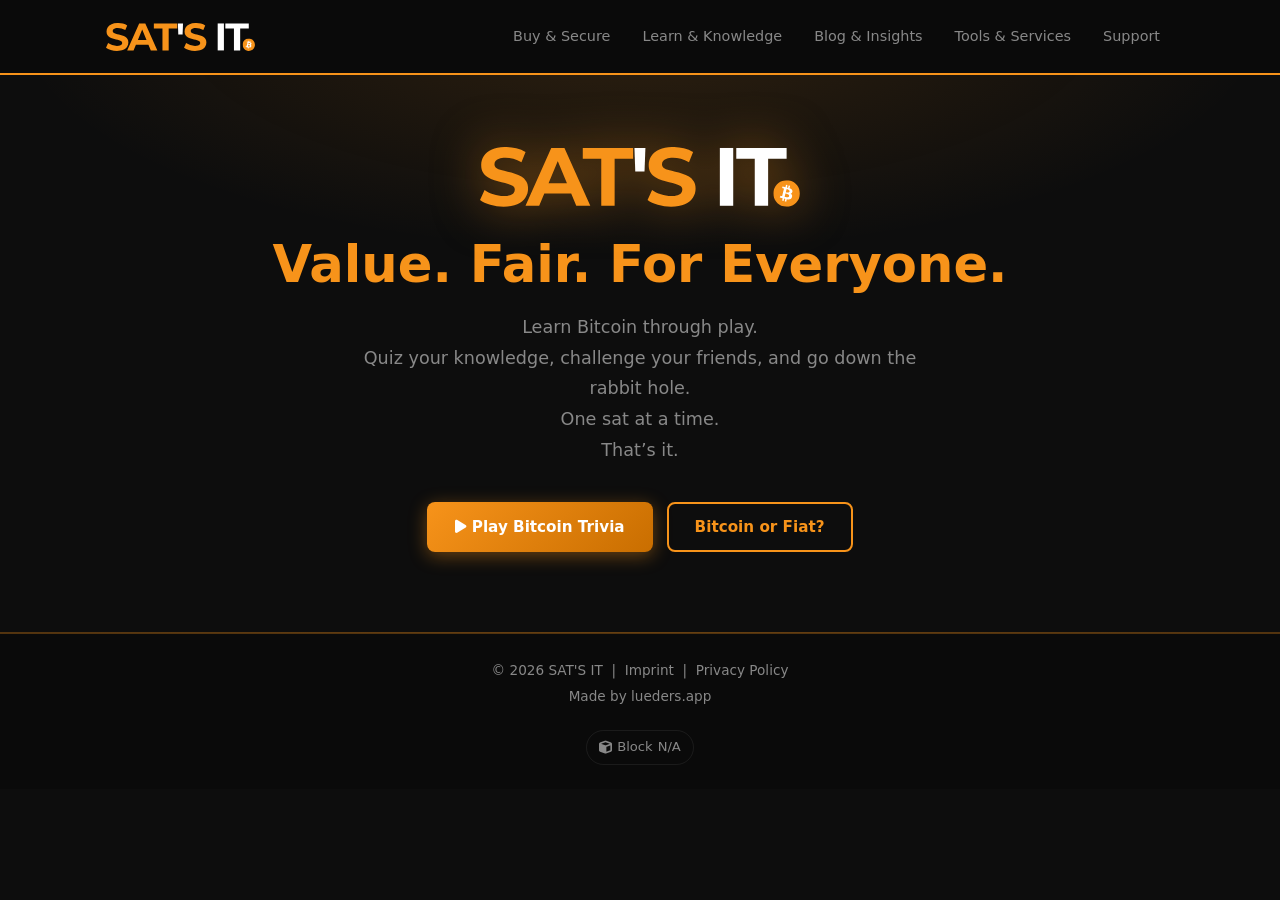
<file: index.html>
<!DOCTYPE html>
<html lang="en">
<head>
    <meta charset="UTF-8">
    <meta name="viewport" content="width=device-width, initial-scale=1.0">
    <meta name="referrer" content="no-referrer">
    <title>Sat's It – Bitcoin Education Hub</title>
    <meta name="description" content="Sat's It is your Bitcoin education hub. Learn Bitcoin through quizzes, games and interactive tools. Bitcoin Trivia Quiz, Bitcoin or Fiat, and more.">
    <link rel="icon" type="image/svg+xml" href="assets/images/bitcoin/Bitcoin.svg">
    <link rel="stylesheet" href="css/style.css">
    <link rel="stylesheet" href="assets/fontawesome/css/all.min.css">
    <link rel="canonical" href="https://sats-it.com/">
    <!-- Open Graph -->
    <meta property="og:type" content="website">
    <meta property="og:url" content="https://sats-it.com/">
    <meta property="og:title" content="Sat's It – Bitcoin Education Hub">
    <meta property="og:description" content="Learn Bitcoin through quizzes, games and interactive tools. Bitcoin Trivia Quiz, Bitcoin or Fiat, and more.">
    <meta property="og:image" content="https://sats-it.com/assets/images/logo/sats-it_logo_v1.webp">
    <meta property="og:site_name" content="Sat's It">
    <!-- Twitter Card -->
    <meta name="twitter:card" content="summary_large_image">
    <meta name="twitter:title" content="Sat's It – Bitcoin Education Hub">
    <meta name="twitter:description" content="Learn Bitcoin through quizzes, games and interactive tools. Bitcoin Trivia Quiz, Bitcoin or Fiat, and more.">
    <meta name="twitter:image" content="https://sats-it.com/assets/images/logo/sats-it_logo_v1.webp">
    <!-- Structured Data -->
    <script type="application/ld+json">
    {
      "@context": "https://schema.org",
      "@graph": [
        {
          "@type": "WebSite",
          "@id": "https://sats-it.com/#website",
          "url": "https://sats-it.com/",
          "name": "Sat's It",
          "description": "Bitcoin Education Hub"
        },
        {
          "@type": "Organization",
          "@id": "https://sats-it.com/#organization",
          "name": "Sat's It",
          "url": "https://sats-it.com/",
          "logo": {
            "@type": "ImageObject",
            "url": "https://sats-it.com/assets/images/logo/sats-it_logo_v1.webp"
          }
        }
      ]
    }
    </script>
</head>
<body>

<header>
    <div class="container">
        <div class="site-title">
            <a href="index.html">
                <img src="assets/images/logo/sats-it_logo_v1.svg" alt="SAT'S IT.">
            </a>
        </div>
        <button class="nav-toggle" aria-label="Toggle navigation" aria-expanded="false">
            <span></span><span></span><span></span>
        </button>
        <nav id="main-nav">
            <ul>
                <li><a href="/buy-secure">Buy &amp; Secure</a></li>
                <li><a href="/learn">Learn &amp; Knowledge</a></li>
                <li><a href="/blog">Blog &amp; Insights</a></li>
                <li><a href="/tools">Tools &amp; Services</a></li>
                <li><a href="/support">Support</a></li>
            </ul>
        </nav>
    </div>
</header>

<main>

    <!-- ── Hero ──────────────────────────────────────────────────────────── -->
    <section class="hero">
        <div class="container">
            <img src="assets/images/logo/sats-it_logo_v1.svg" alt="Sat's It" class="hero-logo">
            <h1>Value. Fair. <span class="hero-line--break">For Everyone.</span></h1>
            <p class="hero-sub">
                Learn Bitcoin through play.<br>
                Quiz your knowledge, challenge your friends, and go down the rabbit hole. <br>
                One sat at a time.<br>
                That’s it.
            </p>
            <div class="hero-cta">
                <a href="/learn/bitcoin-quiz/" class="btn-primary">
                    <i class="fas fa-play"></i> Play Bitcoin Trivia
                </a>
                <a href="https://bitcoinorfiat.com" target="_blank" rel="noopener noreferrer" class="btn-outline">
                    Bitcoin or Fiat?
                </a>
            </div>
        </div>
    </section>



</main>

<footer>
    <div class="container">
        <p>
            &copy; 2026 SAT'S IT &nbsp;|&nbsp;
            <a href="https://legal.lueders.solutions/en/imprint/" target="_blank" rel="noopener noreferrer">Imprint</a>
            &nbsp;|&nbsp;
            <a href="https://legal.lueders.solutions/en/privacy/web-sats-it/" target="_blank" rel="noopener noreferrer">Privacy Policy</a>
        </p>
        <p>Made by <a href="https://lueders.app" target="_blank" rel="noopener noreferrer">lueders.app</a></p>
        <p class="block-height-badge">
            <a href="https://mempool.space" target="_blank" rel="noopener noreferrer">
                <i class="fas fa-cube"></i>
                Block <span id="block-height">…</span>
            </a>
        </p>
    </div>
</footer>

<!-- Actual block height script -->
<script src="js/nav.js"></script>
<script>
(function () {
    var el = document.getElementById('block-height');
    if (!el) return;

    function updateBlockHeight() {
        fetch('https://mempool.space/api/blocks/tip/height')
            .then(function (r) { return r.ok ? r.text() : Promise.reject(r.status); })
            .then(function (h) { el.textContent = Number(h).toLocaleString(); })
            .catch(function () { el.textContent = 'N/A'; });
    }

    // Initial load
    updateBlockHeight();

    // Auto-update every 30 seconds
    setInterval(updateBlockHeight, 30000);
})();
</script>

</body>
</html>
</file>
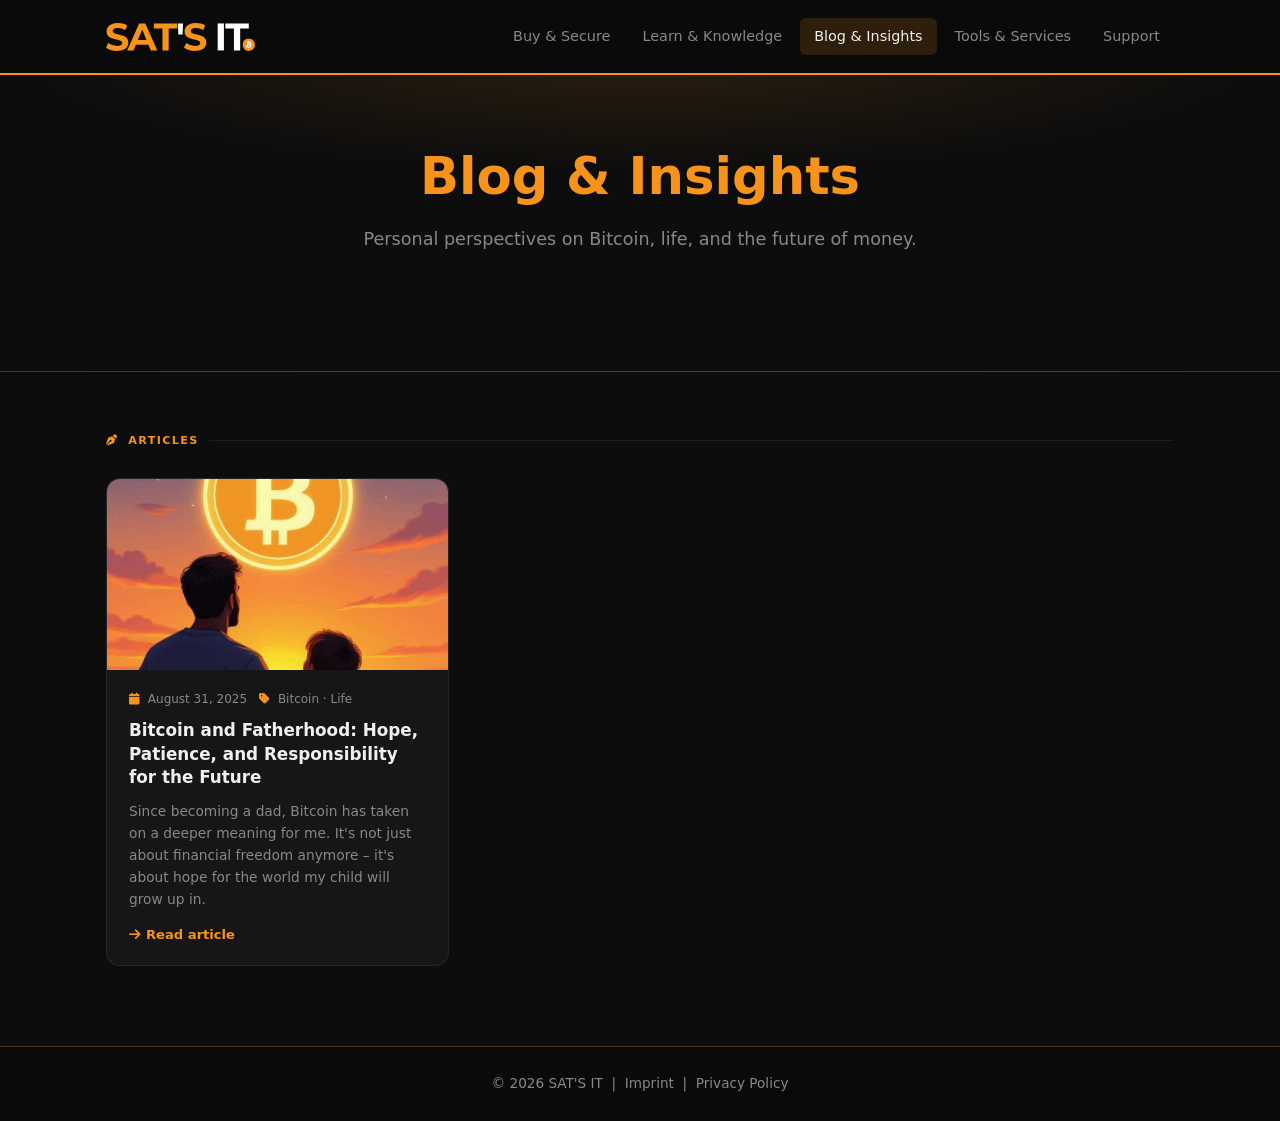
<file: blog/index.html>
<!DOCTYPE html>
<html lang="en">
<head>
    <meta charset="UTF-8">
    <meta name="viewport" content="width=device-width, initial-scale=1.0">
    <meta name="referrer" content="no-referrer">
    <title>Bitcoin Blog – Sat's It</title>
    <meta name="description" content="Articles on Bitcoin, life, and the future of money. Personal perspectives from the Sat's It team.">
    <link rel="icon" type="image/svg+xml" href="../assets/images/bitcoin/Bitcoin.svg">
    <link rel="stylesheet" href="../css/style.css">
    <link rel="stylesheet" href="../assets/fontawesome/css/all.min.css">
    <link rel="canonical" href="https://sats-it.com/blog/">
    <!-- Open Graph -->
    <meta property="og:type" content="website">
    <meta property="og:url" content="https://sats-it.com/blog/">
    <meta property="og:title" content="Bitcoin Blog – Sat's It">
    <meta property="og:description" content="Articles on Bitcoin, life, and the future of money. Personal perspectives from the Sat's It team.">
    <meta property="og:image" content="https://sats-it.com/assets/images/logo/sats-it_logo_v1.webp">
    <meta property="og:site_name" content="Sat's It">
    <!-- Twitter Card -->
    <meta name="twitter:card" content="summary_large_image">
    <meta name="twitter:title" content="Bitcoin Blog – Sat's It">
    <meta name="twitter:description" content="Articles on Bitcoin, life, and the future of money. Personal perspectives from the Sat's It team.">
    <meta name="twitter:image" content="https://sats-it.com/assets/images/logo/sats-it_logo_v1.webp">
    <!-- Structured Data -->
    <script type="application/ld+json">
    {
      "@context": "https://schema.org",
      "@type": "Blog",
      "url": "https://sats-it.com/blog/",
      "name": "Bitcoin Blog – Sat's It",
      "description": "Articles on Bitcoin, life, and the future of money.",
      "publisher": {
        "@type": "Organization",
        "name": "Sat's It",
        "url": "https://sats-it.com/"
      }
    }
    </script>
    <style>
        .blog-grid {
            display: grid;
            grid-template-columns: repeat(auto-fill, minmax(300px, 1fr));
            gap: 20px;
            margin-top: 28px;
        }
        .blog-card {
            background: var(--bg-card);
            border: 1px solid var(--border);
            border-radius: 14px;
            overflow: hidden;
            display: flex;
            flex-direction: column;
            transition: background .25s, box-shadow .25s, border-color .25s;
            text-decoration: none;
        }
        .blog-card:hover {
            background: var(--bg-card-h);
            border-color: var(--border-btc);
            box-shadow: 0 8px 28px rgba(0,0,0,.35);
            color: inherit;
        }
        .blog-card-img {
            width: 100%;
            aspect-ratio: 16/9;
            object-fit: cover;
            display: block;
        }
        .blog-card-body {
            padding: 20px 22px;
            display: flex;
            flex-direction: column;
            gap: 10px;
            flex: 1;
        }
        .blog-card-meta {
            font-size: .75rem;
            color: var(--muted);
            display: flex;
            gap: 12px;
            flex-wrap: wrap;
        }
        .blog-card-meta i { color: var(--btc); margin-right: 4px; }
        .blog-card h3 {
            font-size: 1.05rem;
            font-weight: 700;
            color: var(--text);
            line-height: 1.4;
        }
        .blog-card p {
            font-size: .86rem;
            color: var(--muted);
            line-height: 1.6;
            flex: 1;
        }
        .blog-card-read {
            display: inline-flex;
            align-items: center;
            gap: 6px;
            font-size: .82rem;
            font-weight: 600;
            color: var(--btc);
            margin-top: 4px;
        }
    </style>
</head>
<body>

<header>
    <div class="container">
        <div class="site-title">
            <a href="../index.html">
                <img src="../assets/images/logo/sats-it_logo_v1.svg" alt="Sat's It">
            </a>
        </div>
        <button class="nav-toggle" aria-label="Toggle navigation" aria-expanded="false">
            <span></span><span></span><span></span>
        </button>
        <nav id="main-nav">
            <ul>
                <li><a href="/buy-secure">Buy &amp; Secure</a></li>
                <li><a href="/learn">Learn &amp; Knowledge</a></li>
                <li><a href="/blog" class="active">Blog &amp; Insights</a></li>
                <li><a href="/tools">Tools &amp; Services</a></li>
                <li><a href="/support">Support</a></li>
            </ul>
        </nav>
    </div>
</header>

<main>
    <section class="hero">
        <div class="container">
            <h1>Blog & Insights</h1>
            <p class="hero-sub">
                Personal perspectives on Bitcoin, life, and the future of money.
            </p>
        </div>
    </section>

    <section class="projects">
        <div class="container">

            <div class="section-label orange">
                <i class="fas fa-pen-nib"></i> Articles
            </div>

            <div class="blog-grid">

                <a href="/blog/bitcoin-and-fatherhood/" class="blog-card">
                    <img src="../assets/images/blog/253f9983f65811427e6aeb2265001663b695ce657592ccee7c524b24f29067e9.jpg"
                         alt="Bitcoin and Fatherhood"
                         class="blog-card-img"
                         loading="lazy">
                    <div class="blog-card-body">
                        <div class="blog-card-meta">
                            <span><i class="fas fa-calendar"></i> August 31, 2025</span>
                            <span><i class="fas fa-tag"></i> Bitcoin &middot; Life</span>
                        </div>
                        <h3>Bitcoin and Fatherhood: Hope, Patience, and Responsibility for the Future</h3>
                        <p>Since becoming a dad, Bitcoin has taken on a deeper meaning for me. It's not just about financial freedom anymore – it's about hope for the world my child will grow up in.</p>
                        <span class="blog-card-read"><i class="fas fa-arrow-right"></i> Read article</span>
                    </div>
                </a>

            </div>

        </div>
    </section>
</main>

<footer>
    <div class="container">
        <p>
            &copy; 2026 SAT'S IT &nbsp;|&nbsp;
            <a href="https://legal.lueders.solutions/en/imprint/" target="_blank" rel="noopener noreferrer">Imprint</a>
            &nbsp;|&nbsp;
            <a href="https://legal.lueders.solutions/en/privacy/web-sats-it/" target="_blank" rel="noopener noreferrer">Privacy Policy</a>
        </p>
    </div>
</footer>

<script src="../js/nav.js"></script>
</body>
</html>
</file>
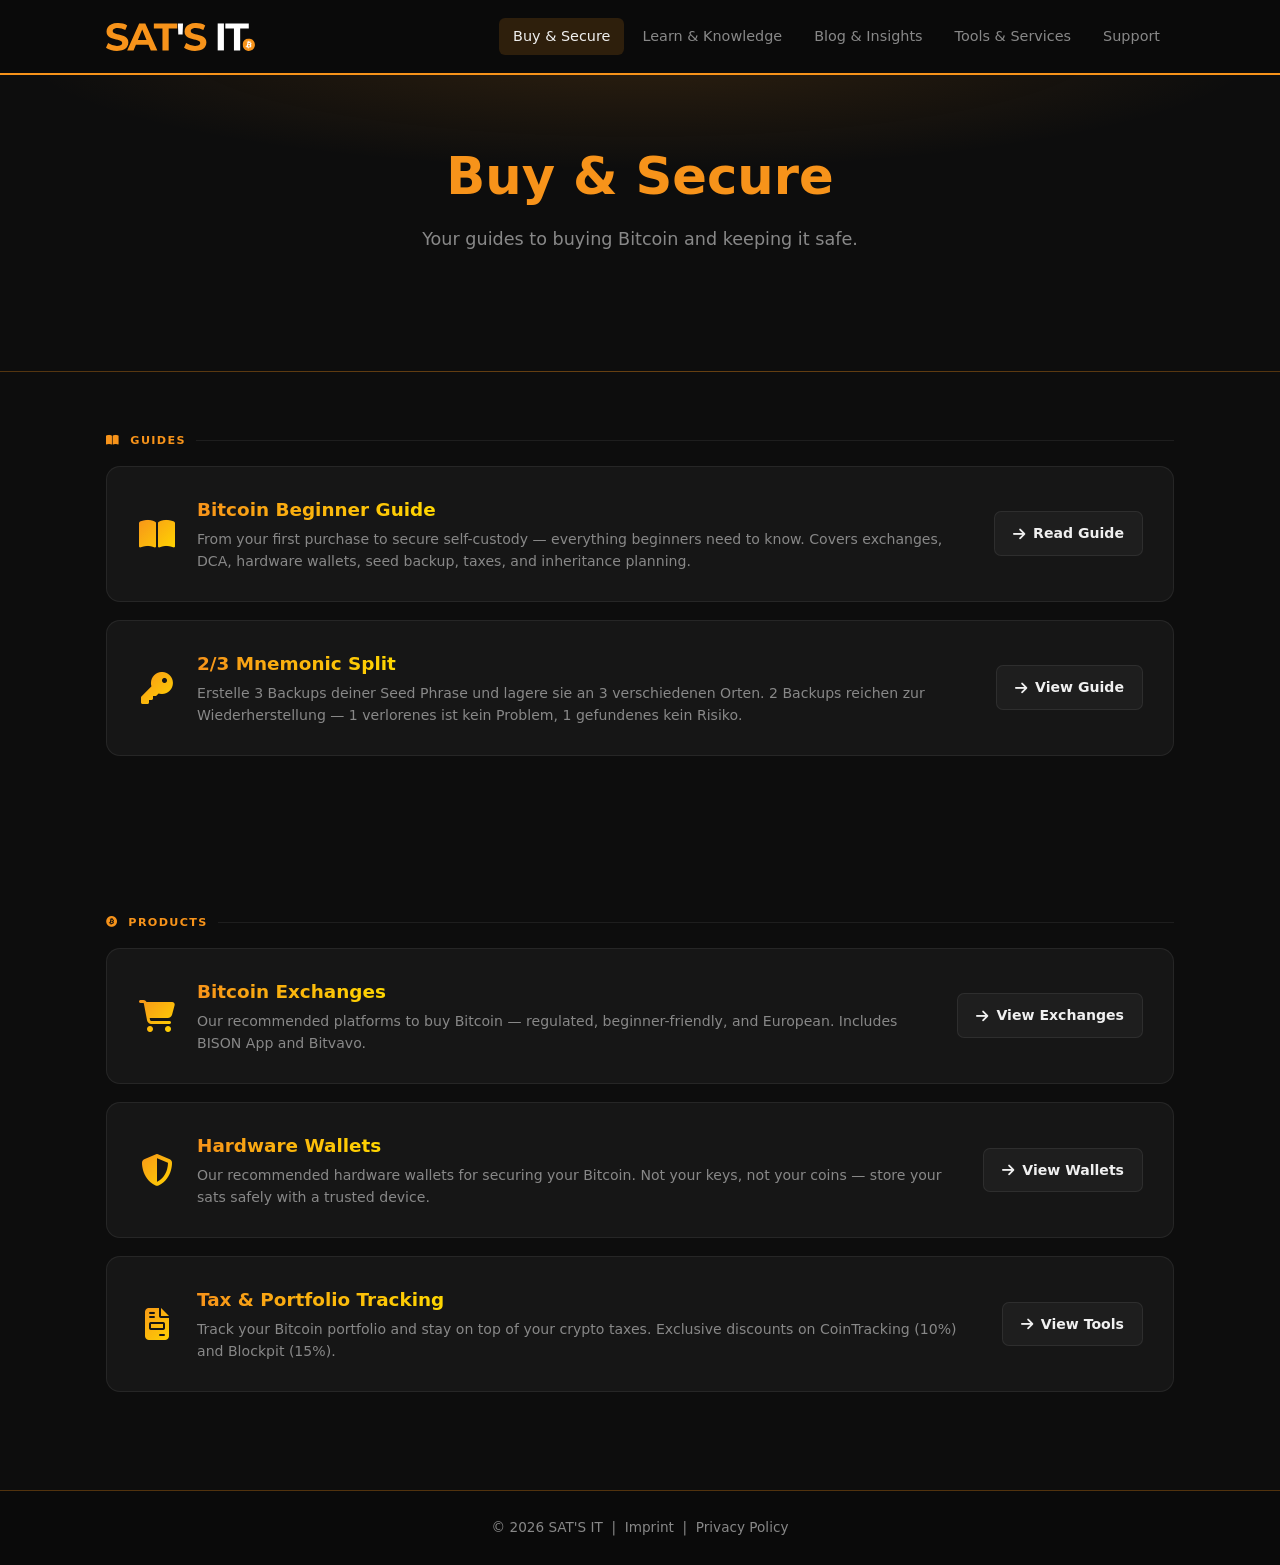
<file: buy-secure/index.html>
<!DOCTYPE html>
<html lang="en">
<head>
    <meta charset="UTF-8">
    <meta name="viewport" content="width=device-width, initial-scale=1.0">
    <meta name="referrer" content="no-referrer">
    <title>Buy &amp; Secure – Sat's It</title>
    <link rel="icon" type="image/svg+xml" href="../assets/images/bitcoin/Bitcoin.svg">
    <link rel="stylesheet" href="../css/style.css">
    <link rel="stylesheet" href="../assets/fontawesome/css/all.min.css">
    <meta name="description" content="Buy Bitcoin safely and secure your sats. Find recommended exchanges, hardware wallets, tax tools, and a step-by-step beginner guide.">
    <link rel="canonical" href="https://sats-it.com/buy-secure/">
    <!-- Open Graph -->
    <meta property="og:type" content="website">
    <meta property="og:url" content="https://sats-it.com/buy-secure/">
    <meta property="og:title" content="Buy &amp; Secure – Sat's It">
    <meta property="og:description" content="Buy Bitcoin safely and secure your sats. Find recommended exchanges, hardware wallets, tax tools, and a step-by-step beginner guide.">
    <meta property="og:image" content="https://sats-it.com/assets/images/logo/sats-it_logo_v1.webp">
    <meta property="og:site_name" content="Sat's It">
    <!-- Twitter Card -->
    <meta name="twitter:card" content="summary_large_image">
    <meta name="twitter:title" content="Buy &amp; Secure – Sat's It">
    <meta name="twitter:description" content="Buy Bitcoin safely and secure your sats. Find recommended exchanges, hardware wallets, tax tools, and a step-by-step beginner guide.">
    <meta name="twitter:image" content="https://sats-it.com/assets/images/logo/sats-it_logo_v1.webp">
    <!-- Structured Data -->
    <script type="application/ld+json">
    {
      "@context": "https://schema.org",
      "@type": "WebPage",
      "url": "https://sats-it.com/buy-secure/",
      "name": "Buy & Secure",
      "description": "Buy Bitcoin safely and secure your sats. Find recommended exchanges, hardware wallets, tax tools, and a step-by-step beginner guide.",
      "isPartOf": { "@id": "https://sats-it.com/#website" }
    }
    </script>
</head>
<body>

<header>
    <div class="container">
        <div class="site-title">
            <a href="../index.html">
                <img src="../assets/images/logo/sats-it_logo_v1.svg" alt="Sat's It">
            </a>
        </div>
        <button class="nav-toggle" aria-label="Toggle navigation" aria-expanded="false">
            <span></span><span></span><span></span>
        </button>
        <nav id="main-nav">
            <ul>
                <li><a href="/buy-secure" class="active">Buy &amp; Secure</a></li>
                <li><a href="/learn">Learn &amp; Knowledge</a></li>
                <li><a href="/blog">Blog &amp; Insights</a></li>
                <li><a href="/tools">Tools &amp; Services</a></li>
                <li><a href="/support">Support</a></li>
            </ul>
        </nav>
    </div>
</header>

<main>
    <section class="hero">
        <div class="container">
            <h1>Buy &amp; Secure</h1>
            <p class="hero-sub">Your guides to buying Bitcoin and keeping it safe.</p>
        </div>
    </section>

    <section class="projects">
        <div class="container">
            <div class="section-label orange">
                <i class="fas fa-book-open"></i> Guides
            </div>

            <div class="card">
                <div class="card-body">
                    <i class="fas fa-book-open card-icon"></i>
                    <div>
                        <h3><a href="/buy-secure/beginner-guide/">Bitcoin Beginner Guide</a></h3>
                        <p>
                            From your first purchase to secure self-custody — everything beginners need to know.
                            Covers exchanges, DCA, hardware wallets, seed backup, taxes, and inheritance planning.
                        </p>
                    </div>
                </div>
                <div class="card-actions">
                    <a href="/buy-secure/beginner-guide/" class="play-btn">
                        <i class="fas fa-arrow-right"></i> Read Guide
                    </a>
                </div>
            </div>

            <div class="card">
                <div class="card-body">
                    <i class="fas fa-key card-icon"></i>
                    <div>
                        <h3><a href="/buy-secure/mnemonic-split/">2/3 Mnemonic Split</a></h3>
                        <p>
                            Erstelle 3 Backups deiner Seed Phrase und lagere sie an 3 verschiedenen Orten.
                            2 Backups reichen zur Wiederherstellung — 1 verlorenes ist kein Problem,
                            1 gefundenes kein Risiko.
                        </p>
                    </div>
                </div>
                <div class="card-actions">
                    <a href="/buy-secure/mnemonic-split/" class="play-btn">
                        <i class="fas fa-arrow-right"></i> View Guide
                    </a>
                </div>
            </div>

        </div>
    </section>

    <section class="projects">
        <div class="container">
            <div class="section-label orange">
                <i class="fab fa-bitcoin"></i> Products
            </div>

            <div class="card">
                <div class="card-body">
                    <i class="fas fa-shopping-cart card-icon"></i>
                    <div>
                        <h3><a href="/buy-secure/exchanges/">Bitcoin Exchanges</a></h3>
                        <p>
                            Our recommended platforms to buy Bitcoin — regulated, beginner-friendly,
                            and European. Includes BISON App and Bitvavo.
                        </p>
                    </div>
                </div>
                <div class="card-actions">
                    <a href="/buy-secure/exchanges/" class="play-btn">
                        <i class="fas fa-arrow-right"></i> View Exchanges
                    </a>
                </div>
            </div>

            <div class="card">
                <div class="card-body">
                    <i class="fas fa-shield-halved card-icon"></i>
                    <div>
                        <h3><a href="/buy-secure/hardware-wallets/">Hardware Wallets</a></h3>
                        <p>
                            Our recommended hardware wallets for securing your Bitcoin.
                            Not your keys, not your coins — store your sats safely with a trusted device.
                        </p>
                    </div>
                </div>
                <div class="card-actions">
                    <a href="/buy-secure/hardware-wallets/" class="play-btn">
                        <i class="fas fa-arrow-right"></i> View Wallets
                    </a>
                </div>
            </div>

            <div class="card">
                <div class="card-body">
                    <i class="fas fa-file-invoice card-icon"></i>
                    <div>
                        <h3><a href="/buy-secure/tax-tracking/">Tax &amp; Portfolio Tracking</a></h3>
                        <p>
                            Track your Bitcoin portfolio and stay on top of your crypto taxes.
                            Exclusive discounts on CoinTracking (10%) and Blockpit (15%).
                        </p>
                    </div>
                </div>
                <div class="card-actions">
                    <a href="/buy-secure/tax-tracking/" class="play-btn">
                        <i class="fas fa-arrow-right"></i> View Tools
                    </a>
                </div>
            </div>

        </div>
    </section>
</main>

<footer>
    <div class="container">
        <p>
            &copy; 2026 SAT'S IT &nbsp;|&nbsp;
            <a href="https://legal.lueders.solutions/en/imprint/" target="_blank" rel="noopener noreferrer">Imprint</a>
            &nbsp;|&nbsp;
            <a href="https://legal.lueders.solutions/en/privacy/web-sats-it/" target="_blank" rel="noopener noreferrer">Privacy Policy</a>
        </p>
    </div>
</footer>

<script src="../js/nav.js"></script>
</body>
</html>
</file>
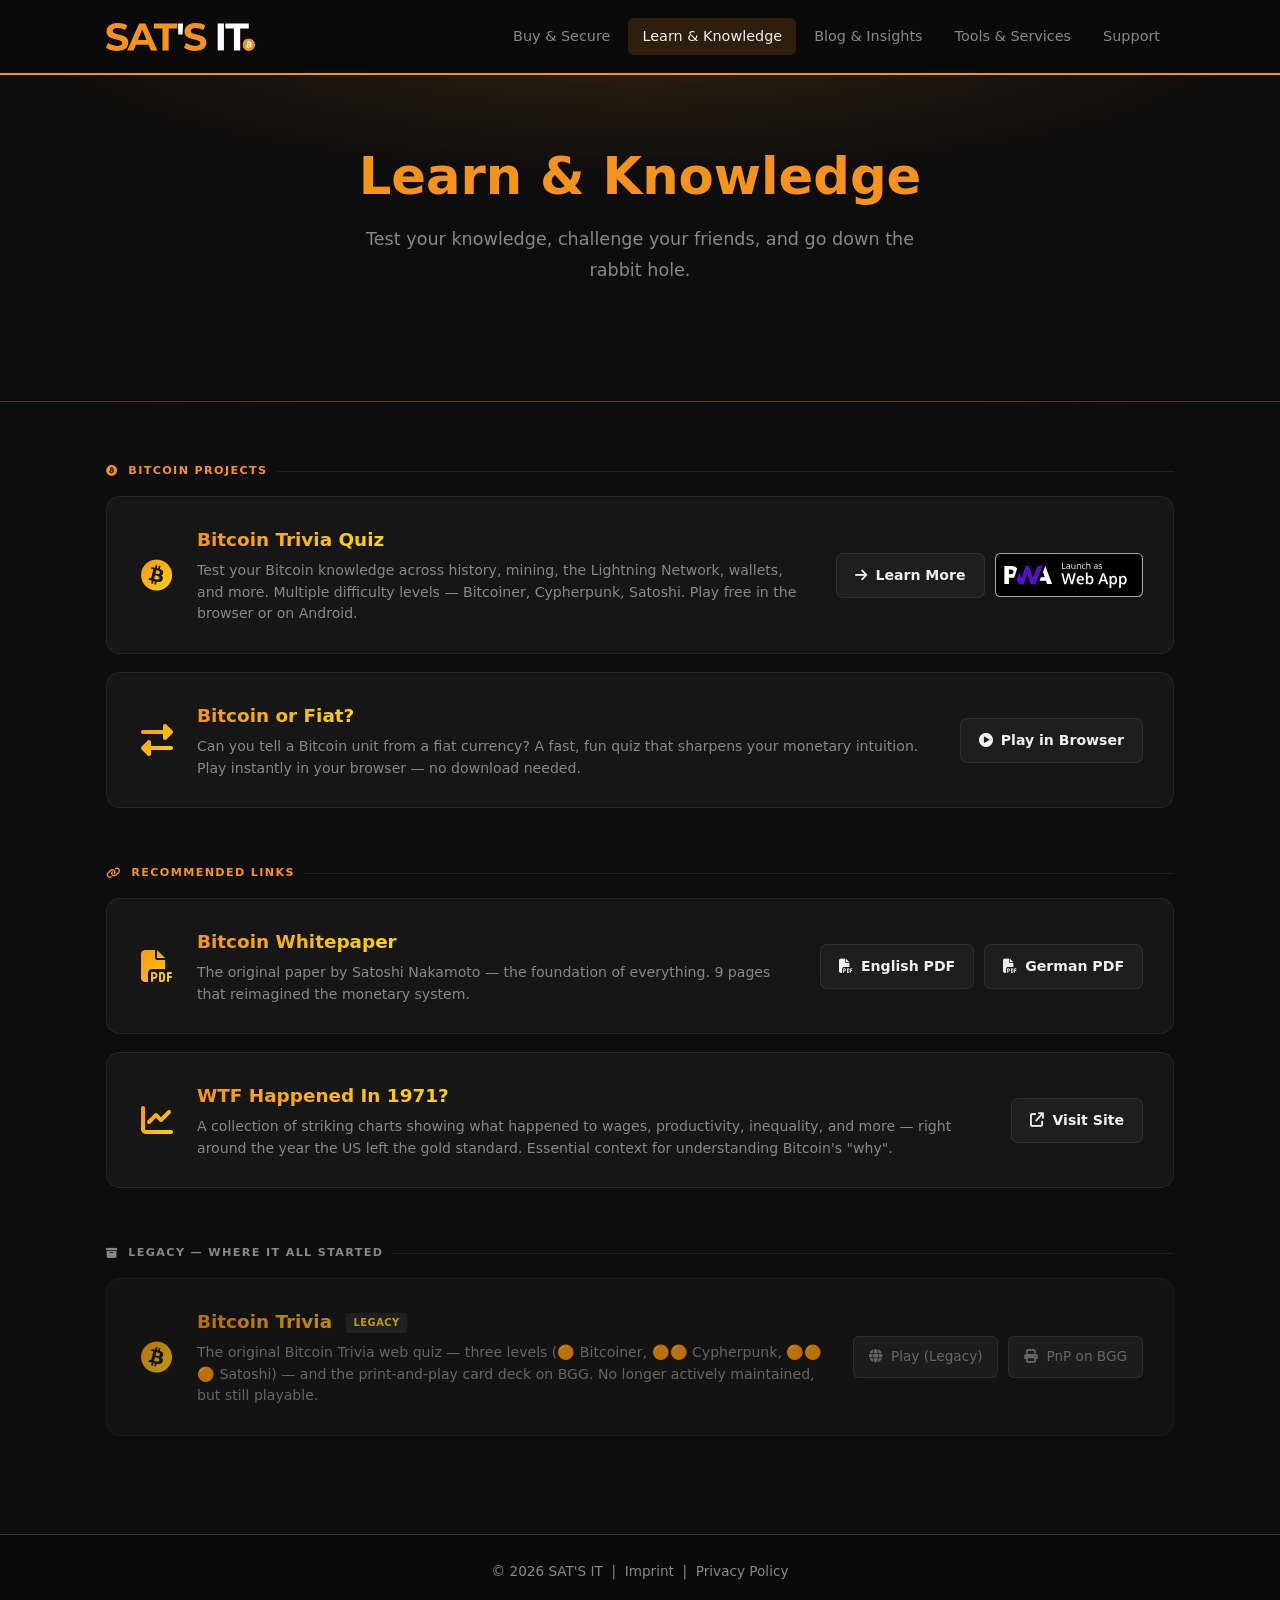
<file: learn/index.html>
<!DOCTYPE html>
<html lang="en">
<head>
    <meta charset="UTF-8">
    <meta name="viewport" content="width=device-width, initial-scale=1.0">
    <meta name="referrer" content="no-referrer">
    <title>Learn &amp; Knowledge – Sat's It</title>
    <link rel="icon" type="image/svg+xml" href="../assets/images/bitcoin/Bitcoin.svg">
    <link rel="stylesheet" href="../css/style.css">
    <link rel="stylesheet" href="../assets/fontawesome/css/all.min.css">
    <meta name="description" content="Expand your Bitcoin knowledge. Free quizzes, interactive tools, and educational resources — for beginners and seasoned Bitcoiners alike.">
    <link rel="canonical" href="https://sats-it.com/learn/">
    <!-- Open Graph -->
    <meta property="og:type" content="website">
    <meta property="og:url" content="https://sats-it.com/learn/">
    <meta property="og:title" content="Learn &amp; Knowledge – Sat's It">
    <meta property="og:description" content="Expand your Bitcoin knowledge. Free quizzes, interactive tools, and educational resources — for beginners and seasoned Bitcoiners alike.">
    <meta property="og:image" content="https://sats-it.com/assets/images/logo/sats-it_logo_v1.webp">
    <meta property="og:site_name" content="Sat's It">
    <!-- Twitter Card -->
    <meta name="twitter:card" content="summary_large_image">
    <meta name="twitter:title" content="Learn &amp; Knowledge – Sat's It">
    <meta name="twitter:description" content="Expand your Bitcoin knowledge. Free quizzes, interactive tools, and educational resources — for beginners and seasoned Bitcoiners alike.">
    <meta name="twitter:image" content="https://sats-it.com/assets/images/logo/sats-it_logo_v1.webp">
    <!-- Structured Data -->
    <script type="application/ld+json">
    {
      "@context": "https://schema.org",
      "@type": "WebPage",
      "url": "https://sats-it.com/learn/",
      "name": "Learn & Knowledge",
      "description": "Expand your Bitcoin knowledge. Free quizzes, interactive tools, and educational resources.",
      "isPartOf": { "@id": "https://sats-it.com/#website" }
    }
    </script>
</head>
<body>

<header>
    <div class="container">
        <div class="site-title">
            <a href="../index.html">
                <img src="../assets/images/logo/sats-it_logo_v1.svg" alt="Sat's It">
            </a>
        </div>
        <button class="nav-toggle" aria-label="Toggle navigation" aria-expanded="false">
            <span></span><span></span><span></span>
        </button>
        <nav id="main-nav">
            <ul>
                <li><a href="/buy-secure">Buy &amp; Secure</a></li>
                <li><a href="/learn" class="active">Learn &amp; Knowledge</a></li>
                <li><a href="/blog">Blog &amp; Insights</a></li>
                <li><a href="/tools">Tools &amp; Services</a></li>
                <li><a href="/support">Support</a></li>
            </ul>
        </nav>
    </div>
</header>

<main>
    <section class="hero">
        <div class="container">
            <h1>Learn &amp; Knowledge</h1>
            <p class="hero-sub">Test your knowledge, challenge your friends, and go down the rabbit hole.</p>
        </div>
    </section>

    <!-- ── Projects ──────────────────────────────────────────────────────── -->
    <section class="projects">
        <div class="container">

            <div class="section-label orange">
                <i class="fab fa-bitcoin"></i> Bitcoin Projects
            </div>

            <!-- Bitcoin Trivia Quiz -->
            <div class="card">
                <div class="card-body">
                    <i class="fab fa-bitcoin card-icon"></i>
                    <div>
                        <h3><a href="/learn/bitcoin-quiz/">Bitcoin Trivia Quiz</a></h3>
                        <p>
                            Test your Bitcoin knowledge across history, mining, the Lightning Network,
                            wallets, and more. Multiple difficulty levels — Bitcoiner, Cypherpunk, Satoshi.
                            Play free in the browser or on Android.
                        </p>
                    </div>
                </div>
                <div class="card-actions">
                    <a href="/learn/bitcoin-quiz/" class="play-btn">
                        <i class="fas fa-arrow-right"></i> Learn More
                    </a>
                    <a href="https://bitcoin.triviaquiz.games" target="_blank" rel="noopener noreferrer" class="store-btn">
                        <img src="../assets/images/pwa/PWA-dark-en.svg" alt="Open as PWA" class="store-badge">
                    </a>
                </div>
            </div>

            <!-- Bitcoin or Fiat? -->
            <div class="card">
                <div class="card-body">
                    <i class="fas fa-exchange-alt card-icon"></i>
                    <div>
                        <h3><a href="https://bitcoinorfiat.com" target="_blank" rel="noopener noreferrer">Bitcoin or Fiat?</a></h3>
                        <p>
                            Can you tell a Bitcoin unit from a fiat currency? A fast, fun quiz that sharpens
                            your monetary intuition. Play instantly in your browser — no download needed.
                        </p>
                    </div>
                </div>
                <div class="card-actions">
                    <a href="https://bitcoinorfiat.com" target="_blank" rel="noopener noreferrer" class="play-btn">
                        <i class="fas fa-play-circle"></i> Play in Browser
                    </a>
                </div>
            </div>

            <!-- ── Recommended Links ──────────────────────────────────────── -->
            <div style="margin-top: 56px;">
                <div class="section-label orange">
                    <i class="fas fa-link"></i> Recommended Links
                </div>

                <div class="card">
                    <div class="card-body">
                        <i class="fas fa-file-pdf card-icon"></i>
                        <div>
                            <h3><a href="https://bitcoin.org/bitcoin.pdf" target="_blank" rel="noopener noreferrer">Bitcoin Whitepaper</a></h3>
                            <p>
                                The original paper by Satoshi Nakamoto — the foundation of everything.
                                9 pages that reimagined the monetary system.
                            </p>
                        </div>
                    </div>
                    <div class="card-actions">
                        <a href="https://bitcoin.org/bitcoin.pdf" target="_blank" rel="noopener noreferrer" class="play-btn">
                            <i class="fas fa-file-pdf"></i> English PDF
                        </a>
                        <a href="https://bitcoin.org/files/bitcoin-paper/bitcoin_de.pdf" target="_blank" rel="noopener noreferrer" class="play-btn">
                            <i class="fas fa-file-pdf"></i> German PDF
                        </a>
                    </div>
                </div>

                <div class="card">
                    <div class="card-body">
                        <i class="fas fa-chart-line card-icon"></i>
                        <div>
                            <h3><a href="https://wtfhappenedin1971.com/" target="_blank" rel="noopener noreferrer">WTF Happened In 1971?</a></h3>
                            <p>
                                A collection of striking charts showing what happened to wages, productivity,
                                inequality, and more — right around the year the US left the gold standard.
                                Essential context for understanding Bitcoin's "why".
                            </p>
                        </div>
                    </div>
                    <div class="card-actions">
                        <a href="https://wtfhappenedin1971.com/" target="_blank" rel="noopener noreferrer" class="play-btn">
                            <i class="fas fa-arrow-up-right-from-square"></i> Visit Site
                        </a>
                    </div>
                </div>
            </div>

            <!-- ── Legacy ─────────────────────────────────────────────────── -->
            <div style="margin-top: 56px;">
                <div class="section-label">
                    <i class="fas fa-archive"></i> Legacy — where it all started
                </div>

                <!-- Bitcoin Trivia Legacy -->
                <div class="card card--legacy">
                    <div class="card-body">
                        <i class="fab fa-bitcoin card-icon"></i>
                        <div>
                            <h3>
                                Bitcoin Trivia
                                <span class="tag-legacy">Legacy</span>
                            </h3>
                            <p>
                                The original Bitcoin Trivia web quiz — three levels (🟠 Bitcoiner,
                                🟠🟠 Cypherpunk, 🟠🟠🟠 Satoshi) — and the print-and-play card deck on BGG.
                                No longer actively maintained, but still playable.
                            </p>
                        </div>
                    </div>
                    <div class="card-actions">
                        <a href="../legacy/bitcoin/" class="btn-legacy">
                            <i class="fas fa-globe"></i> Play (Legacy)
                        </a>
                        <a href="https://boardgamegeek.com/boardgame/451160/bitcoin-trivia"
                           target="_blank" rel="noopener noreferrer" class="btn-legacy">
                            <i class="fas fa-print"></i> PnP on BGG
                        </a>
                    </div>
                </div>
            </div>

        </div>
    </section>
</main>

<footer>
    <div class="container">
        <p>
            &copy; 2026 SAT'S IT &nbsp;|&nbsp;
            <a href="https://legal.lueders.solutions/en/imprint/" target="_blank" rel="noopener noreferrer">Imprint</a>
            &nbsp;|&nbsp;
            <a href="https://legal.lueders.solutions/en/privacy/web-sats-it/" target="_blank" rel="noopener noreferrer">Privacy Policy</a>
        </p>
    </div>
</footer>

<script src="../js/nav.js"></script>
</body>
</html>
</file>
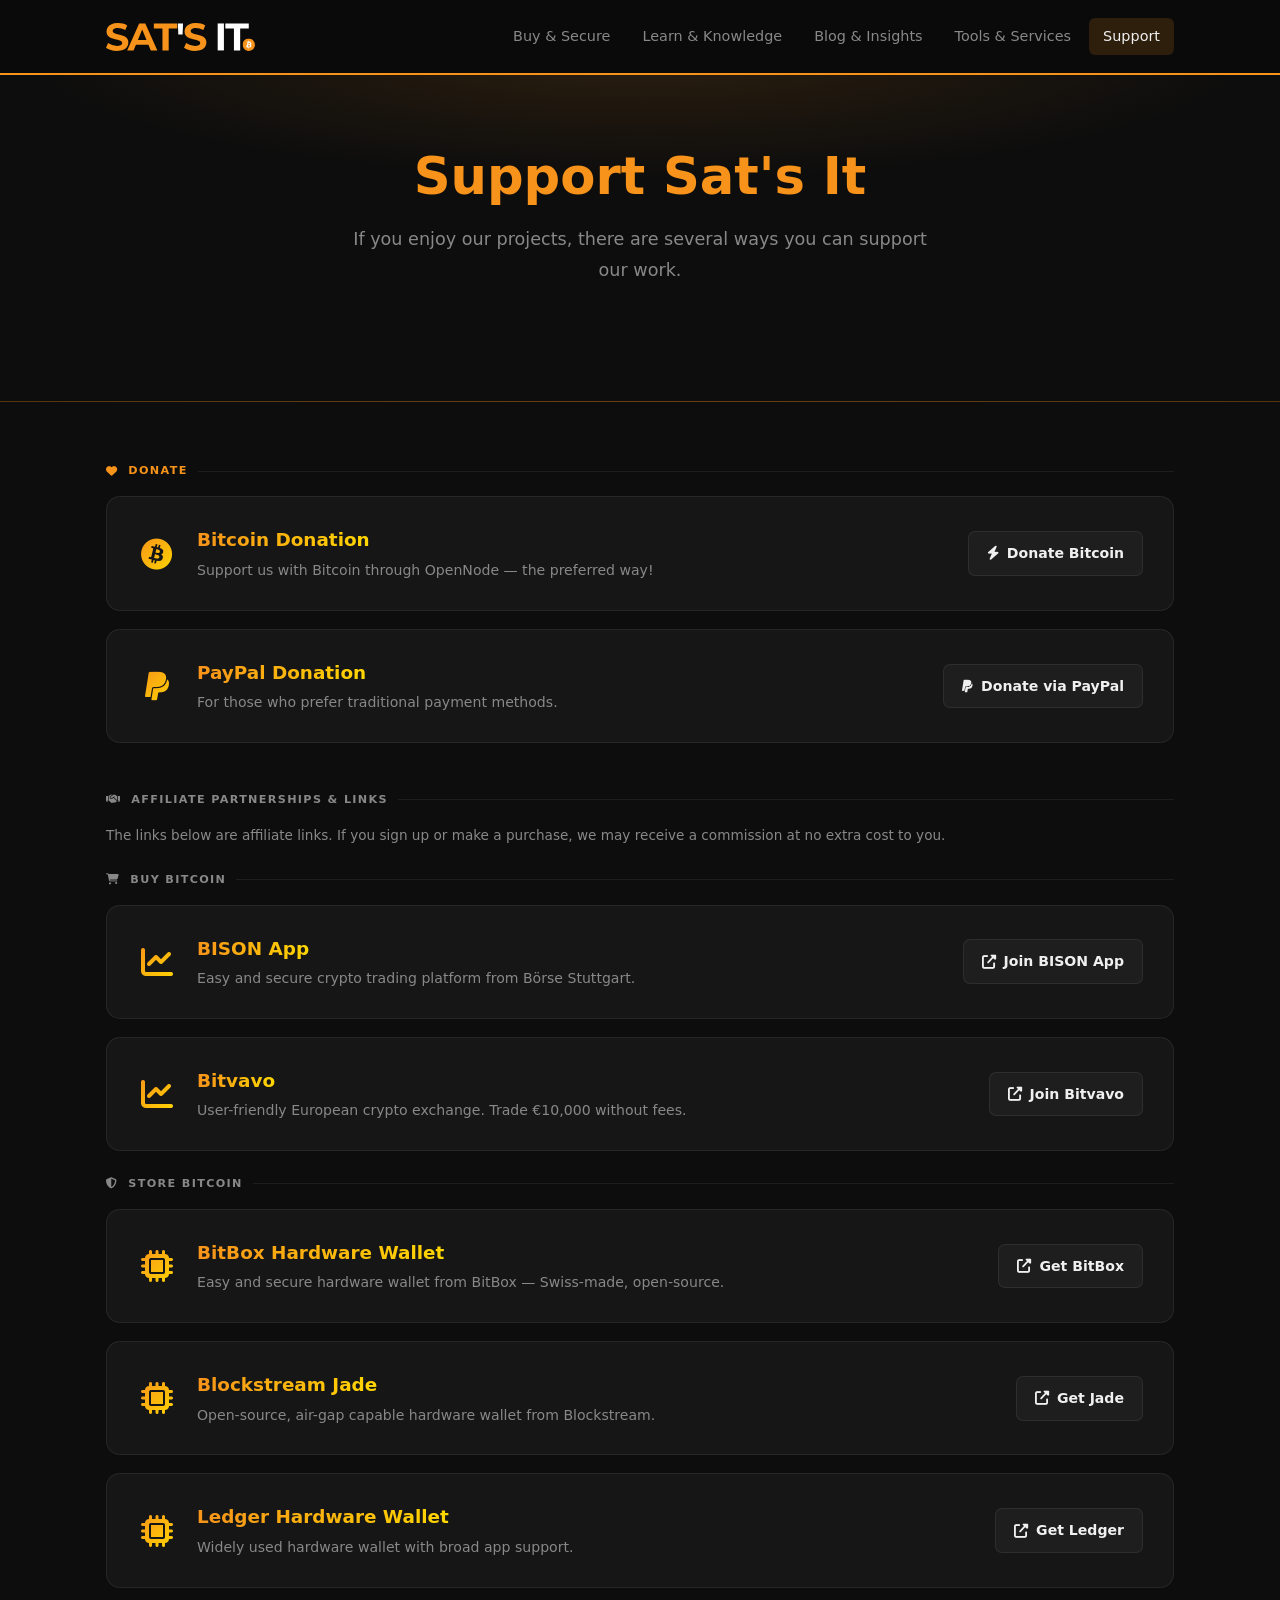
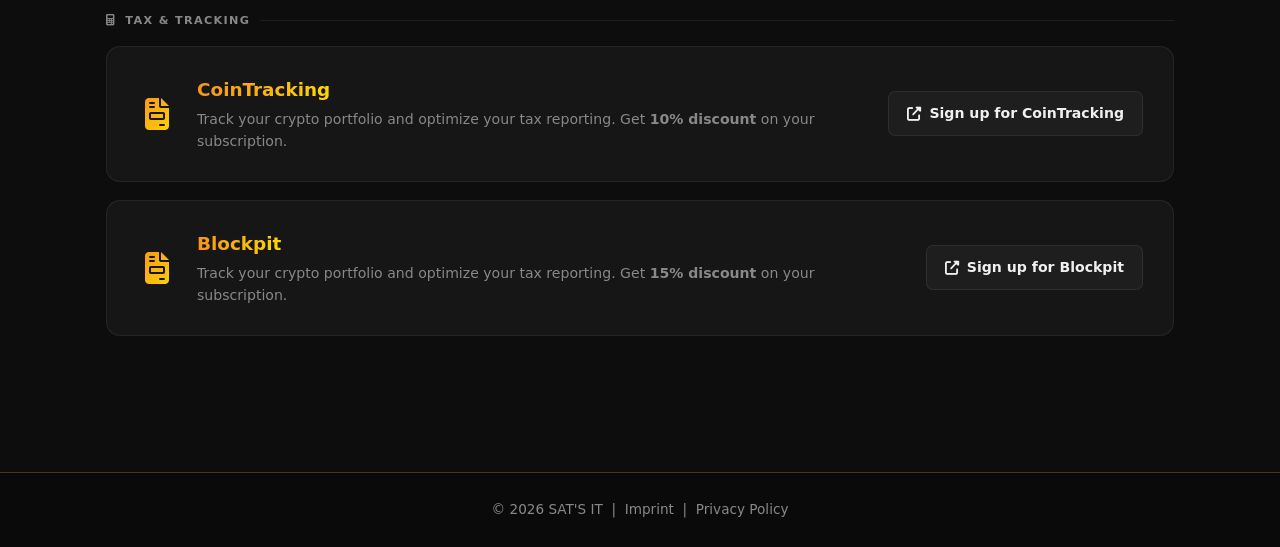
<file: support/index.html>
<!DOCTYPE html>
<html lang="en">
<head>
    <meta charset="UTF-8">
    <meta name="viewport" content="width=device-width, initial-scale=1.0">
    <meta name="referrer" content="no-referrer">
    <title>Support – Sat's It</title>
    <link rel="icon" type="image/svg+xml" href="../assets/images/bitcoin/Bitcoin.svg">
    <link rel="stylesheet" href="../css/style.css">
    <link rel="stylesheet" href="../assets/fontawesome/css/all.min.css">
    <meta name="description" content="Get support for Sat's It. Find answers to common questions, contact us, or explore our Bitcoin education resources.">
    <link rel="canonical" href="https://sats-it.com/support/">
    <!-- Open Graph -->
    <meta property="og:type" content="website">
    <meta property="og:url" content="https://sats-it.com/support/">
    <meta property="og:title" content="Support – Sat's It">
    <meta property="og:description" content="Get support for Sat's It. Find answers to common questions, contact us, or explore our Bitcoin education resources.">
    <meta property="og:image" content="https://sats-it.com/assets/images/logo/sats-it_logo_v1.webp">
    <meta property="og:site_name" content="Sat's It">
    <!-- Twitter Card -->
    <meta name="twitter:card" content="summary_large_image">
    <meta name="twitter:title" content="Support – Sat's It">
    <meta name="twitter:description" content="Get support for Sat's It. Find answers to common questions, contact us, or explore our Bitcoin education resources.">
    <meta name="twitter:image" content="https://sats-it.com/assets/images/logo/sats-it_logo_v1.webp">
    <!-- Structured Data -->
    <script type="application/ld+json">
    {
      "@context": "https://schema.org",
      "@type": "WebPage",
      "url": "https://sats-it.com/support/",
      "name": "Support",
      "description": "Get support for Sat's It. Find answers to common questions, contact us, or explore our Bitcoin education resources.",
      "isPartOf": { "@id": "https://sats-it.com/#website" }
    }
    </script>
</head>
<body>

<header>
    <div class="container">
        <div class="site-title">
            <a href="../index.html">
                <img src="../assets/images/logo/sats-it_logo_v1.svg" alt="Sat's It">
            </a>
        </div>
        <button class="nav-toggle" aria-label="Toggle navigation" aria-expanded="false">
            <span></span><span></span><span></span>
        </button>
        <nav id="main-nav">
            <ul>
                <li><a href="/buy-secure">Buy &amp; Secure</a></li>
                <li><a href="/learn">Learn &amp; Knowledge</a></li>
                <li><a href="/blog">Blog &amp; Insights</a></li>
                <li><a href="/tools">Tools &amp; Services</a></li>
                <li><a href="/support" class="active">Support</a></li>
            </ul>
        </nav>
    </div>
</header>

<main>
    <section class="hero">
        <div class="container">
            <h1>Support Sat's It</h1>
            <p class="hero-sub">If you enjoy our projects, there are several ways you can support our work.</p>
        </div>
    </section>

    <section class="projects">
        <div class="container">

            <!-- Donate -->
            <div class="section-label orange">
                <i class="fas fa-heart"></i> Donate
            </div>

            <div class="card">
                <div class="card-body">
                    <i class="fab fa-bitcoin card-icon"></i>
                    <div>
                        <h3>Bitcoin Donation</h3>
                        <p>Support us with Bitcoin through OpenNode — the preferred way!</p>
                    </div>
                </div>
                <div class="card-actions">
                    <a href="https://checkout.opennode.com/p/ffd4467e-e41c-4b6e-9ceb-4bd394254fe8" target="_blank" rel="noopener noreferrer" class="play-btn">
                        <i class="fas fa-bolt"></i> Donate Bitcoin
                    </a>
                </div>
            </div>

            <div class="card">
                <div class="card-body">
                    <i class="fab fa-paypal card-icon"></i>
                    <div>
                        <h3>PayPal Donation</h3>
                        <p>For those who prefer traditional payment methods.</p>
                    </div>
                </div>
                <div class="card-actions">
                    <a href="https://PayPal.Me/luederssolutions" target="_blank" rel="noopener noreferrer" class="play-btn">
                        <i class="fab fa-paypal"></i> Donate via PayPal
                    </a>
                </div>
            </div>

            <!-- Affiliate -->
            <div class="section-label" style="margin-top: 48px;">
                <i class="fas fa-handshake"></i> Affiliate Partnerships &amp; Links
            </div>
            <p style="color: var(--muted); font-size: .85rem; margin-bottom: 24px;">
                The links below are affiliate links. If you sign up or make a purchase, we may receive a commission at no extra cost to you.
            </p>

            <div class="section-label" style="margin-top: 0;">
                <i class="fas fa-shopping-cart"></i> Buy Bitcoin
            </div>

            <div class="card">
                <div class="card-body">
                    <i class="fas fa-chart-line card-icon"></i>
                    <div>
                        <h3>BISON App</h3>
                        <p>Easy and secure crypto trading platform from Börse Stuttgart.</p>
                    </div>
                </div>
                <div class="card-actions">
                    <a href="https://ldrs.uk/bison-bt" target="_blank" rel="noopener noreferrer" class="play-btn">
                        <i class="fas fa-external-link-alt"></i> Join BISON App
                    </a>
                </div>
            </div>

            <div class="card">
                <div class="card-body">
                    <i class="fas fa-chart-line card-icon"></i>
                    <div>
                        <h3>Bitvavo</h3>
                        <p>User-friendly European crypto exchange. Trade €10,000 without fees.</p>
                    </div>
                </div>
                <div class="card-actions">
                    <a href="https://ldrs.uk/bitvavo-bt" target="_blank" rel="noopener noreferrer" class="play-btn">
                        <i class="fas fa-external-link-alt"></i> Join Bitvavo
                    </a>
                </div>
            </div>

            <div class="section-label" style="margin-top: 24px;">
                <i class="fas fa-shield-alt"></i> Store Bitcoin
            </div>

            <div class="card">
                <div class="card-body">
                    <i class="fas fa-microchip card-icon"></i>
                    <div>
                        <h3>BitBox Hardware Wallet</h3>
                        <p>Easy and secure hardware wallet from BitBox — Swiss-made, open-source.</p>
                    </div>
                </div>
                <div class="card-actions">
                    <a href="https://ldrs.uk/bitbox-bt" target="_blank" rel="noopener noreferrer" class="play-btn">
                        <i class="fas fa-external-link-alt"></i> Get BitBox
                    </a>
                </div>
            </div>

            <div class="card">
                <div class="card-body">
                    <i class="fas fa-microchip card-icon"></i>
                    <div>
                        <h3>Blockstream Jade</h3>
                        <p>Open-source, air-gap capable hardware wallet from Blockstream.</p>
                    </div>
                </div>
                <div class="card-actions">
                    <a href="https://ldrs.uk/jade-bt" target="_blank" rel="noopener noreferrer" class="play-btn">
                        <i class="fas fa-external-link-alt"></i> Get Jade
                    </a>
                </div>
            </div>

            <div class="card">
                <div class="card-body">
                    <i class="fas fa-microchip card-icon"></i>
                    <div>
                        <h3>Ledger Hardware Wallet</h3>
                        <p>Widely used hardware wallet with broad app support.</p>
                    </div>
                </div>
                <div class="card-actions">
                    <a href="https://ldrs.uk/ledger-bt" target="_blank" rel="noopener noreferrer" class="play-btn">
                        <i class="fas fa-external-link-alt"></i> Get Ledger
                    </a>
                </div>
            </div>

            <div class="section-label" style="margin-top: 24px;">
                <i class="fas fa-calculator"></i> Tax &amp; Tracking
            </div>

            <div class="card">
                <div class="card-body">
                    <i class="fas fa-file-invoice card-icon"></i>
                    <div>
                        <h3>CoinTracking</h3>
                        <p>Track your crypto portfolio and optimize your tax reporting. Get <strong>10% discount</strong> on your subscription.</p>
                    </div>
                </div>
                <div class="card-actions">
                    <a href="https://ldrs.uk/ct-bt" target="_blank" rel="noopener noreferrer" class="play-btn">
                        <i class="fas fa-external-link-alt"></i> Sign up for CoinTracking
                    </a>
                </div>
            </div>

            <div class="card" style="margin-bottom: 56px;">
                <div class="card-body">
                    <i class="fas fa-file-invoice card-icon"></i>
                    <div>
                        <h3>Blockpit</h3>
                        <p>Track your crypto portfolio and optimize your tax reporting. Get <strong>15% discount</strong> on your subscription.</p>
                    </div>
                </div>
                <div class="card-actions">
                    <a href="https://ldrs.uk/blockpit-bt" target="_blank" rel="noopener noreferrer" class="play-btn">
                        <i class="fas fa-external-link-alt"></i> Sign up for Blockpit
                    </a>
                </div>
            </div>

        </div>
    </section>
</main>

<footer>
    <div class="container">
        <p>
            &copy; 2026 SAT'S IT &nbsp;|&nbsp;
            <a href="https://legal.lueders.solutions/en/imprint/" target="_blank" rel="noopener noreferrer">Imprint</a>
            &nbsp;|&nbsp;
            <a href="https://legal.lueders.solutions/en/privacy/web-sats-it/" target="_blank" rel="noopener noreferrer">Privacy Policy</a>
        </p>
    </div>
</footer>

<script src="../js/nav.js"></script>
</body>
</html>
</file>
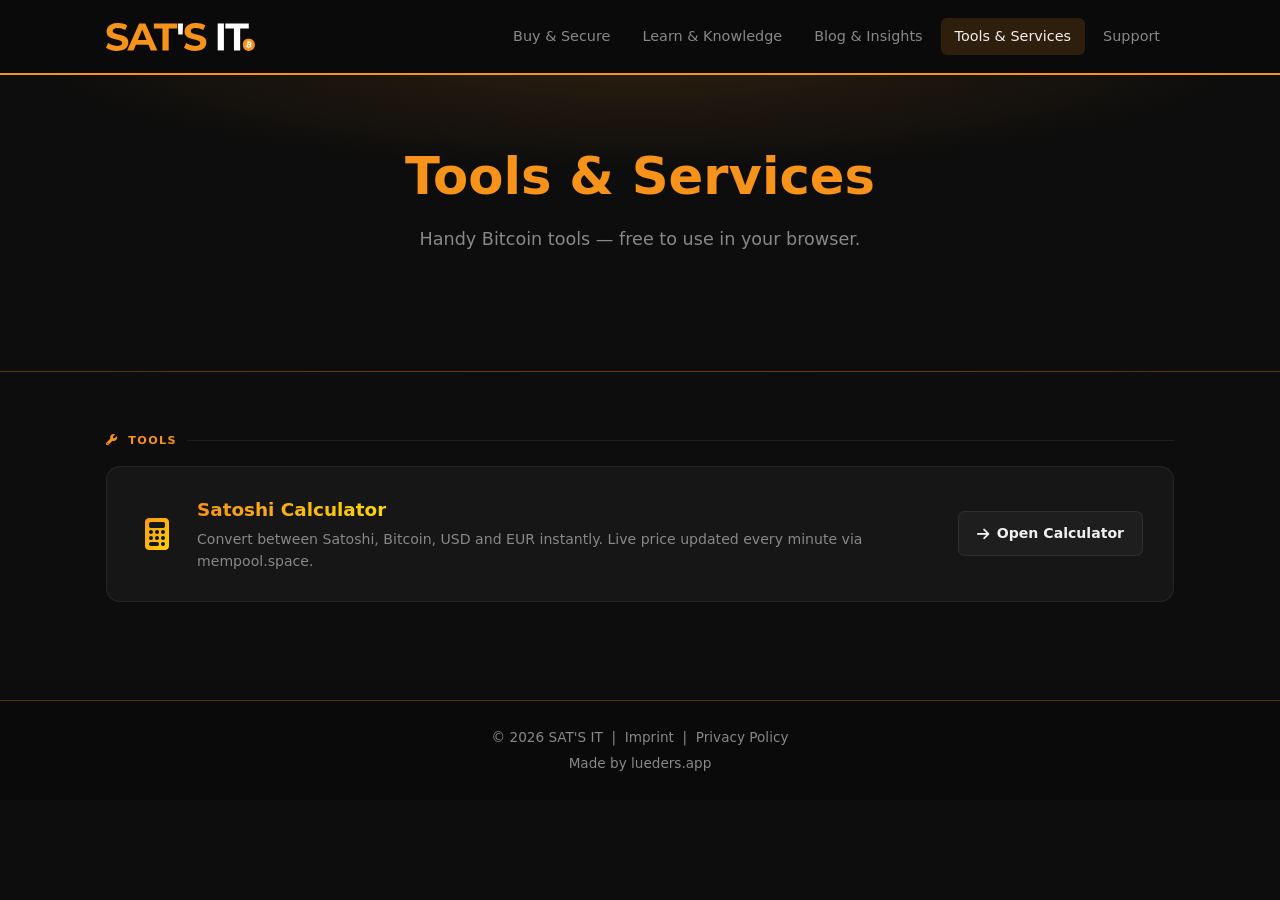
<file: tools/index.html>
<!DOCTYPE html>
<html lang="en">
<head>
    <meta charset="UTF-8">
    <meta name="viewport" content="width=device-width, initial-scale=1.0">
    <meta name="referrer" content="no-referrer">
    <title>Tools &amp; Services – Sat's It</title>
    <meta name="description" content="Free Bitcoin tools: Satoshi Calculator to convert between sats, BTC, USD and EUR with live prices. More tools coming soon.">
    <link rel="icon" type="image/svg+xml" href="../assets/images/bitcoin/Bitcoin.svg">
    <link rel="stylesheet" href="../css/style.css">
    <link rel="stylesheet" href="../assets/fontawesome/css/all.min.css">
    <link rel="canonical" href="https://sats-it.com/tools/">
    <!-- Open Graph -->
    <meta property="og:type" content="website">
    <meta property="og:url" content="https://sats-it.com/tools/">
    <meta property="og:title" content="Tools &amp; Services – Sat's It">
    <meta property="og:description" content="Free Bitcoin tools: Satoshi Calculator to convert between sats, BTC, USD and EUR with live prices. More tools coming soon.">
    <meta property="og:image" content="https://sats-it.com/assets/images/logo/sats-it_logo_v1.webp">
    <meta property="og:site_name" content="Sat's It">
    <!-- Twitter Card -->
    <meta name="twitter:card" content="summary_large_image">
    <meta name="twitter:title" content="Tools &amp; Services – Sat's It">
    <meta name="twitter:description" content="Free Bitcoin tools: Satoshi Calculator to convert between sats, BTC, USD and EUR with live prices. More tools coming soon.">
    <meta name="twitter:image" content="https://sats-it.com/assets/images/logo/sats-it_logo_v1.webp">
    <!-- Structured Data -->
    <script type="application/ld+json">
    {
      "@context": "https://schema.org",
      "@type": "WebPage",
      "url": "https://sats-it.com/tools/",
      "name": "Tools & Services",
      "description": "Free Bitcoin tools: Satoshi Calculator to convert between sats, BTC, USD and EUR with live prices.",
      "isPartOf": { "@id": "https://sats-it.com/#website" }
    }
    </script>
    <style>
        .calc-grid {
            display: grid;
            grid-template-columns: 1fr 1fr;
            gap: 16px;
            margin-top: 28px;
        }
        @media (max-width: 540px) {
            .calc-grid { grid-template-columns: 1fr; }
        }
        .calc-field {
            background: var(--bg-card);
            border: 1px solid var(--border);
            border-radius: 10px;
            padding: 16px 20px;
            transition: border-color .2s;
        }
        .calc-field:focus-within {
            border-color: var(--btc);
        }
        .calc-field label {
            display: flex;
            align-items: center;
            gap: 8px;
            font-size: .78rem;
            font-weight: 600;
            text-transform: uppercase;
            letter-spacing: .06em;
            color: var(--muted);
            margin-bottom: 8px;
        }
        .calc-field label i {
            color: var(--btc);
            font-size: .9rem;
        }
        .calc-field input {
            width: 100%;
            background: transparent;
            border: none;
            outline: none;
            color: var(--text);
            font-size: 1.6rem;
            font-weight: 700;
            font-family: inherit;
        }
        .calc-field input::placeholder { color: var(--muted); }
        .price-badge {
            display: inline-flex;
            align-items: center;
            gap: 8px;
            background: var(--bg-card);
            border: 1px solid var(--border-btc);
            border-radius: 20px;
            padding: 8px 16px;
            font-size: .85rem;
            color: var(--muted);
            margin-top: 28px;
        }
        .price-badge i { color: var(--btc); }
        .price-badge span { color: var(--btc); font-weight: 600; }
        .calc-note {
            margin-top: 20px;
            font-size: .8rem;
            color: var(--muted);
        }
    </style>
</head>
<body>

<header>
    <div class="container">
        <div class="site-title">
            <a href="../index.html">
                <img src="../assets/images/logo/sats-it_logo_v1.svg" alt="Sat's It">
            </a>
        </div>
        <button class="nav-toggle" aria-label="Toggle navigation" aria-expanded="false">
            <span></span><span></span><span></span>
        </button>
        <nav id="main-nav">
            <ul>
                <li><a href="/buy-secure">Buy &amp; Secure</a></li>
                <li><a href="/learn">Learn &amp; Knowledge</a></li>
                <li><a href="/blog">Blog &amp; Insights</a></li>
                <li><a href="/tools" class="active">Tools &amp; Services</a></li>
                <li><a href="/support">Support</a></li>
            </ul>
        </nav>
    </div>
</header>

<main>
    <section class="hero">
        <div class="container">
            <h1>Tools &amp; Services</h1>
            <p class="hero-sub">Handy Bitcoin tools — free to use in your browser.</p>
        </div>
    </section>

    <section class="projects">
        <div class="container">
            <div class="section-label orange">
                <i class="fas fa-wrench"></i> Tools
            </div>

            <div class="card">
                <div class="card-body">
                    <i class="fas fa-calculator card-icon"></i>
                    <div>
                        <h3><a href="/tools/satoshi-calculator/">Satoshi Calculator</a></h3>
                        <p>
                            Convert between Satoshi, Bitcoin, USD and EUR instantly.
                            Live price updated every minute via mempool.space.
                        </p>
                    </div>
                </div>
                <div class="card-actions">
                    <a href="/tools/satoshi-calculator/" class="play-btn">
                        <i class="fas fa-arrow-right"></i> Open Calculator
                    </a>
                </div>
            </div>

        </div>
    </section>
</main>

<footer>
    <div class="container">
        <p>
            &copy; 2026 SAT'S IT &nbsp;|&nbsp;
            <a href="https://legal.lueders.solutions/en/imprint/" target="_blank" rel="noopener noreferrer">Imprint</a>
            &nbsp;|&nbsp;
            <a href="https://legal.lueders.solutions/en/privacy/web-sats-it/" target="_blank" rel="noopener noreferrer">Privacy Policy</a>
        </p>
        <p>Made by <a href="https://lueders.app" target="_blank" rel="noopener noreferrer">lueders.app</a></p>
    </div>
</footer>

<script src="../js/nav.js"></script>
</body>
</html>
</file>
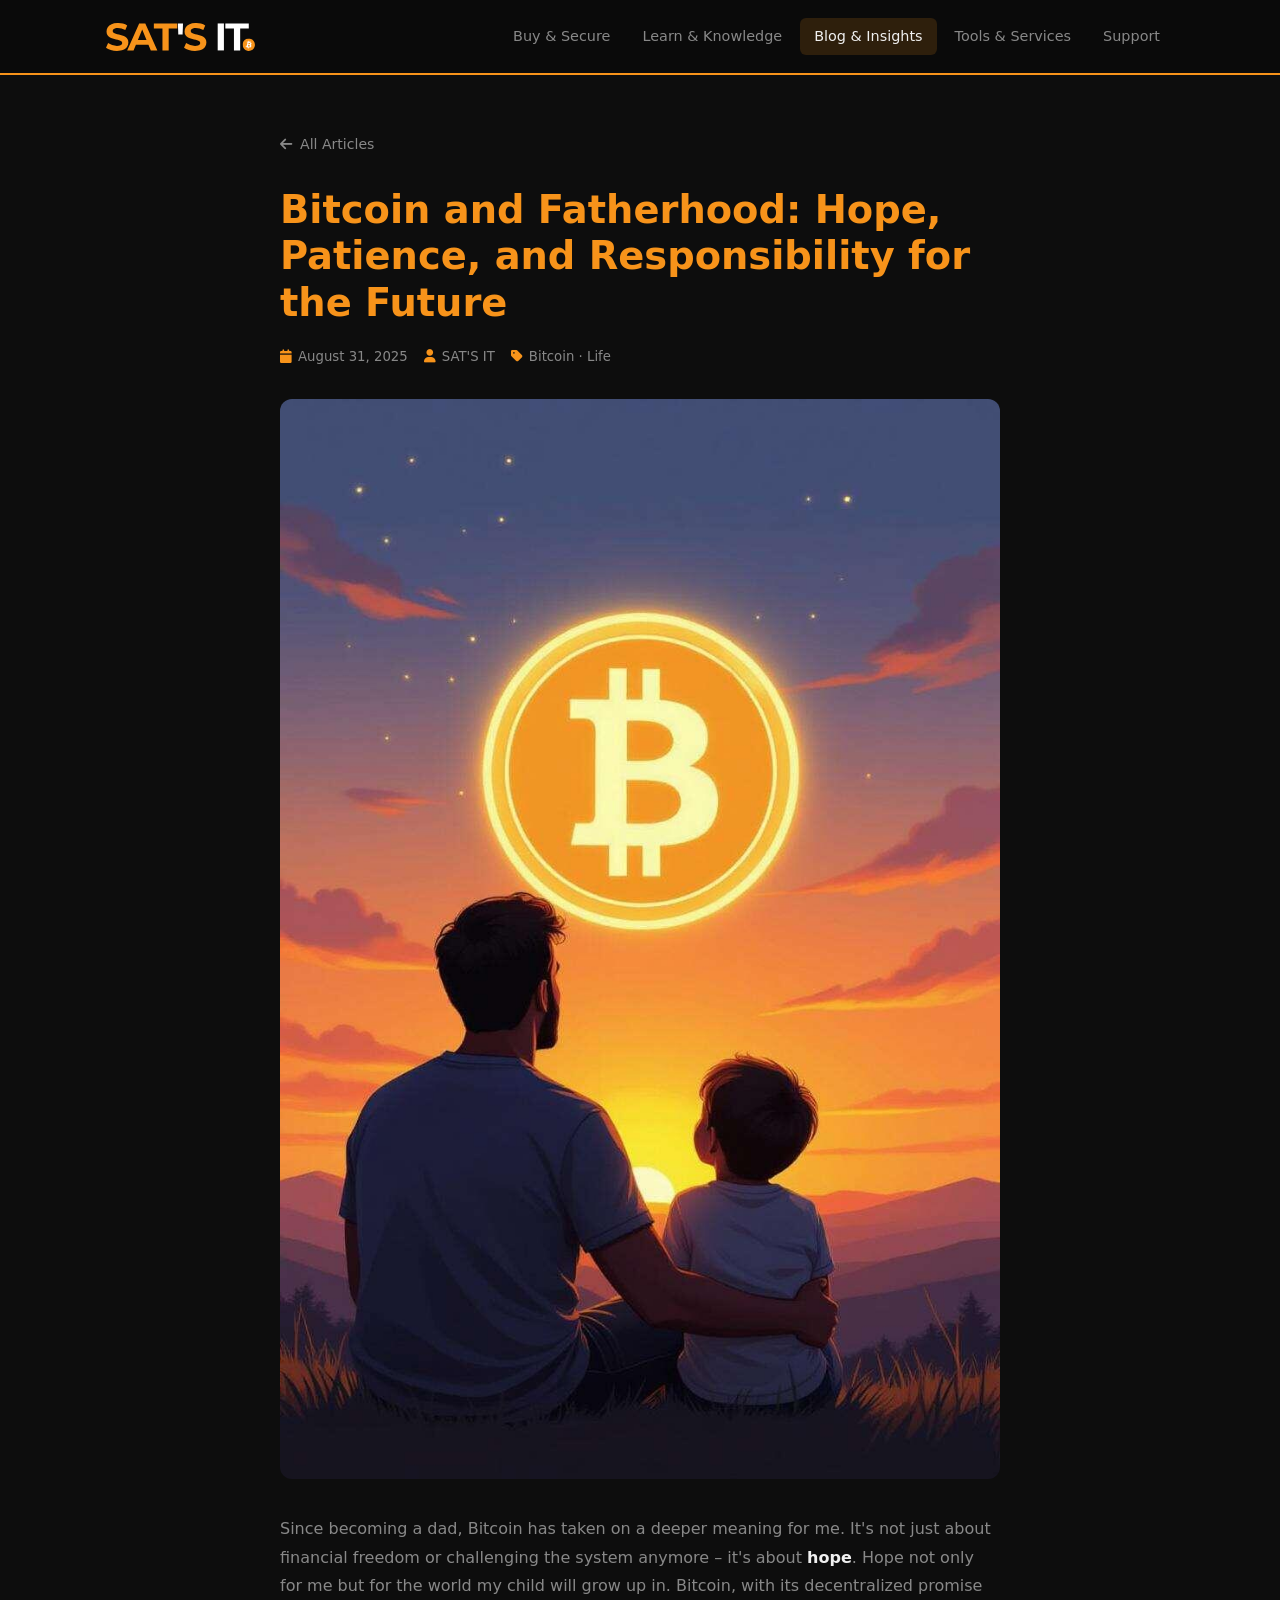
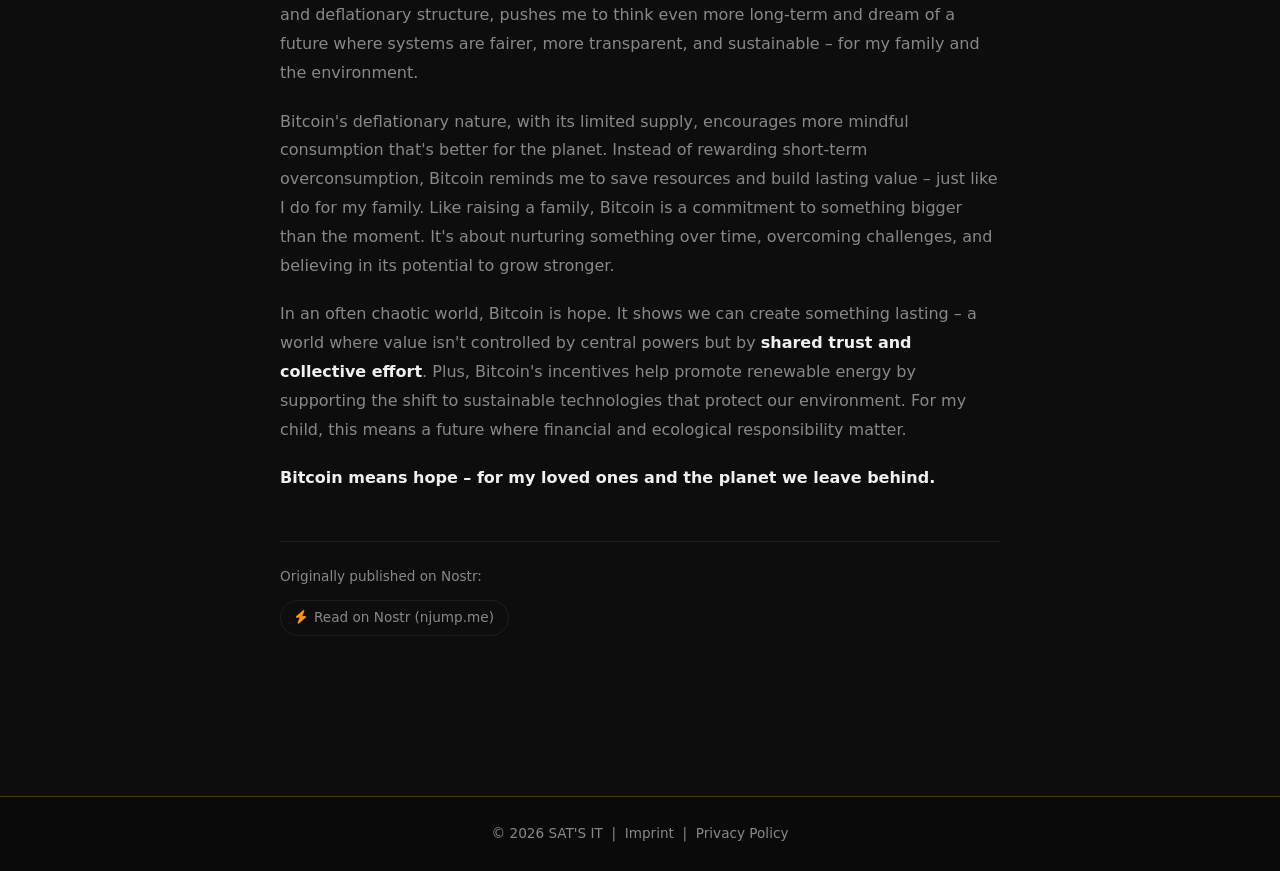
<file: blog/bitcoin-and-fatherhood/index.html>
<!DOCTYPE html>
<html lang="en">
<head>
    <meta charset="UTF-8">
    <meta name="viewport" content="width=device-width, initial-scale=1.0">
    <meta name="referrer" content="no-referrer">
    <title>Bitcoin and Fatherhood – Sat's It Blog</title>
    <meta name="description" content="Since becoming a dad, Bitcoin has taken on a deeper meaning for me. Not just financial freedom — but hope for the world my child will grow up in.">
    <meta name="author" content="Sat's It">
    <link rel="icon" type="image/svg+xml" href="../../assets/images/bitcoin/Bitcoin.svg">
    <link rel="stylesheet" href="../../css/style.css">
    <link rel="stylesheet" href="../../assets/fontawesome/css/all.min.css">
    <link rel="canonical" href="https://sats-it.com/blog/bitcoin-and-fatherhood/">
    <!-- Open Graph -->
    <meta property="og:type" content="article">
    <meta property="og:url" content="https://sats-it.com/blog/bitcoin-and-fatherhood/">
    <meta property="og:title" content="Bitcoin and Fatherhood – Sat's It Blog">
    <meta property="og:description" content="Since becoming a dad, Bitcoin has taken on a deeper meaning for me. Not just financial freedom — but hope for the world my child will grow up in.">
    <meta property="og:image" content="https://sats-it.com/assets/images/blog/253f9983f65811427e6aeb2265001663b695ce657592ccee7c524b24f29067e9.jpg">
    <meta property="og:site_name" content="Sat's It">
    <meta property="article:published_time" content="2025-08-31">
    <meta property="article:author" content="Sat's It">
    <meta property="article:section" content="Bitcoin">
    <meta property="article:tag" content="Bitcoin">
    <meta property="article:tag" content="Fatherhood">
    <!-- Twitter Card -->
    <meta name="twitter:card" content="summary_large_image">
    <meta name="twitter:title" content="Bitcoin and Fatherhood – Sat's It Blog">
    <meta name="twitter:description" content="Since becoming a dad, Bitcoin has taken on a deeper meaning for me. Not just financial freedom — but hope for the world my child will grow up in.">
    <meta name="twitter:image" content="https://sats-it.com/assets/images/blog/253f9983f65811427e6aeb2265001663b695ce657592ccee7c524b24f29067e9.jpg">
    <!-- Structured Data -->
    <script type="application/ld+json">
    {
      "@context": "https://schema.org",
      "@type": "Article",
      "headline": "Bitcoin and Fatherhood: Hope, Patience, and Responsibility for the Future",
      "description": "Since becoming a dad, Bitcoin has taken on a deeper meaning for me. Not just financial freedom — but hope for the world my child will grow up in.",
      "image": "https://sats-it.com/assets/images/blog/253f9983f65811427e6aeb2265001663b695ce657592ccee7c524b24f29067e9.jpg",
      "url": "https://sats-it.com/blog/bitcoin-and-fatherhood/",
      "datePublished": "2025-08-31",
      "dateModified": "2025-08-31",
      "author": {
        "@type": "Organization",
        "name": "Sat's It",
        "url": "https://sats-it.com/"
      },
      "publisher": {
        "@type": "Organization",
        "name": "Sat's It",
        "url": "https://sats-it.com/",
        "logo": {
          "@type": "ImageObject",
          "url": "https://sats-it.com/assets/images/logo/sats-it_logo_v1.webp"
        }
      },
      "mainEntityOfPage": {
        "@type": "WebPage",
        "@id": "https://sats-it.com/blog/bitcoin-and-fatherhood/"
      }
    }
    </script>
    <style>
        .article-wrap {
            max-width: 720px;
            margin: 0 auto;
            padding-bottom: 80px;
        }
        .article-meta {
            display: flex;
            align-items: center;
            gap: 16px;
            flex-wrap: wrap;
            color: var(--muted);
            font-size: .83rem;
            margin-bottom: 32px;
        }
        .article-meta span {
            display: flex;
            align-items: center;
            gap: 6px;
        }
        .article-meta i { color: var(--btc); }
        .article-hero-img {
            width: 100%;
            height: auto;
            border-radius: 12px;
            margin-bottom: 36px;
            display: block;
        }
        .article-body h2 {
            font-size: 1.3rem;
            font-weight: 700;
            color: var(--text);
            margin: 36px 0 12px;
        }
        .article-body p {
            color: var(--muted);
            font-size: 1rem;
            line-height: 1.8;
            margin-bottom: 20px;
        }
        .article-body strong { color: var(--text); }
        .article-footer {
            margin-top: 48px;
            padding-top: 24px;
            border-top: 1px solid var(--border);
            display: flex;
            align-items: center;
            gap: 12px;
            flex-wrap: wrap;
        }
        .article-footer a {
            display: inline-flex;
            align-items: center;
            gap: 7px;
            font-size: .85rem;
            color: var(--muted);
            border: 1px solid var(--border);
            border-radius: 20px;
            padding: 6px 14px;
            transition: color .2s, border-color .2s;
        }
        .article-footer a:hover {
            color: var(--btc);
            border-color: var(--border-btc);
        }
        .article-footer i { color: var(--btc); }
        .back-link {
            display: inline-flex;
            align-items: center;
            gap: 8px;
            color: var(--muted);
            font-size: .88rem;
            margin-bottom: 32px;
            transition: color .2s;
        }
        .back-link:hover { color: var(--btc); }
    </style>
</head>
<body>

<header>
    <div class="container">
        <div class="site-title">
            <a href="../../index.html">
                <img src="../../assets/images/logo/sats-it_logo_v1.svg" alt="Sat's It">
            </a>
        </div>
        <button class="nav-toggle" aria-label="Toggle navigation" aria-expanded="false">
            <span></span><span></span><span></span>
        </button>
        <nav id="main-nav">
            <ul>
                <li><a href="/buy-secure">Buy &amp; Secure</a></li>
                <li><a href="/learn">Learn &amp; Knowledge</a></li>
                <li><a href="/blog" class="active">Blog &amp; Insights</a></li>
                <li><a href="/tools">Tools &amp; Services</a></li>
                <li><a href="/support">Support</a></li>
            </ul>
        </nav>
    </div>
</header>

<main>
    <section class="projects" style="padding-top: 56px;">
        <div class="container">
            <div class="article-wrap">

                <a href="/blog/" class="back-link">
                    <i class="fas fa-arrow-left"></i> All Articles
                </a>

                <h1 style="font-size: clamp(1.6rem, 4vw, 2.4rem); font-weight: 800; line-height: 1.2; color: var(--btc); margin-bottom: 20px;">
                    Bitcoin and Fatherhood: Hope, Patience, and Responsibility for the Future
                </h1>

                <div class="article-meta">
                    <span><i class="fas fa-calendar"></i> August 31, 2025</span>
                    <span><i class="fas fa-user"></i> SAT'S IT</span>
                    <span><i class="fas fa-tag"></i> Bitcoin &middot; Life</span>
                </div>

                <img src="../../assets/images/blog/253f9983f65811427e6aeb2265001663b695ce657592ccee7c524b24f29067e9.jpg"
                     alt="Bitcoin and Fatherhood"
                     class="article-hero-img"
                     loading="eager">

                <div class="article-body">

                    <p>
                        Since becoming a dad, Bitcoin has taken on a deeper meaning for me. It's not just about financial freedom or challenging the system anymore – it's about <strong>hope</strong>. Hope not only for me but for the world my child will grow up in. Bitcoin, with its decentralized promise and deflationary structure, pushes me to think even more long-term and dream of a future where systems are fairer, more transparent, and sustainable – for my family and the environment.
                    </p>

                    <p>
                        Bitcoin's deflationary nature, with its limited supply, encourages more mindful consumption that's better for the planet. Instead of rewarding short-term overconsumption, Bitcoin reminds me to save resources and build lasting value – just like I do for my family. Like raising a family, Bitcoin is a commitment to something bigger than the moment. It's about nurturing something over time, overcoming challenges, and believing in its potential to grow stronger.
                    </p>

                    <p>
                        In an often chaotic world, Bitcoin is hope. It shows we can create something lasting – a world where value isn't controlled by central powers but by <strong>shared trust and collective effort</strong>. Plus, Bitcoin's incentives help promote renewable energy by supporting the shift to sustainable technologies that protect our environment. For my child, this means a future where financial and ecological responsibility matter.
                    </p>

                    <p>
                        <strong>Bitcoin means hope – for my loved ones and the planet we leave behind.</strong>
                    </p>

                </div>

                <div class="article-footer">
                    <span style="color: var(--muted); font-size: .85rem; flex-basis: 100%;">Originally published on Nostr:</span>
                    <a href="https://njump.me/npub1ka6dguhsvnz3d8zs67qzhk9nhsuhwa24ct0ed5nr436vsje42nys76zyvd"
                       target="_blank" rel="noopener noreferrer">
                        <i class="fas fa-bolt"></i> Read on Nostr (njump.me)
                    </a>
                </div>

            </div>
        </div>
    </section>
</main>

<footer>
    <div class="container">
        <p>
            &copy; 2026 SAT'S IT &nbsp;|&nbsp;
            <a href="https://legal.lueders.solutions/en/imprint/" target="_blank" rel="noopener noreferrer">Imprint</a>
            &nbsp;|&nbsp;
            <a href="https://legal.lueders.solutions/en/privacy/web-sats-it/" target="_blank" rel="noopener noreferrer">Privacy Policy</a>
        </p>
    </div>
</footer>

<script src="../../js/nav.js"></script>
</body>
</html>
</file>
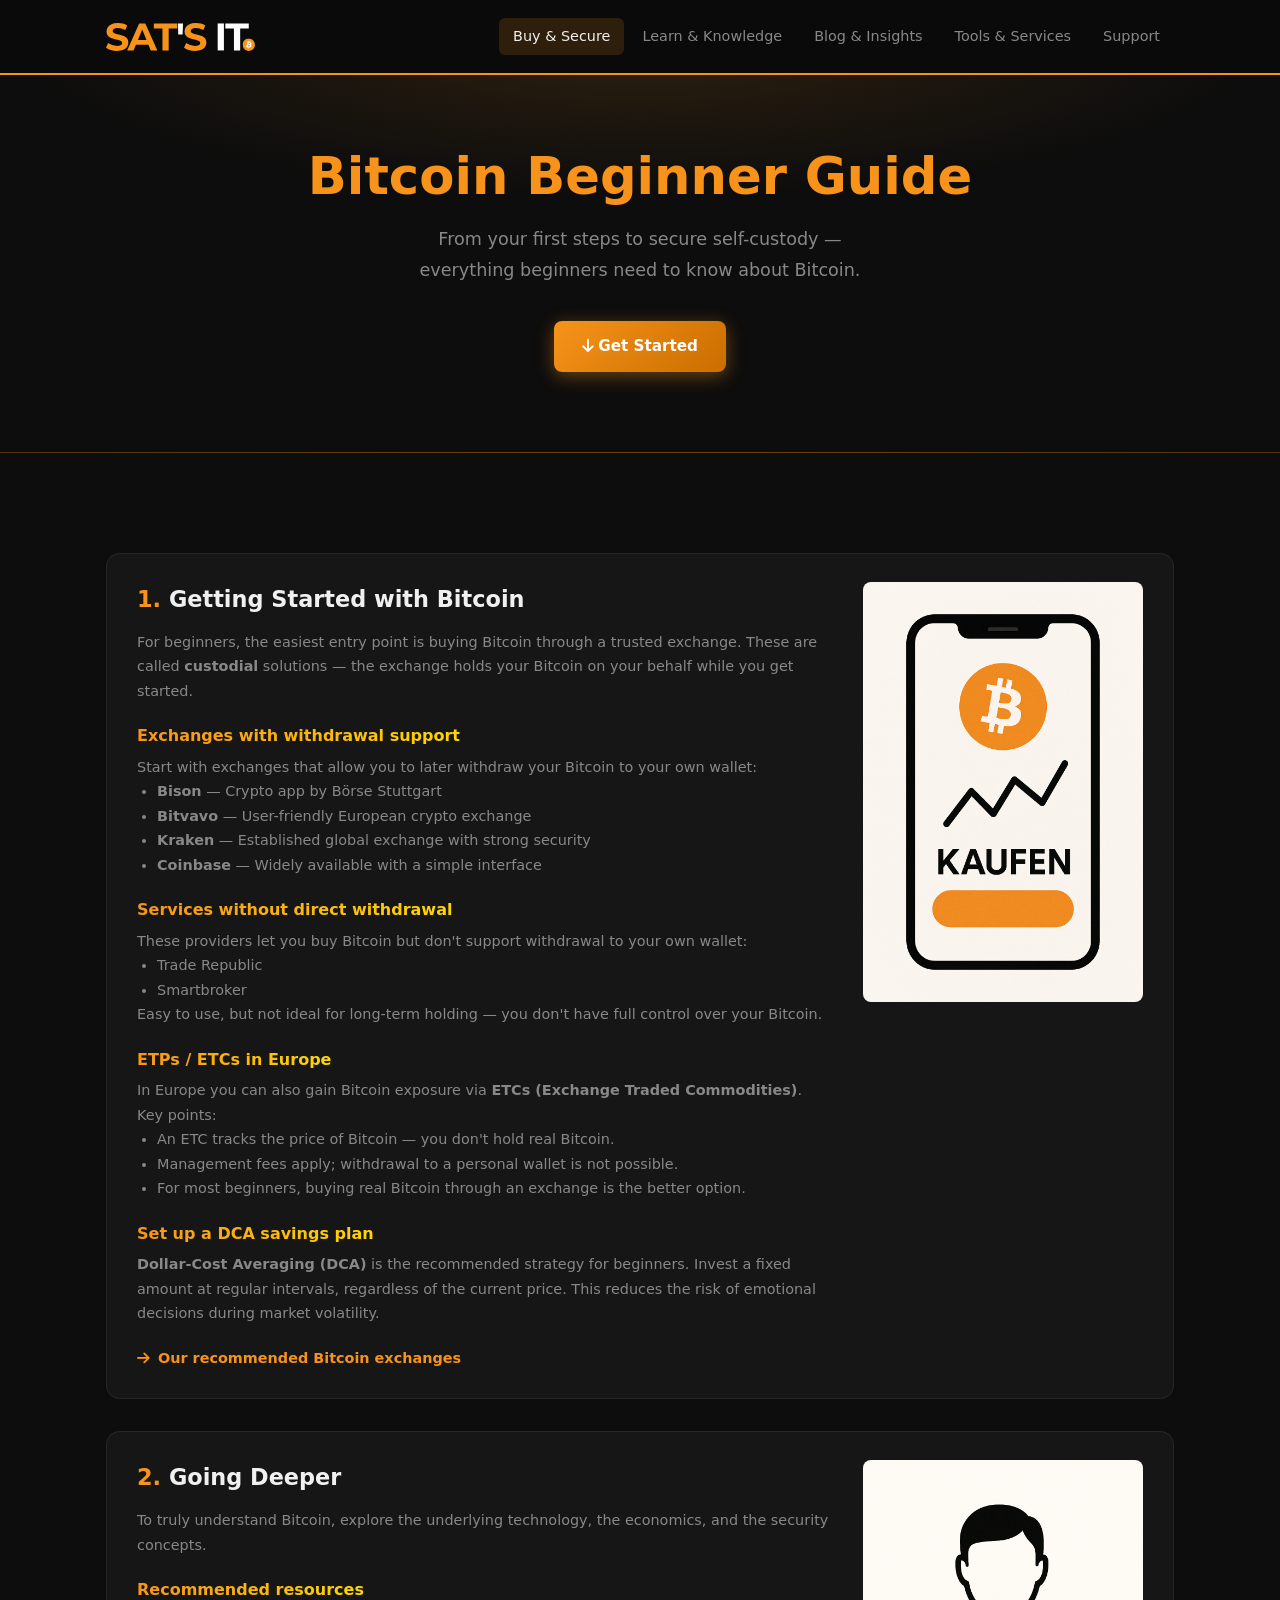
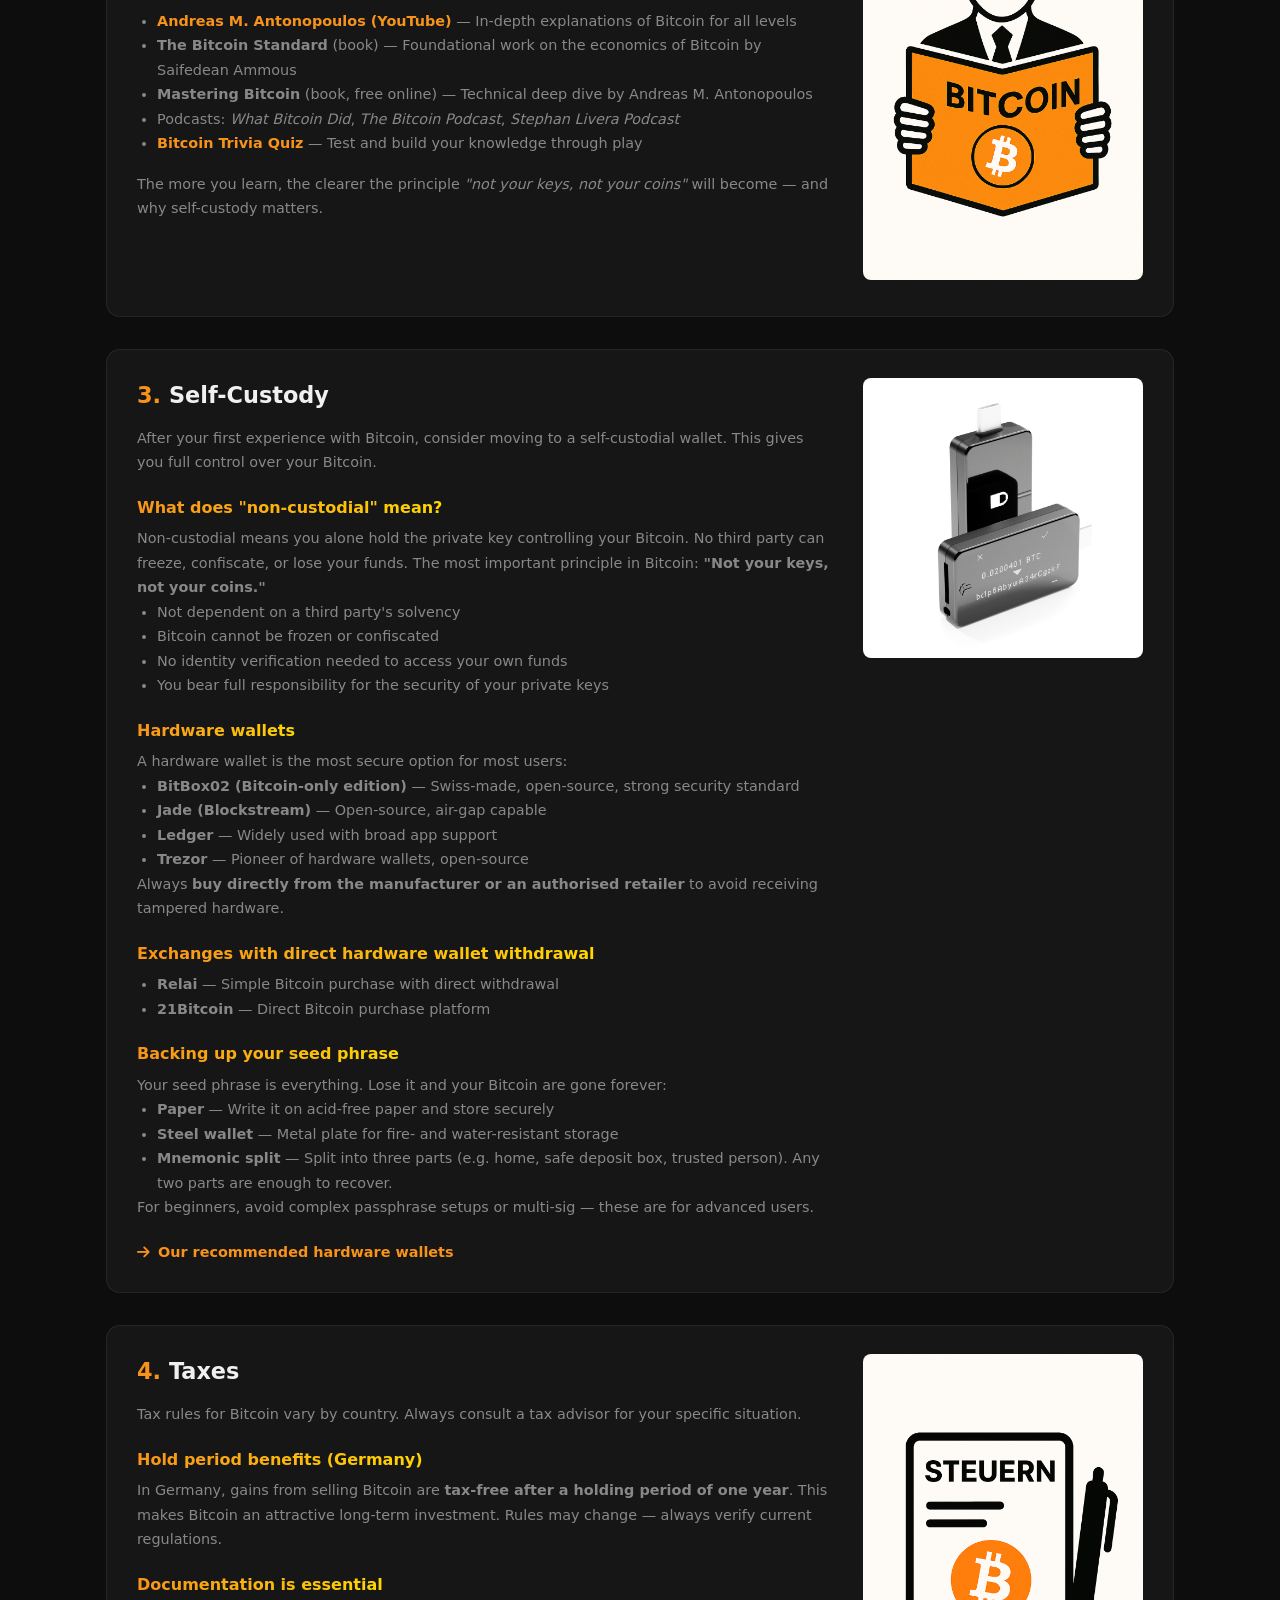
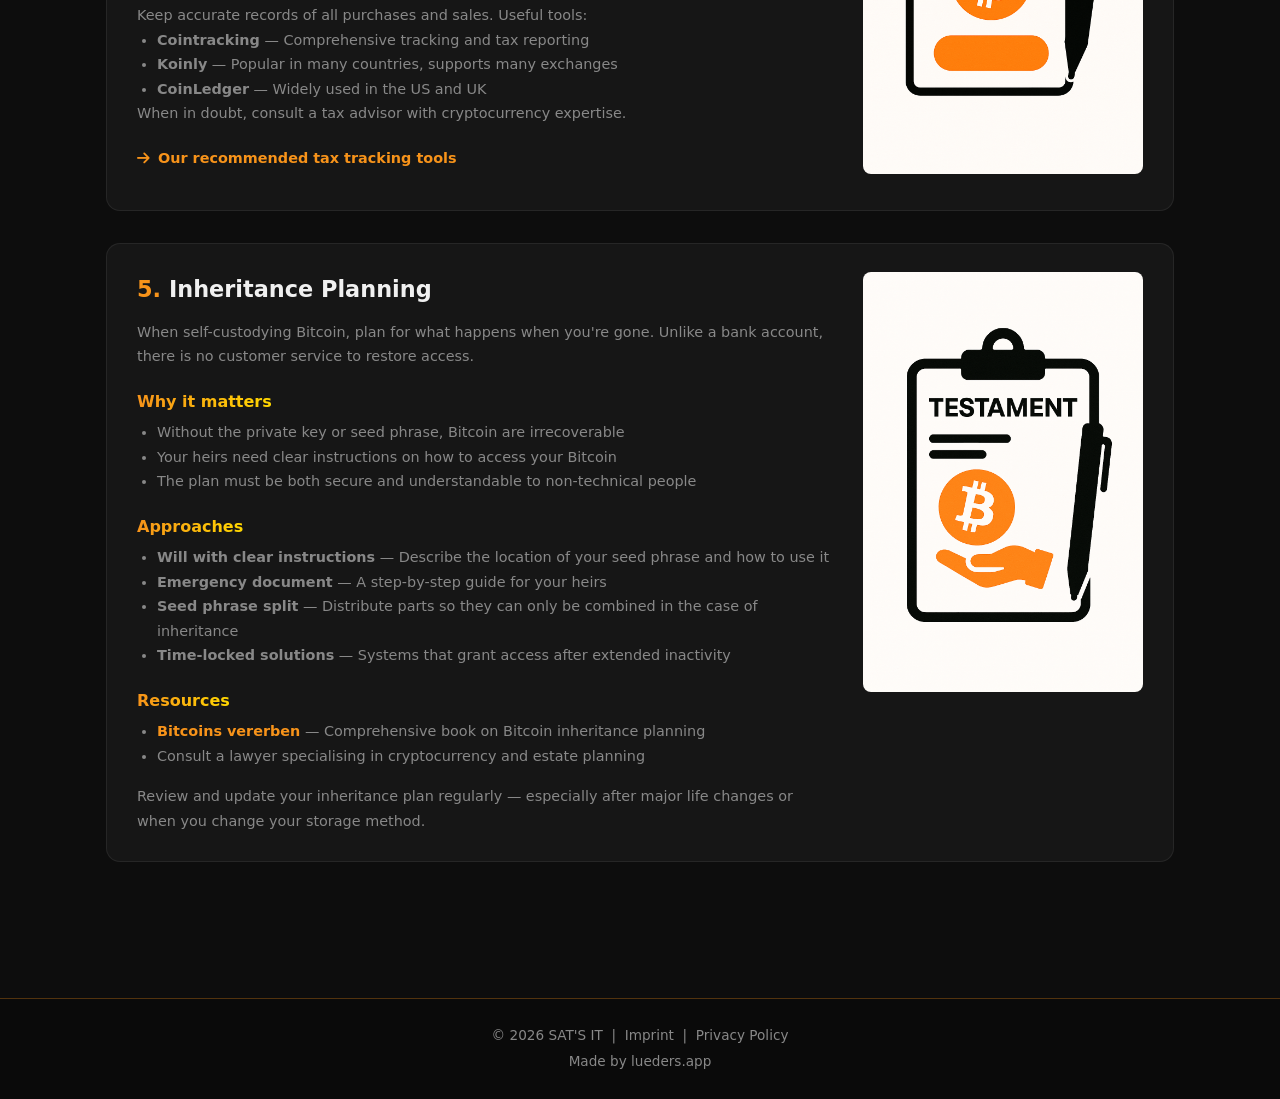
<file: buy-secure/beginner-guide/index.html>
﻿<!DOCTYPE html>
<html lang="en">
<head>
    <meta charset="UTF-8">
    <meta name="viewport" content="width=device-width, initial-scale=1.0">
    <meta name="referrer" content="no-referrer">
    <title>Bitcoin Beginner Guide – Sat's It</title>
    <meta name="description" content="Your complete beginner's guide to Bitcoin — from your first purchase to secure self-custody. Learn step by step.">
    <link rel="icon" type="image/svg+xml" href="../../assets/images/bitcoin/Bitcoin.svg">
    <link rel="stylesheet" href="../../css/style.css">
    <link rel="stylesheet" href="../../assets/fontawesome/css/all.min.css">
    <link rel="canonical" href="https://sats-it.com/buy-secure/beginner-guide/">
    <!-- Open Graph -->
    <meta property="og:type" content="article">
    <meta property="og:url" content="https://sats-it.com/buy-secure/beginner-guide/">
    <meta property="og:title" content="Bitcoin Beginner Guide – Sat's It">
    <meta property="og:description" content="Your complete beginner's guide to Bitcoin — from your first purchase to secure self-custody. Learn step by step.">
    <meta property="og:image" content="https://sats-it.com/assets/images/logo/sats-it_logo_v1.webp">
    <meta property="og:site_name" content="Sat's It">
    <!-- Twitter Card -->
    <meta name="twitter:card" content="summary_large_image">
    <meta name="twitter:title" content="Bitcoin Beginner Guide – Sat's It">
    <meta name="twitter:description" content="Your complete beginner's guide to Bitcoin — from your first purchase to secure self-custody. Learn step by step.">
    <meta name="twitter:image" content="https://sats-it.com/assets/images/logo/sats-it_logo_v1.webp">
    <!-- Structured Data -->
    <script type="application/ld+json">
    {
      "@context": "https://schema.org",
      "@type": "HowTo",
      "name": "Bitcoin Beginner Guide",
      "description": "Your complete beginner's guide to Bitcoin — from your first purchase to secure self-custody.",
      "url": "https://sats-it.com/buy-secure/beginner-guide/",
      "step": [
        { "@type": "HowToStep", "name": "Getting Started with Bitcoin", "position": 1 },
        { "@type": "HowToStep", "name": "Going Deeper", "position": 2 },
        { "@type": "HowToStep", "name": "Self-Custody", "position": 3 },
        { "@type": "HowToStep", "name": "Taxes", "position": 4 },
        { "@type": "HowToStep", "name": "Inheritance Planning", "position": 5 }
      ]
    }
    </script>
    <style>
        /* Guide-specific card layout */
        .guide-card .card-body {
            align-items: flex-start;
            flex-wrap: wrap;
            gap: 32px;
        }
        .guide-card .card-body > div:first-child {
            flex: 1;
            min-width: 260px;
        }
        .guide-card .image-content {
            flex: 0 0 auto;
            width: 280px;
            max-width: 100%;
        }
        .guide-card .image-content img {
            width: 100%;
            height: auto;
            border-radius: 8px;
        }
        .guide-card h2 {
            font-size: 1.4rem;
            font-weight: 700;
            margin-bottom: 12px;
            color: var(--text);
        }
        .guide-card h3 {
            font-size: 1rem;
            font-weight: 600;
            color: var(--text);
            margin-bottom: 6px;
        }
        .guide-card ul {
            list-style: disc;
            padding-left: 20px;
            color: var(--muted);
            font-size: .9rem;
            line-height: 1.7;
        }
        .guide-card p {
            color: var(--muted);
            font-size: .9rem;
            line-height: 1.7;
        }
        .toc {
            background: var(--bg-card);
            border: 1px solid var(--border);
            border-radius: 10px;
            padding: 24px 28px;
            margin-top: 40px;
        }
        .toc ol {
            padding-left: 20px;
            color: var(--muted);
            line-height: 2;
        }
        .toc a { color: var(--btc); }
        .toc a:hover { color: #ffd700; }
    </style>
</head>
<body>

<header>
    <div class="container">
        <div class="site-title">
            <a href="../../index.html">
                <img src="../../assets/images/logo/sats-it_logo_v1.svg" alt="Sat's It">
            </a>
        </div>
        <button class="nav-toggle" aria-label="Toggle navigation" aria-expanded="false">
            <span></span><span></span><span></span>
        </button>
        <nav id="main-nav">
            <ul>
                <li><a href="/buy-secure" class="active">Buy &amp; Secure</a></li>
                <li><a href="/learn">Learn &amp; Knowledge</a></li>
                <li><a href="/blog">Blog &amp; Insights</a></li>
                <li><a href="/tools">Tools &amp; Services</a></li>
                <li><a href="/support">Support</a></li>
            </ul>
        </nav>
    </div>
</header>

<main>

    <section class="hero">
        <div class="container">
            <h1>Bitcoin Beginner Guide</h1>
            <p class="hero-sub">
                From your first steps to secure self-custody —<br>
                everything beginners need to know about Bitcoin.
            </p>
            <div class="hero-cta">
                <a href="#start" class="btn-primary"><i class="fas fa-arrow-down"></i> Get Started</a>
            </div>
        </div>
    </section>

    <section class="projects">
        <div class="container">

            <!-- 1. Getting Started -->
            <div id="start" class="card guide-card" style="margin-top: 40px;">
                <div class="card-body">
                    <div>
                        <h2><span style="color: var(--btc);">1.</span> Getting Started with Bitcoin</h2>
                        <p>For beginners, the easiest entry point is buying Bitcoin through a trusted exchange. These are called <strong>custodial</strong> solutions — the exchange holds your Bitcoin on your behalf while you get started.</p>

                        <h3 style="margin-top: 20px;">Exchanges with withdrawal support</h3>
                        <p>Start with exchanges that allow you to later withdraw your Bitcoin to your own wallet:</p>
                        <ul>
                            <li><strong>Bison</strong> — Crypto app by Börse Stuttgart</li>
                            <li><strong>Bitvavo</strong> — User-friendly European crypto exchange</li>
                            <li><strong>Kraken</strong> — Established global exchange with strong security</li>
                            <li><strong>Coinbase</strong> — Widely available with a simple interface</li>
                        </ul>

                        <h3 style="margin-top: 20px;">Services without direct withdrawal</h3>
                        <p>These providers let you buy Bitcoin but don't support withdrawal to your own wallet:</p>
                        <ul>
                            <li>Trade Republic</li>
                            <li>Smartbroker</li>
                        </ul>
                        <p>Easy to use, but not ideal for long-term holding — you don't have full control over your Bitcoin.</p>

                        <h3 style="margin-top: 20px;">ETPs / ETCs in Europe</h3>
                        <p>In Europe you can also gain Bitcoin exposure via <strong>ETCs (Exchange Traded Commodities)</strong>. Key points:</p>
                        <ul>
                            <li>An ETC tracks the price of Bitcoin — you don't hold real Bitcoin.</li>
                            <li>Management fees apply; withdrawal to a personal wallet is not possible.</li>
                            <li>For most beginners, buying real Bitcoin through an exchange is the better option.</li>
                        </ul>

                        <h3 style="margin-top: 20px;">Set up a DCA savings plan</h3>
                        <p><strong>Dollar-Cost Averaging (DCA)</strong> is the recommended strategy for beginners. Invest a fixed amount at regular intervals, regardless of the current price. This reduces the risk of emotional decisions during market volatility.</p>

                        <p style="margin-top: 20px;">
                            <a href="/buy-secure/exchanges/" style="display:inline-flex;align-items:center;gap:8px;color:var(--btc);font-weight:600;">
                                <i class="fas fa-arrow-right"></i> Our recommended Bitcoin exchanges
                            </a>
                        </p>
                    </div>
                    <div class="image-content">
                        <img src="../../assets/images/beginner-guide/Bild_Punkt01.png" alt="Buying Bitcoin on a smartphone">
                    </div>
                </div>
            </div>

            <!-- 2. Going Deeper -->
            <div id="learn" class="card guide-card" style="margin-top: 32px;">
                <div class="card-body">
                    <div>
                        <h2><span style="color: var(--btc);">2.</span> Going Deeper</h2>
                        <p>To truly understand Bitcoin, explore the underlying technology, the economics, and the security concepts.</p>

                        <h3 style="margin-top: 20px;">Recommended resources</h3>
                        <ul>
                            <li><a href="https://www.youtube.com/@aantonop" target="_blank" rel="noopener noreferrer"><strong>Andreas M. Antonopoulos (YouTube)</strong></a> — In-depth explanations of Bitcoin for all levels</li>
                            <li><strong>The Bitcoin Standard</strong> (book) — Foundational work on the economics of Bitcoin by Saifedean Ammous</li>
                            <li><strong>Mastering Bitcoin</strong> (book, free online) — Technical deep dive by Andreas M. Antonopoulos</li>
                            <li>Podcasts: <em>What Bitcoin Did</em>, <em>The Bitcoin Podcast</em>, <em>Stephan Livera Podcast</em></li>
                            <li><a href="https://bitcoin.triviaquiz.games" target="_blank" rel="noopener noreferrer"><strong>Bitcoin Trivia Quiz</strong></a> — Test and build your knowledge through play</li>
                        </ul>

                        <p style="margin-top: 16px;">The more you learn, the clearer the principle <em>"not your keys, not your coins"</em> will become — and why self-custody matters.</p>
                    </div>
                    <div class="image-content">
                        <img src="../../assets/images/beginner-guide/Bild_Punkt02.png" alt="Bitcoin books and learning materials">
                    </div>
                </div>
            </div>

            <!-- 3. Self-Custody -->
            <div id="self-custody" class="card guide-card" style="margin-top: 32px;">
                <div class="card-body">
                    <div>
                        <h2><span style="color: var(--btc);">3.</span> Self-Custody</h2>
                        <p>After your first experience with Bitcoin, consider moving to a self-custodial wallet. This gives you full control over your Bitcoin.</p>

                        <h3 style="margin-top: 20px;">What does "non-custodial" mean?</h3>
                        <p>Non-custodial means you alone hold the private key controlling your Bitcoin. No third party can freeze, confiscate, or lose your funds. The most important principle in Bitcoin: <strong>"Not your keys, not your coins."</strong></p>
                        <ul>
                            <li>Not dependent on a third party's solvency</li>
                            <li>Bitcoin cannot be frozen or confiscated</li>
                            <li>No identity verification needed to access your own funds</li>
                            <li>You bear full responsibility for the security of your private keys</li>
                        </ul>

                        <h3 style="margin-top: 20px;">Hardware wallets</h3>
                        <p>A hardware wallet is the most secure option for most users:</p>
                        <ul>
                            <li><strong>BitBox02 (Bitcoin-only edition)</strong> — Swiss-made, open-source, strong security standard</li>
                            <li><strong>Jade (Blockstream)</strong> — Open-source, air-gap capable</li>
                            <li><strong>Ledger</strong> — Widely used with broad app support</li>
                            <li><strong>Trezor</strong> — Pioneer of hardware wallets, open-source</li>
                        </ul>
                        <p>Always <strong>buy directly from the manufacturer or an authorised retailer</strong> to avoid receiving tampered hardware.</p>

                        <h3 style="margin-top: 20px;">Exchanges with direct hardware wallet withdrawal</h3>
                        <ul>
                            <li><strong>Relai</strong> — Simple Bitcoin purchase with direct withdrawal</li>
                            <li><strong>21Bitcoin</strong> — Direct Bitcoin purchase platform</li>
                        </ul>

                        <h3 style="margin-top: 20px;">Backing up your seed phrase</h3>
                        <p>Your seed phrase is everything. Lose it and your Bitcoin are gone forever:</p>
                        <ul>
                            <li><strong>Paper</strong> — Write it on acid-free paper and store securely</li>
                            <li><strong>Steel wallet</strong> — Metal plate for fire- and water-resistant storage</li>
                            <li><strong>Mnemonic split</strong> — Split into three parts (e.g. home, safe deposit box, trusted person). Any two parts are enough to recover.</li>
                        </ul>
                        <p>For beginners, avoid complex passphrase setups or multi-sig — these are for advanced users.</p>

                        <p style="margin-top: 20px;">
                            <a href="/buy-secure/hardware-wallets/" style="display:inline-flex;align-items:center;gap:8px;color:var(--btc);font-weight:600;">
                                <i class="fas fa-arrow-right"></i> Our recommended hardware wallets
                            </a>
                        </p>
                    </div>
                    <div class="image-content">
                        <img src="../../assets/images/beginner-guide/vrwafquo-rendering00034.jpg" alt="Hardware wallet">
                    </div>
                </div>
            </div>

            <!-- 4. Taxes -->
            <div id="taxes" class="card guide-card" style="margin-top: 32px;">
                <div class="card-body">
                    <div>
                        <h2><span style="color: var(--btc);">4.</span> Taxes</h2>
                        <p>Tax rules for Bitcoin vary by country. Always consult a tax advisor for your specific situation.</p>

                        <h3 style="margin-top: 20px;">Hold period benefits (Germany)</h3>
                        <p>In Germany, gains from selling Bitcoin are <strong>tax-free after a holding period of one year</strong>. This makes Bitcoin an attractive long-term investment. Rules may change — always verify current regulations.</p>

                        <h3 style="margin-top: 20px;">Documentation is essential</h3>
                        <p>Keep accurate records of all purchases and sales. Useful tools:</p>
                        <ul>
                            <li><strong>Cointracking</strong> — Comprehensive tracking and tax reporting</li>
                            <li><strong>Koinly</strong> — Popular in many countries, supports many exchanges</li>
                            <li><strong>CoinLedger</strong> — Widely used in the US and UK</li>
                        </ul>
                        <p>When in doubt, consult a tax advisor with cryptocurrency expertise.</p>

                        <p style="margin-top: 20px;">
                            <a href="/buy-secure/tax-tracking/" style="display:inline-flex;align-items:center;gap:8px;color:var(--btc);font-weight:600;">
                                <i class="fas fa-arrow-right"></i> Our recommended tax tracking tools
                            </a>
                        </p>
                    </div>
                    <div class="image-content">
                        <img src="../../assets/images/beginner-guide/Bild_Punkt04.png" alt="Tax documents and Bitcoin">
                    </div>
                </div>
            </div>

            <!-- 5. Inheritance -->
            <div id="inheritance" class="card guide-card" style="margin-top: 32px; margin-bottom: 56px;">
                <div class="card-body">
                    <div>
                        <h2><span style="color: var(--btc);">5.</span> Inheritance Planning</h2>
                        <p>When self-custodying Bitcoin, plan for what happens when you're gone. Unlike a bank account, there is no customer service to restore access.</p>

                        <h3 style="margin-top: 20px;">Why it matters</h3>
                        <ul>
                            <li>Without the private key or seed phrase, Bitcoin are irrecoverable</li>
                            <li>Your heirs need clear instructions on how to access your Bitcoin</li>
                            <li>The plan must be both secure and understandable to non-technical people</li>
                        </ul>

                        <h3 style="margin-top: 20px;">Approaches</h3>
                        <ul>
                            <li><strong>Will with clear instructions</strong> — Describe the location of your seed phrase and how to use it</li>
                            <li><strong>Emergency document</strong> — A step-by-step guide for your heirs</li>
                            <li><strong>Seed phrase split</strong> — Distribute parts so they can only be combined in the case of inheritance</li>
                            <li><strong>Time-locked solutions</strong> — Systems that grant access after extended inactivity</li>
                        </ul>

                        <h3 style="margin-top: 20px;">Resources</h3>
                        <ul>
                            <li><a href="https://marcsteiner-consulting.ch/bitcoins-vererben-buch" target="_blank" rel="noopener noreferrer"><strong>Bitcoins vererben</strong></a> — Comprehensive book on Bitcoin inheritance planning</li>
                            <li>Consult a lawyer specialising in cryptocurrency and estate planning</li>
                        </ul>

                        <p style="margin-top: 16px;">Review and update your inheritance plan regularly — especially after major life changes or when you change your storage method.</p>
                    </div>
                    <div class="image-content">
                        <img src="../../assets/images/beginner-guide/Bild_Punkt05.png" alt="Inheritance planning documents">
                    </div>
                </div>
            </div>

        </div>
    </section>

</main>

<footer>
    <div class="container">
        <p>
            &copy; 2026 SAT'S IT &nbsp;|&nbsp;
            <a href="https://legal.lueders.solutions/en/imprint/" target="_blank" rel="noopener noreferrer">Imprint</a>
            &nbsp;|&nbsp;
            <a href="https://legal.lueders.solutions/en/privacy/web-sats-it/" target="_blank" rel="noopener noreferrer">Privacy Policy</a>
        </p>
        <p>Made by <a href="https://lueders.app" target="_blank" rel="noopener noreferrer">lueders.app</a></p>
    </div>
</footer>

<script src="../../js/nav.js"></script>

</body>
</html>
</file>
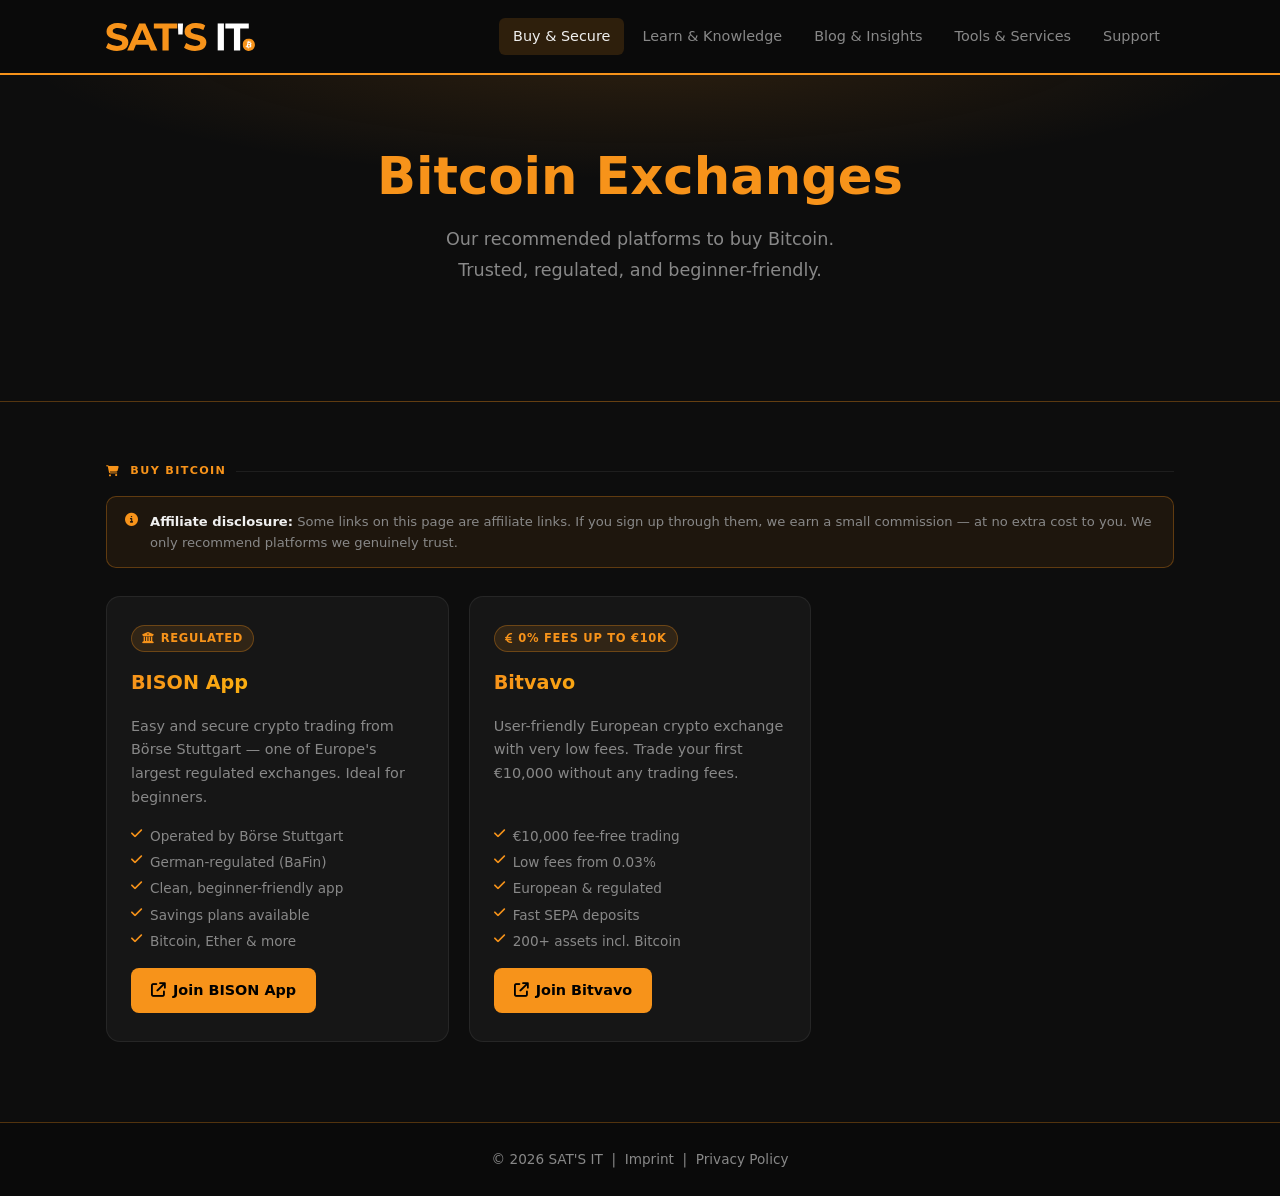
<file: buy-secure/exchanges/index.html>
<!DOCTYPE html>
<html lang="en">
<head>
    <meta charset="UTF-8">
    <meta name="viewport" content="width=device-width, initial-scale=1.0">
    <meta name="referrer" content="no-referrer">
    <title>Bitcoin Exchanges – Sat's It</title>
    <meta name="description" content="Our recommended platforms to buy Bitcoin. Exclusive deals on BISON App and Bitvavo — trusted European exchanges.">
    <link rel="icon" type="image/svg+xml" href="../../assets/images/bitcoin/Bitcoin.svg">
    <link rel="stylesheet" href="../../css/style.css">
    <link rel="stylesheet" href="../../assets/fontawesome/css/all.min.css">
    <link rel="canonical" href="https://sats-it.com/buy-secure/exchanges/">
    <!-- Open Graph -->
    <meta property="og:type" content="website">
    <meta property="og:url" content="https://sats-it.com/buy-secure/exchanges/">
    <meta property="og:title" content="Bitcoin Exchanges – Sat's It">
    <meta property="og:description" content="Our recommended platforms to buy Bitcoin. Exclusive deals on BISON App and Bitvavo — trusted European exchanges.">
    <meta property="og:image" content="https://sats-it.com/assets/images/logo/sats-it_logo_v1.webp">
    <meta property="og:site_name" content="Sat's It">
    <!-- Twitter Card -->
    <meta name="twitter:card" content="summary_large_image">
    <meta name="twitter:title" content="Bitcoin Exchanges – Sat's It">
    <meta name="twitter:description" content="Our recommended platforms to buy Bitcoin. Exclusive deals on BISON App and Bitvavo — trusted European exchanges.">
    <meta name="twitter:image" content="https://sats-it.com/assets/images/logo/sats-it_logo_v1.webp">
    <!-- Structured Data -->
    <script type="application/ld+json">
    {
      "@context": "https://schema.org",
      "@type": "WebPage",
      "url": "https://sats-it.com/buy-secure/exchanges/",
      "name": "Bitcoin Exchanges",
      "description": "Our recommended platforms to buy Bitcoin. Exclusive deals on BISON App and Bitvavo — trusted European exchanges.",
      "isPartOf": { "@id": "https://sats-it.com/#website" }
    }
    </script>
    <style>
        .ex-grid {
            display: grid;
            grid-template-columns: repeat(auto-fill, minmax(280px, 1fr));
            gap: 20px;
            margin-top: 28px;
        }
        .ex-card {
            background: var(--bg-card);
            border: 1px solid var(--border);
            border-radius: 14px;
            padding: 28px 24px;
            display: flex;
            flex-direction: column;
            gap: 16px;
            transition: background .25s, box-shadow .25s, border-color .25s;
        }
        .ex-card:hover {
            background: var(--bg-card-h);
            border-color: var(--border-btc);
            box-shadow: 0 8px 28px rgba(0,0,0,.35), inset 4px 0 0 var(--btc);
        }
        .ex-card-badge {
            display: inline-flex;
            align-items: center;
            gap: 6px;
            background: rgba(247,147,26,.12);
            color: var(--btc);
            font-size: .72rem;
            font-weight: 700;
            text-transform: uppercase;
            letter-spacing: .06em;
            padding: 3px 10px;
            border-radius: 20px;
            border: 1px solid var(--border-btc);
            width: fit-content;
        }
        .ex-card h3 {
            font-size: 1.2rem;
            font-weight: 700;
            background: linear-gradient(90deg, var(--btc), #ffd700);
            -webkit-background-clip: text;
            -webkit-text-fill-color: transparent;
            background-clip: text;
        }
        .ex-card p {
            color: var(--muted);
            font-size: .9rem;
            line-height: 1.65;
            flex: 1;
        }
        .ex-card ul {
            list-style: none;
            padding: 0;
            display: flex;
            flex-direction: column;
            gap: 6px;
        }
        .ex-card ul li {
            display: flex;
            align-items: flex-start;
            gap: 8px;
            color: var(--muted);
            font-size: .85rem;
            line-height: 1.5;
        }
        .ex-card ul li i {
            color: var(--btc);
            margin-top: 2px;
            flex-shrink: 0;
            font-size: .8rem;
        }
        .ex-card-action {
            display: inline-flex;
            align-items: center;
            gap: 8px;
            padding: 11px 20px;
            background: var(--btc);
            color: #000;
            border-radius: 8px;
            font-size: .9rem;
            font-weight: 700;
            transition: background .2s, transform .15s;
            align-self: flex-start;
        }
        .ex-card-action:hover {
            background: #ffd700;
            color: #000;
            transform: translateY(-2px);
        }
        .affiliate-notice {
            display: flex;
            align-items: flex-start;
            gap: 12px;
            background: rgba(247,147,26,.07);
            border: 1px solid var(--border-btc);
            border-radius: 10px;
            padding: 14px 18px;
            font-size: .82rem;
            color: var(--muted);
            line-height: 1.6;
            margin-bottom: 28px;
        }
        .affiliate-notice i {
            color: var(--btc);
            margin-top: 2px;
            flex-shrink: 0;
        }
    </style>
</head>
<body>

<header>
    <div class="container">
        <div class="site-title">
            <a href="../../index.html">
                <img src="../../assets/images/logo/sats-it_logo_v1.svg" alt="Sat's It">
            </a>
        </div>
        <button class="nav-toggle" aria-label="Toggle navigation" aria-expanded="false">
            <span></span><span></span><span></span>
        </button>
        <nav id="main-nav">
            <ul>
                <li><a href="/buy-secure" class="active">Buy &amp; Secure</a></li>
                <li><a href="/learn">Learn &amp; Knowledge</a></li>
                <li><a href="/blog">Blog &amp; Insights</a></li>
                <li><a href="/tools">Tools &amp; Services</a></li>
                <li><a href="/support">Support</a></li>
            </ul>
        </nav>
    </div>
</header>

<main>

    <section class="hero">
        <div class="container">
            <h1>Bitcoin Exchanges</h1>
            <p class="hero-sub">
                Our recommended platforms to buy Bitcoin.<br>
                Trusted, regulated, and beginner-friendly.
            </p>
        </div>
    </section>

    <section class="projects">
        <div class="container">

            <div class="section-label orange">
                <i class="fas fa-shopping-cart"></i> Buy Bitcoin
            </div>

            <div class="affiliate-notice">
                <i class="fas fa-circle-info"></i>
                <span>
                    <strong style="color: var(--text);">Affiliate disclosure:</strong>
                    Some links on this page are affiliate links. If you sign up through them, we earn a small commission — at no extra cost to you.
                    We only recommend platforms we genuinely trust.
                </span>
            </div>

            <div class="ex-grid">

                <!-- BISON -->
                <div class="ex-card">
                    <span class="ex-card-badge"><i class="fas fa-university"></i> Regulated</span>
                    <h3>BISON App</h3>
                    <p>
                        Easy and secure crypto trading from Börse Stuttgart — one of Europe's largest regulated exchanges. Ideal for beginners.
                    </p>
                    <ul>
                        <li><i class="fas fa-check"></i> Operated by Börse Stuttgart</li>
                        <li><i class="fas fa-check"></i> German-regulated (BaFin)</li>
                        <li><i class="fas fa-check"></i> Clean, beginner-friendly app</li>
                        <li><i class="fas fa-check"></i> Savings plans available</li>
                        <li><i class="fas fa-check"></i> Bitcoin, Ether &amp; more</li>
                    </ul>
                    <a href="https://ldrs.uk/bison-bt"
                       target="_blank" rel="noopener noreferrer sponsored" class="ex-card-action">
                        <i class="fas fa-arrow-up-right-from-square"></i> Join BISON App
                    </a>
                </div>

                <!-- Bitvavo -->
                <div class="ex-card">
                    <span class="ex-card-badge"><i class="fas fa-euro-sign"></i> 0% Fees up to €10K</span>
                    <h3>Bitvavo</h3>
                    <p>
                        User-friendly European crypto exchange with very low fees. Trade your first €10,000 without any trading fees.
                    </p>
                    <ul>
                        <li><i class="fas fa-check"></i> €10,000 fee-free trading</li>
                        <li><i class="fas fa-check"></i> Low fees from 0.03%</li>
                        <li><i class="fas fa-check"></i> European &amp; regulated</li>
                        <li><i class="fas fa-check"></i> Fast SEPA deposits</li>
                        <li><i class="fas fa-check"></i> 200+ assets incl. Bitcoin</li>
                    </ul>
                    <a href="https://ldrs.uk/bitvavo-bt"
                       target="_blank" rel="noopener noreferrer sponsored" class="ex-card-action">
                        <i class="fas fa-arrow-up-right-from-square"></i> Join Bitvavo
                    </a>
                </div>

            </div>

        </div>
    </section>

</main>

<footer>
    <div class="container">
        <p>
            &copy; 2026 SAT'S IT &nbsp;|&nbsp;
            <a href="https://legal.lueders.solutions/en/imprint/" target="_blank" rel="noopener noreferrer">Imprint</a>
            &nbsp;|&nbsp;
            <a href="https://legal.lueders.solutions/en/privacy/web-sats-it/" target="_blank" rel="noopener noreferrer">Privacy Policy</a>
        </p>
    </div>
</footer>

<script src="../../js/nav.js"></script>
</body>
</html>
</file>
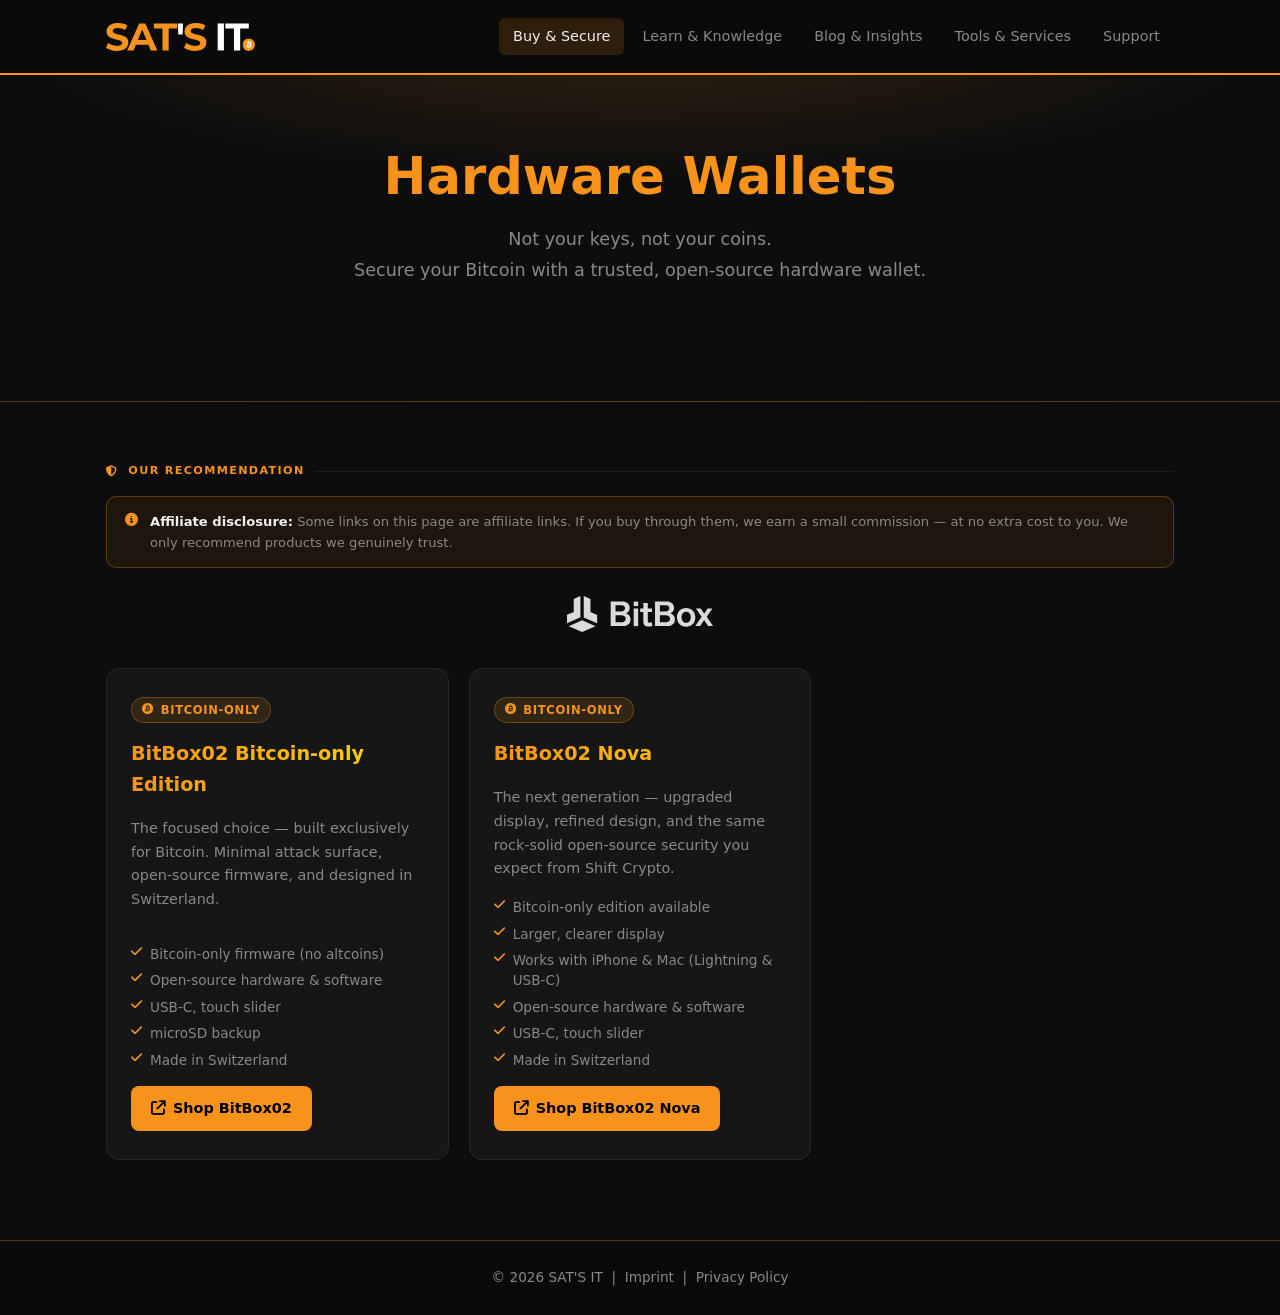
<file: buy-secure/hardware-wallets/index.html>
<!DOCTYPE html>
<html lang="en">
<head>
    <meta charset="UTF-8">
    <meta name="viewport" content="width=device-width, initial-scale=1.0">
    <meta name="referrer" content="no-referrer">
    <title>Hardware Wallets – Sat's It</title>
    <meta name="description" content="Our recommended Bitcoin hardware wallets. Secure your sats with a BitBox02 — the Swiss-made, open-source hardware wallet.">
    <link rel="icon" type="image/svg+xml" href="../../assets/images/bitcoin/Bitcoin.svg">
    <link rel="stylesheet" href="../../css/style.css">
    <link rel="stylesheet" href="../../assets/fontawesome/css/all.min.css">
    <link rel="canonical" href="https://sats-it.com/buy-secure/hardware-wallets/">
    <!-- Open Graph -->
    <meta property="og:type" content="website">
    <meta property="og:url" content="https://sats-it.com/buy-secure/hardware-wallets/">
    <meta property="og:title" content="Hardware Wallets – Sat's It">
    <meta property="og:description" content="Our recommended Bitcoin hardware wallets. Secure your sats with a BitBox02 — the Swiss-made, open-source hardware wallet.">
    <meta property="og:image" content="https://sats-it.com/assets/images/logo/sats-it_logo_v1.webp">
    <meta property="og:site_name" content="Sat's It">
    <!-- Twitter Card -->
    <meta name="twitter:card" content="summary_large_image">
    <meta name="twitter:title" content="Hardware Wallets – Sat's It">
    <meta name="twitter:description" content="Our recommended Bitcoin hardware wallets. Secure your sats with a BitBox02 — the Swiss-made, open-source hardware wallet.">
    <meta name="twitter:image" content="https://sats-it.com/assets/images/logo/sats-it_logo_v1.webp">
    <!-- Structured Data -->
    <script type="application/ld+json">
    {
      "@context": "https://schema.org",
      "@type": "WebPage",
      "url": "https://sats-it.com/buy-secure/hardware-wallets/",
      "name": "Hardware Wallets",
      "description": "Our recommended Bitcoin hardware wallets. Secure your sats with a BitBox02 — the Swiss-made, open-source hardware wallet.",
      "isPartOf": { "@id": "https://sats-it.com/#website" }
    }
    </script>
    <style>
        .hw-grid {
            display: grid;
            grid-template-columns: repeat(auto-fill, minmax(280px, 1fr));
            gap: 20px;
            margin-top: 28px;
        }
        .hw-card {
            background: var(--bg-card);
            border: 1px solid var(--border);
            border-radius: 14px;
            padding: 28px 24px;
            display: flex;
            flex-direction: column;
            gap: 16px;
            transition: background .25s, box-shadow .25s, border-color .25s;
        }
        .hw-card:hover {
            background: var(--bg-card-h);
            border-color: var(--border-btc);
            box-shadow: 0 8px 28px rgba(0,0,0,.35), inset 4px 0 0 var(--btc);
        }
        .hw-card-badge {
            display: inline-flex;
            align-items: center;
            gap: 6px;
            background: rgba(247,147,26,.12);
            color: var(--btc);
            font-size: .72rem;
            font-weight: 700;
            text-transform: uppercase;
            letter-spacing: .06em;
            padding: 3px 10px;
            border-radius: 20px;
            border: 1px solid var(--border-btc);
            width: fit-content;
        }
        .hw-card h3 {
            font-size: 1.2rem;
            font-weight: 700;
            background: linear-gradient(90deg, var(--btc), #ffd700);
            -webkit-background-clip: text;
            -webkit-text-fill-color: transparent;
            background-clip: text;
        }
        .hw-card p {
            color: var(--muted);
            font-size: .9rem;
            line-height: 1.65;
            flex: 1;
        }
        .hw-card ul {
            list-style: none;
            padding: 0;
            display: flex;
            flex-direction: column;
            gap: 6px;
        }
        .hw-card ul li {
            display: flex;
            align-items: flex-start;
            gap: 8px;
            color: var(--muted);
            font-size: .85rem;
            line-height: 1.5;
        }
        .hw-card ul li i {
            color: var(--btc);
            margin-top: 2px;
            flex-shrink: 0;
            font-size: .8rem;
        }
        .hw-card-action {
            display: inline-flex;
            align-items: center;
            gap: 8px;
            padding: 11px 20px;
            background: var(--btc);
            color: #000;
            border-radius: 8px;
            font-size: .9rem;
            font-weight: 700;
            transition: background .2s, transform .15s;
            align-self: flex-start;
        }
        .hw-card-action:hover {
            background: #ffd700;
            color: #000;
            transform: translateY(-2px);
        }
        .affiliate-notice {
            display: flex;
            align-items: flex-start;
            gap: 12px;
            background: rgba(247,147,26,.07);
            border: 1px solid var(--border-btc);
            border-radius: 10px;
            padding: 14px 18px;
            font-size: .82rem;
            color: var(--muted);
            line-height: 1.6;
            margin-bottom: 28px;
        }
        .affiliate-notice i {
            color: var(--btc);
            margin-top: 2px;
            flex-shrink: 0;
        }
    </style>
</head>
<body>

<header>
    <div class="container">
        <div class="site-title">
            <a href="../../index.html">
                <img src="../../assets/images/logo/sats-it_logo_v1.svg" alt="Sat's It">
            </a>
        </div>
        <button class="nav-toggle" aria-label="Toggle navigation" aria-expanded="false">
            <span></span><span></span><span></span>
        </button>
        <nav id="main-nav">
            <ul>
                <li><a href="/buy-secure" class="active">Buy &amp; Secure</a></li>
                <li><a href="/learn">Learn &amp; Knowledge</a></li>
                <li><a href="/blog">Blog &amp; Insights</a></li>
                <li><a href="/tools">Tools &amp; Services</a></li>
                <li><a href="/support">Support</a></li>
            </ul>
        </nav>
    </div>
</header>

<main>

    <section class="hero">
        <div class="container">
            <h1>Hardware Wallets</h1>
            <p class="hero-sub">
                Not your keys, not your coins.<br>
                Secure your Bitcoin with a trusted, open-source hardware wallet.
            </p>
        </div>
    </section>

    <section class="projects">
        <div class="container">

            <div class="section-label orange">
                <i class="fas fa-shield-halved"></i> Our Recommendation
            </div>

            <div class="affiliate-notice">
                <i class="fas fa-circle-info"></i>
                <span>
                    <strong style="color: var(--text);">Affiliate disclosure:</strong>
                    Some links on this page are affiliate links. If you buy through them, we earn a small commission — at no extra cost to you.
                    We only recommend products we genuinely trust.
                </span>
            </div>

            <div style="text-align:center; margin-bottom: 28px;">
                <img src="../../assets/images/bitbox_marketing/rcjhtije-03a-db-bitbox-inverted1.svg"
                     alt="BitBox by Shift Crypto" style="height: 36px; width: auto; opacity: .85;">
            </div>

            <div class="hw-grid">

                <!-- BitBox02 Bitcoin-only -->
                <div class="hw-card">
                    <span class="hw-card-badge"><i class="fab fa-bitcoin"></i> Bitcoin-only</span>
                    <h3>BitBox02 Bitcoin-only Edition</h3>
                    <p>
                        The focused choice — built exclusively for Bitcoin.
                        Minimal attack surface, open-source firmware, and designed in Switzerland.
                    </p>
                    <ul>
                        <li><i class="fas fa-check"></i> Bitcoin-only firmware (no altcoins)</li>
                        <li><i class="fas fa-check"></i> Open-source hardware &amp; software</li>
                        <li><i class="fas fa-check"></i> USB-C, touch slider</li>
                        <li><i class="fas fa-check"></i> microSD backup</li>
                        <li><i class="fas fa-check"></i> Made in Switzerland</li>
                    </ul>
                    <a href="https://shop.bitbox.swiss/de/products/bitbox02-80/?edition=bitcoin-only-edition&ref=ajsqclun"
                       target="_blank" rel="noopener noreferrer sponsored" class="hw-card-action">
                        <i class="fas fa-arrow-up-right-from-square"></i> Shop BitBox02
                    </a>
                </div>

                <!-- BitBox02 Nova -->
                <div class="hw-card">
                    <span class="hw-card-badge"><i class="fab fa-bitcoin"></i> Bitcoin-only</span>
                    <h3>BitBox02 Nova</h3>
                    <p>
                        The next generation — upgraded display, refined design, and the same
                        rock-solid open-source security you expect from Shift Crypto.
                    </p>
                    <ul>
                        <li><i class="fas fa-check"></i> Bitcoin-only edition available</li>
                        <li><i class="fas fa-check"></i> Larger, clearer display</li>
                        <li><i class="fas fa-check"></i> Works with iPhone &amp; Mac (Lightning &amp; USB-C)</li>
                        <li><i class="fas fa-check"></i> Open-source hardware &amp; software</li>
                        <li><i class="fas fa-check"></i> USB-C, touch slider</li>
                        <li><i class="fas fa-check"></i> Made in Switzerland</li>
                    </ul>
                    <a href="https://shop.bitbox.swiss/de/products/bitbox02-nova-79/?edition=bitcoin-only-edition&ref=ajsqclun"
                       target="_blank" rel="noopener noreferrer sponsored" class="hw-card-action">
                        <i class="fas fa-arrow-up-right-from-square"></i> Shop BitBox02 Nova
                    </a>
                </div>

            </div>

        </div>
    </section>

</main>

<footer>
    <div class="container">
        <p>
            &copy; 2026 SAT'S IT &nbsp;|&nbsp;
            <a href="https://legal.lueders.solutions/en/imprint/" target="_blank" rel="noopener noreferrer">Imprint</a>
            &nbsp;|&nbsp;
            <a href="https://legal.lueders.solutions/en/privacy/web-sats-it/" target="_blank" rel="noopener noreferrer">Privacy Policy</a>
        </p>
    </div>
</footer>

<script src="../../js/nav.js"></script>
</body>
</html>
</file>
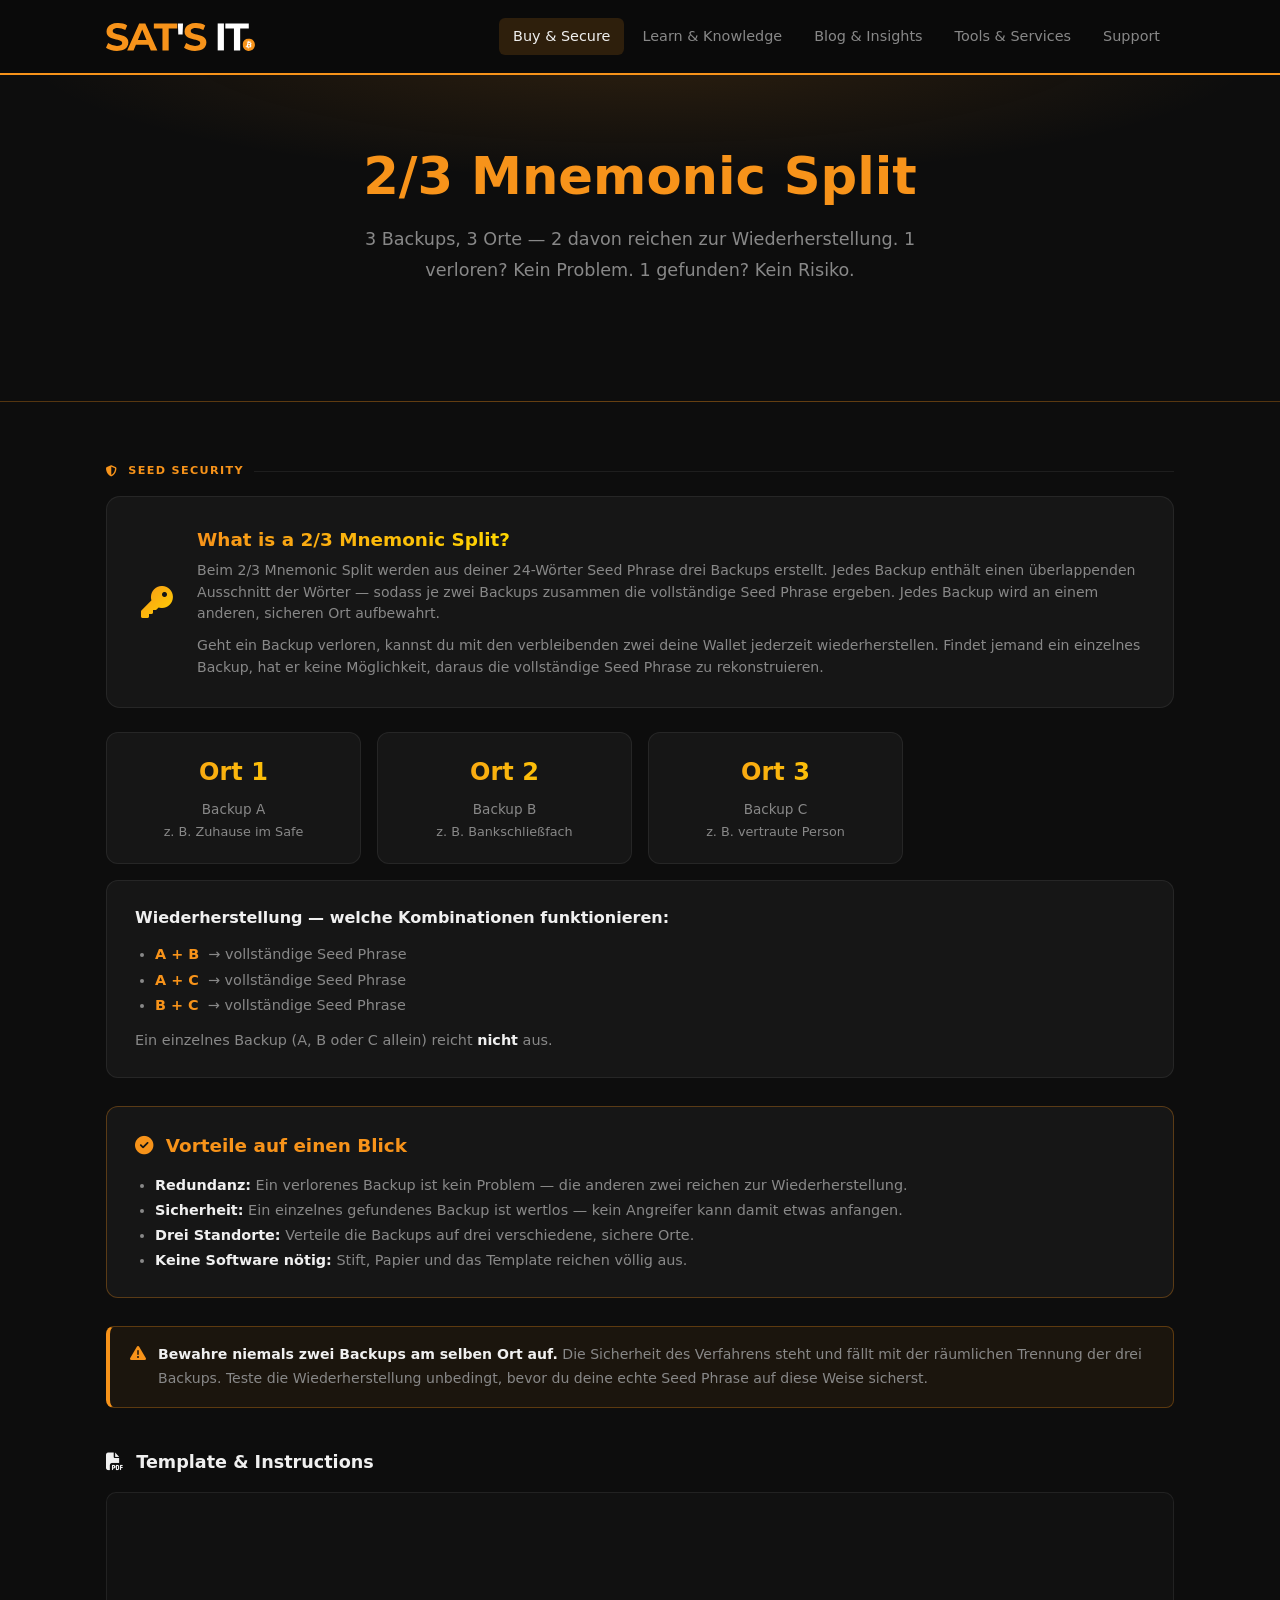
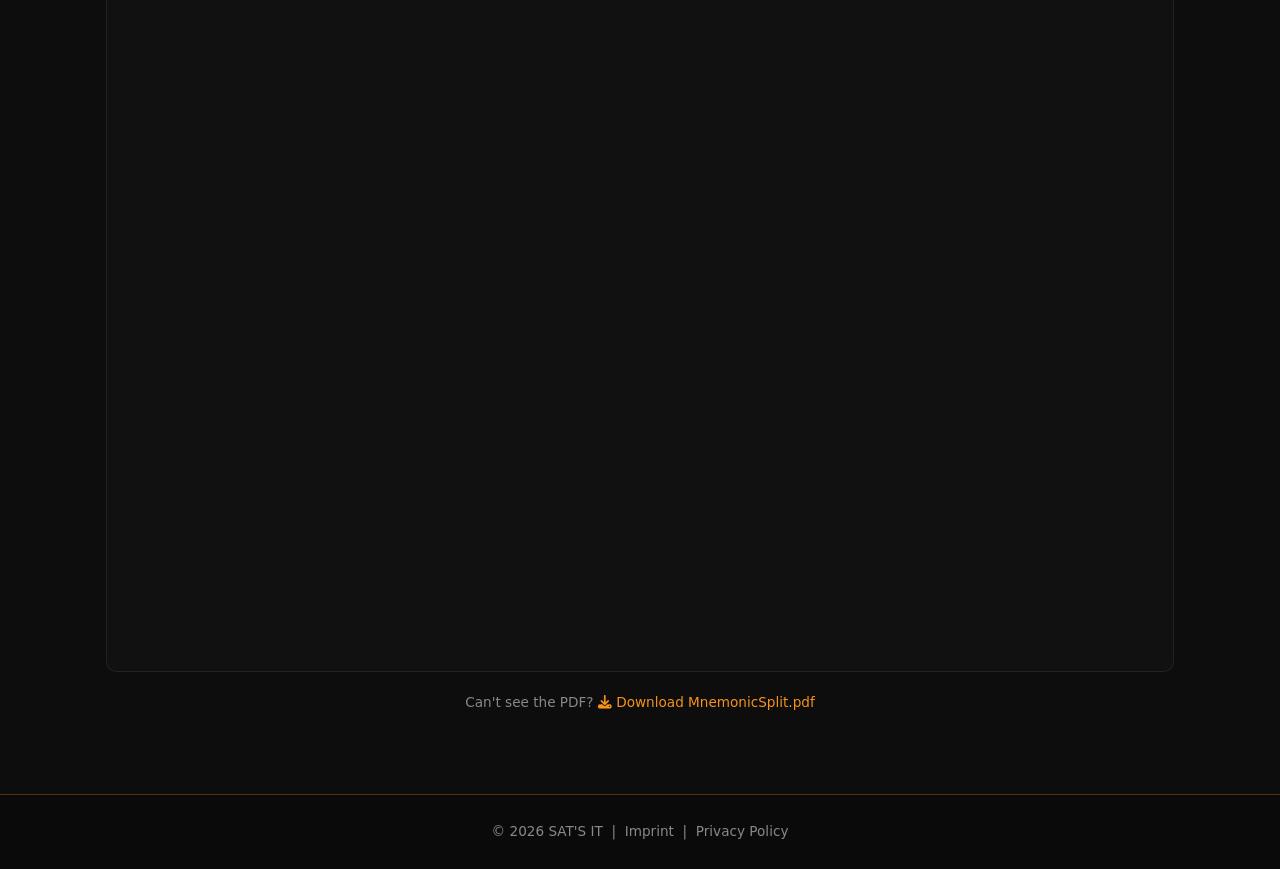
<file: buy-secure/mnemonic-split/index.html>
<!DOCTYPE html>
<html lang="en">
<head>
    <meta charset="UTF-8">
    <meta name="viewport" content="width=device-width, initial-scale=1.0">
    <meta name="referrer" content="no-referrer">
    <title>2/3 Mnemonic Split – Sat's It</title>
    <meta name="description" content="Learn how to split your Bitcoin seed phrase into 3 parts with a 2-of-3 scheme — so any two parts are enough to recover your wallet, but one alone reveals nothing.">
    <link rel="icon" type="image/svg+xml" href="../../assets/images/bitcoin/Bitcoin.svg">
    <link rel="stylesheet" href="../../css/style.css">
    <link rel="stylesheet" href="../../assets/fontawesome/css/all.min.css">
    <link rel="canonical" href="https://sats-it.com/buy-secure/mnemonic-split/">
    <!-- Open Graph -->
    <meta property="og:type" content="article">
    <meta property="og:url" content="https://sats-it.com/buy-secure/mnemonic-split/">
    <meta property="og:title" content="2/3 Mnemonic Split – Sat's It">
    <meta property="og:description" content="Learn how to split your Bitcoin seed phrase into 3 parts with a 2-of-3 scheme — so any two parts are enough to recover your wallet, but one alone reveals nothing.">
    <meta property="og:image" content="https://sats-it.com/assets/images/logo/sats-it_logo_v1.webp">
    <meta property="og:site_name" content="Sat's It">
    <!-- Twitter Card -->
    <meta name="twitter:card" content="summary_large_image">
    <meta name="twitter:title" content="2/3 Mnemonic Split – Sat's It">
    <meta name="twitter:description" content="Learn how to split your Bitcoin seed phrase into 3 parts with a 2-of-3 scheme — so any two parts are enough to recover your wallet, but one alone reveals nothing.">
    <meta name="twitter:image" content="https://sats-it.com/assets/images/logo/sats-it_logo_v1.webp">
    <!-- Structured Data -->
    <script type="application/ld+json">
    {
      "@context": "https://schema.org",
      "@type": "WebPage",
      "url": "https://sats-it.com/buy-secure/mnemonic-split/",
      "name": "2/3 Mnemonic Split",
      "description": "Learn how to split your Bitcoin seed phrase into 3 parts with a 2-of-3 scheme — so any two parts are enough to recover your wallet, but one alone reveals nothing.",
      "isPartOf": { "@id": "https://sats-it.com/#website" }
    }
    </script>
    <style>
        .info-box {
            background: var(--bg-card);
            border: 1px solid var(--border-btc);
            border-radius: 12px;
            padding: 24px 28px;
            margin-top: 28px;
        }
        .info-box h2 {
            font-size: 1.15rem;
            font-weight: 700;
            color: var(--btc);
            margin-bottom: 12px;
        }
        .info-box p, .info-box li {
            color: var(--muted);
            font-size: .9rem;
            line-height: 1.75;
        }
        .info-box ul {
            list-style: disc;
            padding-left: 20px;
            margin-top: 8px;
        }
        .split-grid {
            display: grid;
            grid-template-columns: repeat(auto-fill, minmax(220px, 1fr));
            gap: 16px;
            margin-top: 24px;
        }
        .split-part {
            background: var(--bg-card);
            border: 1px solid var(--border);
            border-radius: 12px;
            padding: 20px 18px;
            text-align: center;
            transition: border-color .25s, box-shadow .25s;
        }
        .split-part:hover {
            border-color: var(--border-btc);
            box-shadow: 0 4px 18px rgba(0,0,0,.3);
        }
        .split-part .part-label {
            font-size: 1.5rem;
            font-weight: 800;
            background: linear-gradient(90deg, var(--btc), #ffd700);
            -webkit-background-clip: text;
            -webkit-text-fill-color: transparent;
            background-clip: text;
        }
        .split-part p {
            color: var(--muted);
            font-size: .85rem;
            margin-top: 8px;
            line-height: 1.6;
        }
        .warning-box {
            background: rgba(247,147,26,.06);
            border: 1px solid var(--border-btc);
            border-left: 4px solid var(--btc);
            border-radius: 8px;
            padding: 16px 20px;
            margin-top: 28px;
            display: flex;
            gap: 12px;
            align-items: flex-start;
        }
        .warning-box i {
            color: var(--btc);
            margin-top: 2px;
            flex-shrink: 0;
        }
        .warning-box p {
            color: var(--muted);
            font-size: .88rem;
            line-height: 1.7;
            margin: 0;
        }
        .pdf-section {
            margin-top: 40px;
        }
        .pdf-section h2 {
            font-size: 1.1rem;
            font-weight: 700;
            color: var(--text);
            margin-bottom: 16px;
        }
        .pdf-embed {
            width: 100%;
            height: 780px;
            border: 1px solid var(--border);
            border-radius: 10px;
            background: #111;
        }
        .pdf-fallback {
            margin-top: 12px;
            text-align: center;
            font-size: .85rem;
            color: var(--muted);
        }
        .pdf-fallback a {
            color: var(--btc);
        }
        @media (max-width: 640px) {
            .pdf-embed { height: 480px; }
        }
    </style>
</head>
<body>

<header>
    <div class="container">
        <div class="site-title">
            <a href="../../index.html">
                <img src="../../assets/images/logo/sats-it_logo_v1.svg" alt="Sat's It">
            </a>
        </div>
        <button class="nav-toggle" aria-label="Toggle navigation" aria-expanded="false">
            <span></span><span></span><span></span>
        </button>
        <nav id="main-nav">
            <ul>
                <li><a href="/buy-secure" class="active">Buy &amp; Secure</a></li>
                <li><a href="/learn">Learn &amp; Knowledge</a></li>
                <li><a href="/blog">Blog &amp; Insights</a></li>
                <li><a href="/tools">Tools &amp; Services</a></li>
                <li><a href="/support">Support</a></li>
            </ul>
        </nav>
    </div>
</header>

<main>
    <section class="hero">
        <div class="container">
            <h1>2/3 Mnemonic Split</h1>
            <p class="hero-sub">3 Backups, 3 Orte — 2 davon reichen zur Wiederherstellung. 1 verloren? Kein Problem. 1 gefunden? Kein Risiko.</p>
        </div>
    </section>

    <section class="projects">
        <div class="container">
            <div class="section-label orange">
                <i class="fas fa-shield-halved"></i> Seed Security
            </div>

            <div class="card">
                <div class="card-body">
                    <i class="fas fa-key card-icon"></i>
                    <div>
                        <h3>What is a 2/3 Mnemonic Split?</h3>
                        <p>
                            Beim 2/3 Mnemonic Split werden aus deiner 24-Wörter Seed Phrase drei Backups erstellt.
                            Jedes Backup enthält einen überlappenden Ausschnitt der Wörter — sodass
                            je zwei Backups zusammen die vollständige Seed Phrase ergeben.
                            Jedes Backup wird an einem anderen, sicheren Ort aufbewahrt.
                        </p>
                        <p style="margin-top:10px;">
                            Geht ein Backup verloren, kannst du mit den verbleibenden zwei deine Wallet jederzeit
                            wiederherstellen. Findet jemand ein einzelnes Backup, hat er keine Möglichkeit,
                            daraus die vollständige Seed Phrase zu rekonstruieren.
                        </p>
                    </div>
                </div>
            </div>

            <div class="split-grid">
                <div class="split-part">
                    <div class="part-label">Ort 1</div>
                    <p>Backup A<br><span style="font-size:.8rem;color:var(--muted)">z.&nbsp;B. Zuhause im Safe</span></p>
                </div>
                <div class="split-part">
                    <div class="part-label">Ort 2</div>
                    <p>Backup B<br><span style="font-size:.8rem;color:var(--muted)">z.&nbsp;B. Bankschließfach</span></p>
                </div>
                <div class="split-part">
                    <div class="part-label">Ort 3</div>
                    <p>Backup C<br><span style="font-size:.8rem;color:var(--muted)">z.&nbsp;B. vertraute Person</span></p>
                </div>
            </div>
            <div class="info-box" style="margin-top:16px;border-color:var(--border);">
                <h2 style="color:var(--text);font-size:1rem;">Wiederherstellung — welche Kombinationen funktionieren:</h2>
                <ul>
                    <li><strong style="color:var(--btc)">A + B</strong> &nbsp;→ vollständige Seed Phrase</li>
                    <li><strong style="color:var(--btc)">A + C</strong> &nbsp;→ vollständige Seed Phrase</li>
                    <li><strong style="color:var(--btc)">B + C</strong> &nbsp;→ vollständige Seed Phrase</li>
                </ul>
                <p style="margin-top:10px;">Ein einzelnes Backup (A, B oder C allein) reicht <strong style="color:var(--text)">nicht</strong> aus.</p>
            </div>

            <div class="info-box">
                <h2><i class="fas fa-circle-check"></i>&nbsp; Vorteile auf einen Blick</h2>
                <ul>
                    <li><strong style="color:var(--text)">Redundanz:</strong> Ein verlorenes Backup ist kein Problem — die anderen zwei reichen zur Wiederherstellung.</li>
                    <li><strong style="color:var(--text)">Sicherheit:</strong> Ein einzelnes gefundenes Backup ist wertlos — kein Angreifer kann damit etwas anfangen.</li>
                    <li><strong style="color:var(--text)">Drei Standorte:</strong> Verteile die Backups auf drei verschiedene, sichere Orte.</li>
                    <li><strong style="color:var(--text)">Keine Software nötig:</strong> Stift, Papier und das Template reichen völlig aus.</li>
                </ul>
            </div>

            <div class="warning-box">
                <i class="fas fa-triangle-exclamation"></i>
                <p>
                    <strong style="color: var(--text);">Bewahre niemals zwei Backups am selben Ort auf.</strong>
                    Die Sicherheit des Verfahrens steht und fällt mit der räumlichen Trennung der drei Backups.
                    Teste die Wiederherstellung unbedingt, bevor du deine echte Seed Phrase auf diese Weise sicherst.
                </p>
            </div>

            <div class="pdf-section">
                <h2><i class="fas fa-file-pdf"></i>&nbsp; Template &amp; Instructions</h2>
                <iframe
                    class="pdf-embed"
                    src="../../assets/pdf/MnemonicSplit.pdf"
                    title="2/3 Mnemonic Split Template"
                    loading="lazy">
                </iframe>
                <p class="pdf-fallback">
                    Can't see the PDF?
                    <a href="../../assets/pdf/MnemonicSplit.pdf" target="_blank" rel="noopener noreferrer">
                        <i class="fas fa-download"></i> Download MnemonicSplit.pdf
                    </a>
                </p>
            </div>

        </div>
    </section>
</main>

<footer>
    <div class="container">
        <p>
            &copy; 2026 SAT'S IT &nbsp;|&nbsp;
            <a href="https://legal.lueders.solutions/en/imprint/" target="_blank" rel="noopener noreferrer">Imprint</a>
            &nbsp;|&nbsp;
            <a href="https://legal.lueders.solutions/en/privacy/web-sats-it/" target="_blank" rel="noopener noreferrer">Privacy Policy</a>
        </p>
    </div>
</footer>

<script src="../../js/nav.js"></script>
</body>
</html>
</file>
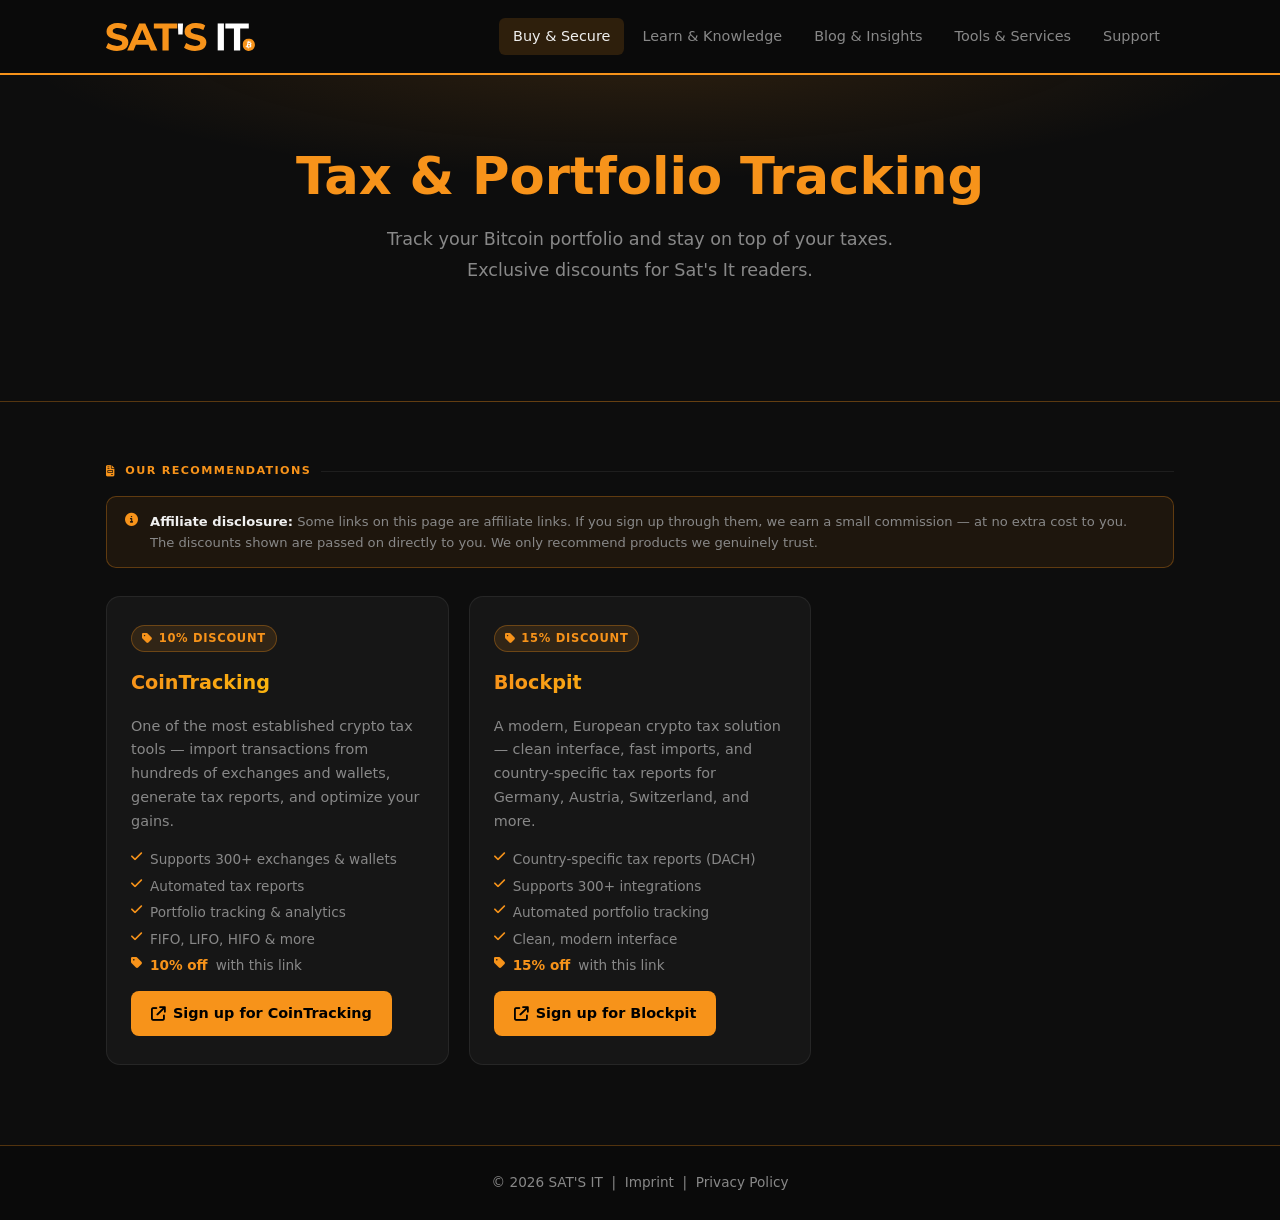
<file: buy-secure/tax-tracking/index.html>
<!DOCTYPE html>
<html lang="en">
<head>
    <meta charset="UTF-8">
    <meta name="viewport" content="width=device-width, initial-scale=1.0">
    <meta name="referrer" content="no-referrer">
    <title>Tax &amp; Portfolio Tracking – Sat's It</title>
    <meta name="description" content="Track your Bitcoin portfolio and optimize your crypto tax reporting. Exclusive discounts on CoinTracking and Blockpit.">
    <link rel="icon" type="image/svg+xml" href="../../assets/images/bitcoin/Bitcoin.svg">
    <link rel="stylesheet" href="../../css/style.css">
    <link rel="stylesheet" href="../../assets/fontawesome/css/all.min.css">
    <link rel="canonical" href="https://sats-it.com/buy-secure/tax-tracking/">
    <!-- Open Graph -->
    <meta property="og:type" content="website">
    <meta property="og:url" content="https://sats-it.com/buy-secure/tax-tracking/">
    <meta property="og:title" content="Tax &amp; Portfolio Tracking – Sat's It">
    <meta property="og:description" content="Track your Bitcoin portfolio and optimize your crypto tax reporting. Exclusive discounts on CoinTracking and Blockpit.">
    <meta property="og:image" content="https://sats-it.com/assets/images/logo/sats-it_logo_v1.webp">
    <meta property="og:site_name" content="Sat's It">
    <!-- Twitter Card -->
    <meta name="twitter:card" content="summary_large_image">
    <meta name="twitter:title" content="Tax &amp; Portfolio Tracking – Sat's It">
    <meta name="twitter:description" content="Track your Bitcoin portfolio and optimize your crypto tax reporting. Exclusive discounts on CoinTracking and Blockpit.">
    <meta name="twitter:image" content="https://sats-it.com/assets/images/logo/sats-it_logo_v1.webp">
    <!-- Structured Data -->
    <script type="application/ld+json">
    {
      "@context": "https://schema.org",
      "@type": "WebPage",
      "url": "https://sats-it.com/buy-secure/tax-tracking/",
      "name": "Tax & Portfolio Tracking",
      "description": "Track your Bitcoin portfolio and optimize your crypto tax reporting. Exclusive discounts on CoinTracking and Blockpit.",
      "isPartOf": { "@id": "https://sats-it.com/#website" }
    }
    </script>
    <style>
        .tax-grid {
            display: grid;
            grid-template-columns: repeat(auto-fill, minmax(280px, 1fr));
            gap: 20px;
            margin-top: 28px;
        }
        .tax-card {
            background: var(--bg-card);
            border: 1px solid var(--border);
            border-radius: 14px;
            padding: 28px 24px;
            display: flex;
            flex-direction: column;
            gap: 16px;
            transition: background .25s, box-shadow .25s, border-color .25s;
        }
        .tax-card:hover {
            background: var(--bg-card-h);
            border-color: var(--border-btc);
            box-shadow: 0 8px 28px rgba(0,0,0,.35), inset 4px 0 0 var(--btc);
        }
        .tax-card-badge {
            display: inline-flex;
            align-items: center;
            gap: 6px;
            background: rgba(247,147,26,.12);
            color: var(--btc);
            font-size: .72rem;
            font-weight: 700;
            text-transform: uppercase;
            letter-spacing: .06em;
            padding: 3px 10px;
            border-radius: 20px;
            border: 1px solid var(--border-btc);
            width: fit-content;
        }
        .tax-card h3 {
            font-size: 1.2rem;
            font-weight: 700;
            background: linear-gradient(90deg, var(--btc), #ffd700);
            -webkit-background-clip: text;
            -webkit-text-fill-color: transparent;
            background-clip: text;
        }
        .tax-card p {
            color: var(--muted);
            font-size: .9rem;
            line-height: 1.65;
            flex: 1;
        }
        .tax-card ul {
            list-style: none;
            padding: 0;
            display: flex;
            flex-direction: column;
            gap: 6px;
        }
        .tax-card ul li {
            display: flex;
            align-items: flex-start;
            gap: 8px;
            color: var(--muted);
            font-size: .85rem;
            line-height: 1.5;
        }
        .tax-card ul li i {
            color: var(--btc);
            margin-top: 2px;
            flex-shrink: 0;
            font-size: .8rem;
        }
        .tax-card-action {
            display: inline-flex;
            align-items: center;
            gap: 8px;
            padding: 11px 20px;
            background: var(--btc);
            color: #000;
            border-radius: 8px;
            font-size: .9rem;
            font-weight: 700;
            transition: background .2s, transform .15s;
            align-self: flex-start;
        }
        .tax-card-action:hover {
            background: #ffd700;
            color: #000;
            transform: translateY(-2px);
        }
        .affiliate-notice {
            display: flex;
            align-items: flex-start;
            gap: 12px;
            background: rgba(247,147,26,.07);
            border: 1px solid var(--border-btc);
            border-radius: 10px;
            padding: 14px 18px;
            font-size: .82rem;
            color: var(--muted);
            line-height: 1.6;
            margin-bottom: 28px;
        }
        .affiliate-notice i {
            color: var(--btc);
            margin-top: 2px;
            flex-shrink: 0;
        }
    </style>
</head>
<body>

<header>
    <div class="container">
        <div class="site-title">
            <a href="../../index.html">
                <img src="../../assets/images/logo/sats-it_logo_v1.svg" alt="Sat's It">
            </a>
        </div>
        <button class="nav-toggle" aria-label="Toggle navigation" aria-expanded="false">
            <span></span><span></span><span></span>
        </button>
        <nav id="main-nav">
            <ul>
                <li><a href="/buy-secure" class="active">Buy &amp; Secure</a></li>
                <li><a href="/learn">Learn &amp; Knowledge</a></li>
                <li><a href="/blog">Blog &amp; Insights</a></li>
                <li><a href="/tools">Tools &amp; Services</a></li>
                <li><a href="/support">Support</a></li>
            </ul>
        </nav>
    </div>
</header>

<main>

    <section class="hero">
        <div class="container">
            <h1>Tax &amp; Portfolio Tracking</h1>
            <p class="hero-sub">
                Track your Bitcoin portfolio and stay on top of your taxes.<br>
                Exclusive discounts for Sat's It readers.
            </p>
        </div>
    </section>

    <section class="projects">
        <div class="container">

            <div class="section-label orange">
                <i class="fas fa-file-invoice"></i> Our Recommendations
            </div>

            <div class="affiliate-notice">
                <i class="fas fa-circle-info"></i>
                <span>
                    <strong style="color: var(--text);">Affiliate disclosure:</strong>
                    Some links on this page are affiliate links. If you sign up through them, we earn a small commission — at no extra cost to you.
                    The discounts shown are passed on directly to you.
                    We only recommend products we genuinely trust.
                </span>
            </div>

            <div class="tax-grid">

                <!-- CoinTracking -->
                <div class="tax-card">
                    <span class="tax-card-badge"><i class="fas fa-tag"></i> 10% Discount</span>
                    <h3>CoinTracking</h3>
                    <p>
                        One of the most established crypto tax tools — import transactions from hundreds of exchanges and wallets, generate tax reports, and optimize your gains.
                    </p>
                    <ul>
                        <li><i class="fas fa-check"></i> Supports 300+ exchanges &amp; wallets</li>
                        <li><i class="fas fa-check"></i> Automated tax reports</li>
                        <li><i class="fas fa-check"></i> Portfolio tracking &amp; analytics</li>
                        <li><i class="fas fa-check"></i> FIFO, LIFO, HIFO &amp; more</li>
                        <li><i class="fas fa-tag"></i> <strong style="color: var(--btc);">10% off</strong> with this link</li>
                    </ul>
                    <a href="https://ldrs.uk/ct-bt"
                       target="_blank" rel="noopener noreferrer sponsored" class="tax-card-action">
                        <i class="fas fa-arrow-up-right-from-square"></i> Sign up for CoinTracking
                    </a>
                </div>

                <!-- Blockpit -->
                <div class="tax-card">
                    <span class="tax-card-badge"><i class="fas fa-tag"></i> 15% Discount</span>
                    <h3>Blockpit</h3>
                    <p>
                        A modern, European crypto tax solution — clean interface, fast imports, and country-specific tax reports for Germany, Austria, Switzerland, and more.
                    </p>
                    <ul>
                        <li><i class="fas fa-check"></i> Country-specific tax reports (DACH)</li>
                        <li><i class="fas fa-check"></i> Supports 300+ integrations</li>
                        <li><i class="fas fa-check"></i> Automated portfolio tracking</li>
                        <li><i class="fas fa-check"></i> Clean, modern interface</li>
                        <li><i class="fas fa-tag"></i> <strong style="color: var(--btc);">15% off</strong> with this link</li>
                    </ul>
                    <a href="https://ldrs.uk/blockpit-bt"
                       target="_blank" rel="noopener noreferrer sponsored" class="tax-card-action">
                        <i class="fas fa-arrow-up-right-from-square"></i> Sign up for Blockpit
                    </a>
                </div>

            </div>

        </div>
    </section>

</main>

<footer>
    <div class="container">
        <p>
            &copy; 2026 SAT'S IT &nbsp;|&nbsp;
            <a href="https://legal.lueders.solutions/en/imprint/" target="_blank" rel="noopener noreferrer">Imprint</a>
            &nbsp;|&nbsp;
            <a href="https://legal.lueders.solutions/en/privacy/web-sats-it/" target="_blank" rel="noopener noreferrer">Privacy Policy</a>
        </p>
    </div>
</footer>

<script src="../../js/nav.js"></script>
</body>
</html>
</file>
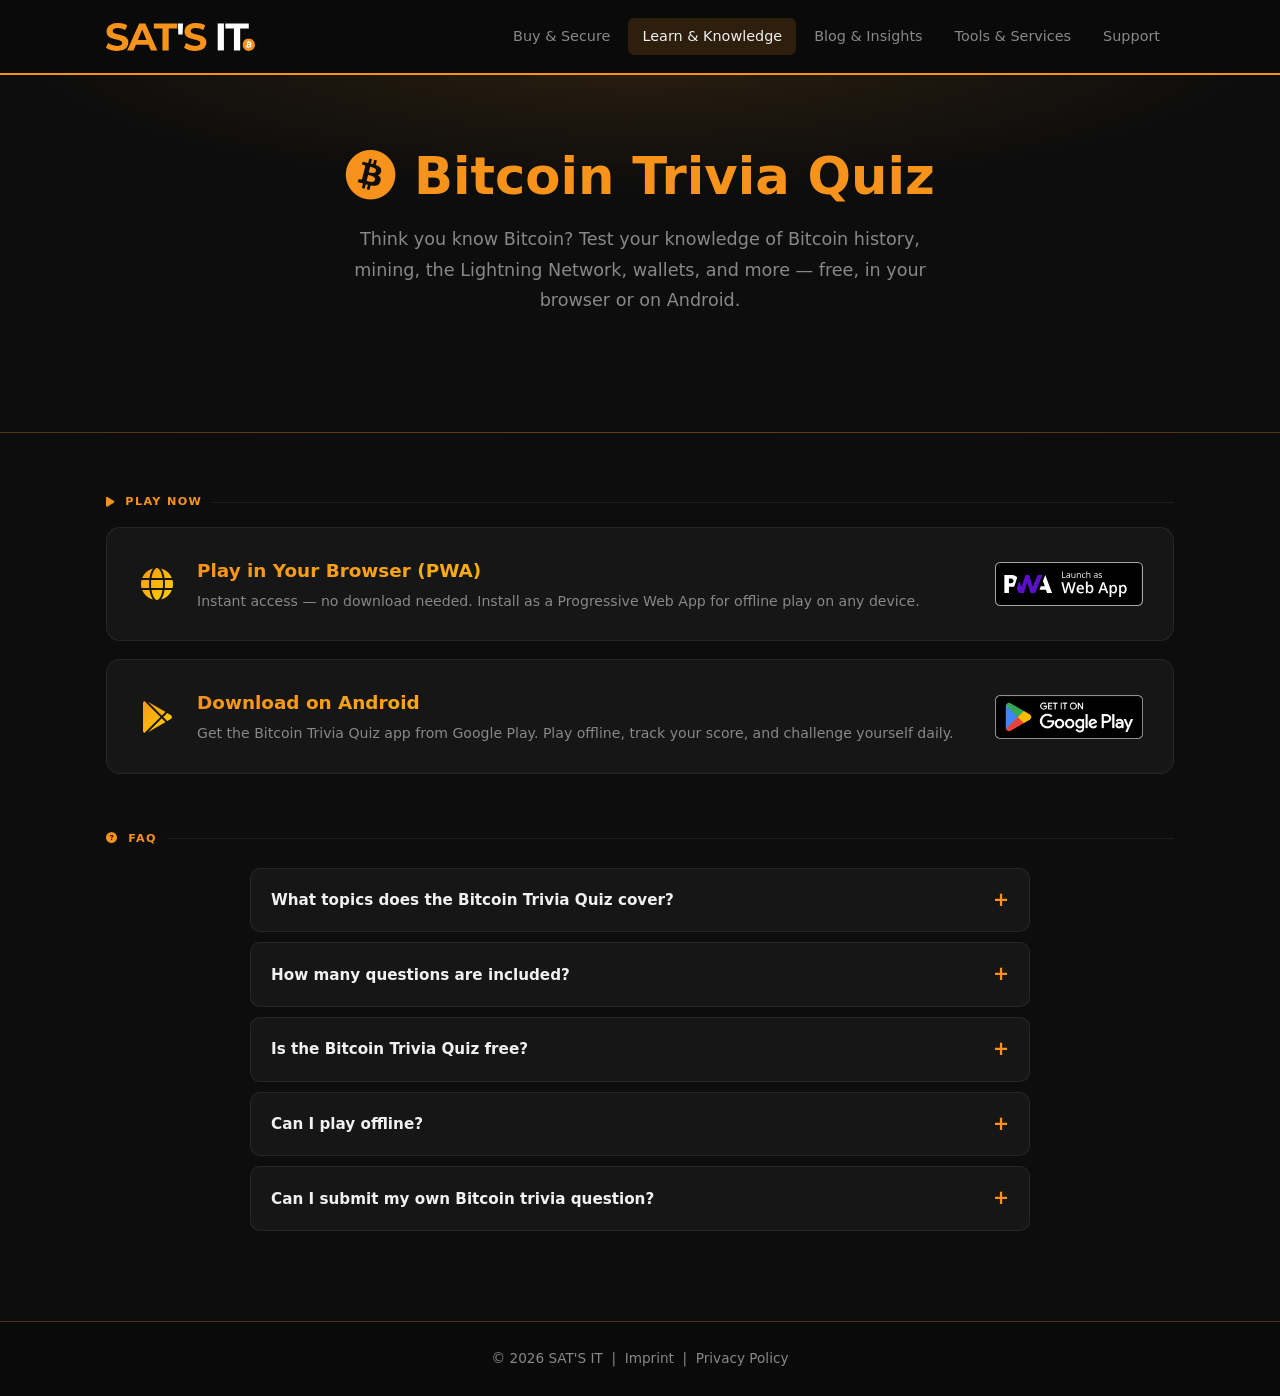
<file: learn/bitcoin-quiz/index.html>
<!DOCTYPE html>
<html lang="en">
<head>
    <meta charset="UTF-8">
    <meta name="viewport" content="width=device-width, initial-scale=1.0">
    <meta name="referrer" content="no-referrer">
    <title>Bitcoin Trivia Quiz – Test Your Bitcoin Knowledge | Sat's It</title>
    <meta name="description" content="Play the free Bitcoin Trivia Quiz — test your knowledge of Bitcoin, wallets, mining, and Lightning. Available as a PWA and on Android.">
    <link rel="icon" type="image/svg+xml" href="../../assets/images/bitcoin/Bitcoin.svg">
    <link rel="stylesheet" href="../../css/style.css">
    <link rel="stylesheet" href="../../assets/fontawesome/css/all.min.css">
    <link rel="canonical" href="https://sats-it.com/learn/bitcoin-quiz/">
    <!-- Open Graph -->
    <meta property="og:type" content="website">
    <meta property="og:url" content="https://sats-it.com/learn/bitcoin-quiz/">
    <meta property="og:title" content="Bitcoin Trivia Quiz – Test Your Bitcoin Knowledge | Sat's It">
    <meta property="og:description" content="Play the free Bitcoin Trivia Quiz — test your knowledge of Bitcoin, wallets, mining, and Lightning. Available as a PWA and on Android.">
    <meta property="og:image" content="https://sats-it.com/assets/images/logo/sats-it_logo_v1.webp">
    <meta property="og:site_name" content="Sat's It">
    <!-- Twitter Card -->
    <meta name="twitter:card" content="summary_large_image">
    <meta name="twitter:title" content="Bitcoin Trivia Quiz – Test Your Bitcoin Knowledge | Sat's It">
    <meta name="twitter:description" content="Play the free Bitcoin Trivia Quiz — test your knowledge of Bitcoin, wallets, mining, and Lightning. Available as a PWA and on Android.">
    <meta name="twitter:image" content="https://sats-it.com/assets/images/logo/sats-it_logo_v1.webp">
    <!-- Structured Data -->
    <script type="application/ld+json">
    {
      "@context": "https://schema.org",
      "@graph": [
        {
          "@type": "SoftwareApplication",
          "name": "Bitcoin Trivia Quiz",
          "url": "https://bitcoin.triviaquiz.games",
          "applicationCategory": "GameApplication",
          "operatingSystem": "Android, Web",
          "offers": { "@type": "Offer", "price": "0", "priceCurrency": "USD" },
          "description": "Play the free Bitcoin Trivia Quiz — test your knowledge of Bitcoin, wallets, mining, and Lightning."
        },
        {
          "@type": "FAQPage",
          "mainEntity": [
            {
              "@type": "Question",
              "name": "What topics does the Bitcoin Trivia Quiz cover?",
              "acceptedAnswer": {
                "@type": "Answer",
                "text": "Questions span the full spectrum of Bitcoin knowledge: the history of Bitcoin and Satoshi Nakamoto, mining and halving events, wallets and private keys, the Lightning Network, notable price milestones, and Bitcoin fundamentals."
              }
            },
            {
              "@type": "Question",
              "name": "How many questions are included?",
              "acceptedAnswer": {
                "@type": "Answer",
                "text": "The quiz features a large pool of questions across multiple difficulty levels — Bitcoiner, Cypherpunk, and Satoshi — so every session is a fresh challenge whether you are new to Bitcoin or a long-time HODLer."
              }
            },
            {
              "@type": "Question",
              "name": "Is the Bitcoin Trivia Quiz free?",
              "acceptedAnswer": {
                "@type": "Answer",
                "text": "Yes, completely free. Play in the browser at bitcoin.triviaquiz.games or download the Android app from Google Play — no purchase or subscription required."
              }
            },
            {
              "@type": "Question",
              "name": "Can I play offline?",
              "acceptedAnswer": {
                "@type": "Answer",
                "text": "Yes. Install the PWA from your browser and all questions are cached locally for offline play. The Android app also works without an internet connection."
              }
            },
            {
              "@type": "Question",
              "name": "Can I submit my own Bitcoin trivia question?",
              "acceptedAnswer": {
                "@type": "Answer",
                "text": "Yes! Question submissions and community questions are handled via the quiz platform at octoquizpus.com. A native submission feature is coming to Sat's It."
              }
            }
          ]
        }
      ]
    }
    </script>
    <style>
        .quiz-card {
            background: var(--bg-card);
            border: 1px solid var(--border);
            border-radius: 14px;
            padding: 28px 30px;
            margin-bottom: 18px;
            display: flex;
            align-items: center;
            justify-content: space-between;
            gap: 24px;
            transition: background .25s, box-shadow .25s, border-color .25s;
            flex-wrap: wrap;
        }
        .quiz-card:hover {
            background: var(--bg-card-h);
            border-color: var(--border-btc);
            box-shadow: 0 8px 28px rgba(0,0,0,.35), inset 4px 0 0 var(--btc);
        }
        .quiz-card-body {
            display: flex;
            align-items: center;
            gap: 20px;
            flex: 1;
            min-width: 0;
        }
        .quiz-card-icon {
            font-size: 2rem;
            flex-shrink: 0;
            width: 40px;
            text-align: center;
            background: linear-gradient(135deg, var(--btc) 0%, #ffd700 100%);
            -webkit-background-clip: text;
            -webkit-text-fill-color: transparent;
            background-clip: text;
        }
        .quiz-card-body h2 {
            font-size: 1.15rem;
            font-weight: 700;
            margin-bottom: 5px;
            background: linear-gradient(90deg, var(--btc), #ffd700);
            -webkit-background-clip: text;
            -webkit-text-fill-color: transparent;
            background-clip: text;
        }
        .quiz-card-body p {
            color: var(--muted);
            font-size: .88rem;
            line-height: 1.55;
        }
        .quiz-card-actions {
            display: flex;
            gap: 10px;
            align-items: center;
            flex-shrink: 0;
            flex-wrap: wrap;
        }
        .faq-wrap {
            max-width: 780px;
            margin: 0 auto;
        }
        .faq-wrap h2 {
            font-size: 1.3rem;
            font-weight: 700;
            color: var(--text);
            margin-bottom: 16px;
        }
        details {
            background: var(--bg-card);
            border: 1px solid var(--border);
            border-radius: 10px;
            margin-bottom: 10px;
            transition: border-color .2s;
        }
        details[open] { border-color: var(--border-btc); }
        summary {
            padding: 16px 20px;
            font-weight: 600;
            font-size: .95rem;
            color: var(--text);
            cursor: pointer;
            list-style: none;
            display: flex;
            justify-content: space-between;
            align-items: center;
            gap: 12px;
        }
        summary::-webkit-details-marker { display: none; }
        summary::after {
            content: '+';
            color: var(--btc);
            font-size: 1.2rem;
            flex-shrink: 0;
        }
        details[open] summary::after { content: '−'; }
        .faq-answer {
            padding: 0 20px 16px;
            color: var(--muted);
            font-size: .9rem;
            line-height: 1.7;
        }
        .faq-answer a { color: var(--btc); }
        .store-btn { display: inline-block; line-height: 0; transition: transform .2s, opacity .2s; }
        .store-btn:hover { transform: translateY(-2px); opacity: .85; }
        .store-badge { height: 44px; width: auto; display: block; }
    </style>
</head>
<body>

<header>
    <div class="container">
        <div class="site-title">
            <a href="../../index.html">
                <img src="../../assets/images/logo/sats-it_logo_v1.svg" alt="Sat's It">
            </a>
        </div>
        <button class="nav-toggle" aria-label="Toggle navigation" aria-expanded="false">
            <span></span><span></span><span></span>
        </button>
        <nav id="main-nav">
            <ul>
                <li><a href="/buy-secure">Buy &amp; Secure</a></li>
                <li><a href="/learn" class="active">Learn &amp; Knowledge</a></li>
                <li><a href="/blog">Blog &amp; Insights</a></li>
                <li><a href="/tools">Tools &amp; Services</a></li>
                <li><a href="/support">Support</a></li>
            </ul>
        </nav>
    </div>
</header>

<main>

    <section class="hero">
        <div class="container">
            <h1><i class="fab fa-bitcoin" style="color:var(--btc);"></i> Bitcoin Trivia Quiz</h1>
            <p class="hero-sub">
                Think you know Bitcoin? Test your knowledge of Bitcoin history,
                mining, the Lightning Network, wallets, and more —
                free, in your browser or on Android.
            </p>
        </div>
    </section>

    <section class="projects">
        <div class="container">

            <div class="section-label orange">
                <i class="fas fa-play"></i> Play Now
            </div>

            <div class="quiz-card">
                <div class="quiz-card-body">
                    <i class="fas fa-globe quiz-card-icon"></i>
                    <div>
                        <h2>Play in Your Browser (PWA)</h2>
                        <p>Instant access — no download needed. Install as a Progressive Web App for offline play on any device.</p>
                    </div>
                </div>
                <div class="quiz-card-actions">
                    <a href="https://bitcoin.triviaquiz.games" target="_blank" rel="noopener noreferrer" class="store-btn">
                        <img src="../../assets/images/pwa/PWA-dark-en.svg" alt="Open as Web App (PWA)" class="store-badge">
                    </a>
                </div>
            </div>

            <div class="quiz-card">
                <div class="quiz-card-body">
                    <i class="fab fa-google-play quiz-card-icon"></i>
                    <div>
                        <h2>Download on Android</h2>
                        <p>Get the Bitcoin Trivia Quiz app from Google Play. Play offline, track your score, and challenge yourself daily.</p>
                    </div>
                </div>
                <div class="quiz-card-actions">
                    <a href="https://play.google.com/store/apps/details?id=com.luederssolutions.bitcointrivia" target="_blank" rel="noopener noreferrer" class="store-btn">
                        <img src="../../assets/images/googleplay/GetItOnGooglePlay_Badge_Web_color_English.png" alt="Get it on Google Play" class="store-badge">
                    </a>
                </div>
            </div>

            <div style="margin-top: 56px;">
                <div class="section-label orange">
                    <i class="fas fa-circle-question"></i> FAQ
                </div>

                <div class="faq-wrap" style="margin-top: 20px;">

                    <details>
                        <summary>What topics does the Bitcoin Trivia Quiz cover?</summary>
                        <div class="faq-answer">
                            Questions span the full spectrum of Bitcoin knowledge: the history of Bitcoin and Satoshi Nakamoto, mining and halving events, wallets and private keys, the Lightning Network, notable price milestones, and Bitcoin fundamentals.
                        </div>
                    </details>

                    <details>
                        <summary>How many questions are included?</summary>
                        <div class="faq-answer">
                            The quiz features a large pool of questions across multiple difficulty levels — Bitcoiner, Cypherpunk, and Satoshi — so every session is a fresh challenge whether you are new to Bitcoin or a long-time HODLer.
                        </div>
                    </details>

                    <details>
                        <summary>Is the Bitcoin Trivia Quiz free?</summary>
                        <div class="faq-answer">
                            Yes, completely free. Play in the browser at <a href="https://bitcoin.triviaquiz.games" target="_blank" rel="noopener noreferrer">bitcoin.triviaquiz.games</a> or download the Android app from Google Play — no purchase or subscription required.
                        </div>
                    </details>

                    <details>
                        <summary>Can I play offline?</summary>
                        <div class="faq-answer">
                            Yes. Install the PWA from your browser and all questions are cached locally for offline play. The Android app also works without an internet connection.
                        </div>
                    </details>

                    <details>
                        <summary>Can I submit my own Bitcoin trivia question?</summary>
                        <div class="faq-answer">
                            Yes! Question submissions and community questions are currently handled via our quiz platform. A native submission feature is coming to Sat's It — stay tuned.<br><br>
                            For now, use the links below:<br>
                            <a href="https://octoquizpus.com/submit/" target="_blank" rel="noopener noreferrer">→ Submit a question</a><br>
                            <a href="https://octoquizpus.com/community-questions/" target="_blank" rel="noopener noreferrer">→ Browse community questions</a>
                        </div>
                    </details>

                </div>
            </div>

        </div>
    </section>

</main>

<footer>
    <div class="container">
        <p>
            &copy; 2026 SAT'S IT &nbsp;|&nbsp;
            <a href="https://legal.lueders.solutions/en/imprint/" target="_blank" rel="noopener noreferrer">Imprint</a>
            &nbsp;|&nbsp;
            <a href="https://legal.lueders.solutions/en/privacy/web-sats-it/" target="_blank" rel="noopener noreferrer">Privacy Policy</a>
        </p>
    </div>
</footer>

<script src="../../js/nav.js"></script>
</body>
</html>
</file>
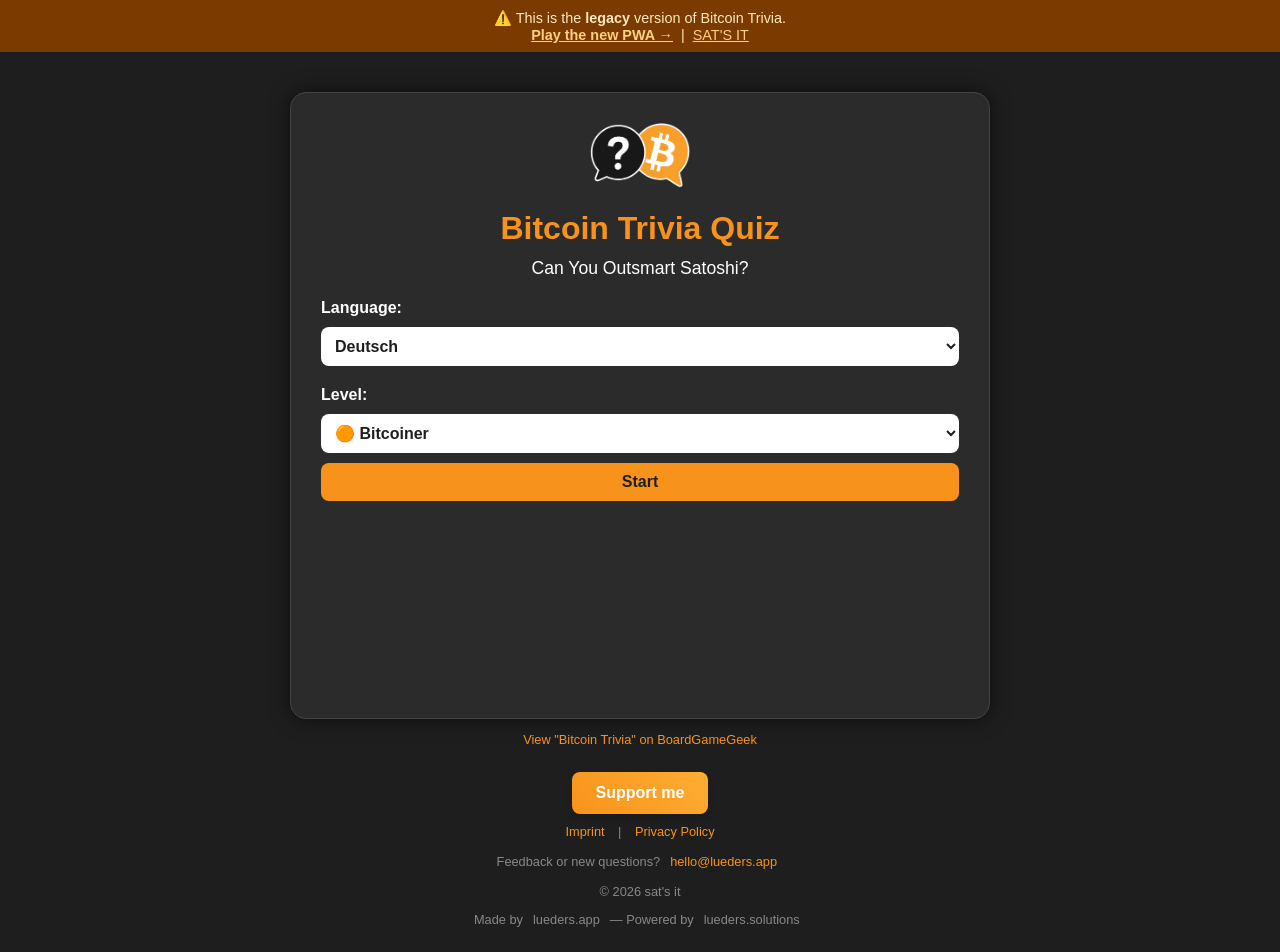
<file: legacy/bitcoin/index.html>
<!DOCTYPE html>
<html lang="en">
<head>
    <base href="/legacy/bitcoin/">
    <meta charset="UTF-8" />
    <meta name="viewport" content="width=device-width, initial-scale=1.0"/>
    <meta name="referrer" content="no-referrer" />
    <meta http-equiv="Content-Security-Policy" content="default-src 'none'; script-src 'self'; style-src 'self' 'unsafe-inline'; img-src 'self' data:; font-src 'self'; connect-src 'self'; frame-ancestors 'none'; base-uri 'self'; form-action 'self'; object-src 'none';" />
    <title>Bitcoin Trivia Quiz (Legacy) – sat-it.com</title>
    <link rel="stylesheet" href="css/style.css" />
    <link rel="canonical" href="https://sats-it.com/legacy/bitcoin/" />
    <meta name="robots" content="index, follow" />
</head>
</head>
    
<body>
  <!-- Legacy Notice -->
  <div style="background:#7a3a00;color:#ffe8c0;text-align:center;padding:0.6rem 1rem;font-size:0.9rem;">
    ⚠️ This is the <strong>legacy</strong> version of Bitcoin Trivia.<br>
    <a href="https://app.bitcointriviaquiz.com" style="color:#ffd080;font-weight:bold;">Play the new PWA →</a> &nbsp;|&nbsp;
    <a href="https://sats-it.com" style="color:#ffd080;">SAT'S IT</a>
  </div>

    <!----
    <div id="password-overlay" style="
        position: fixed; top:0; left:0; width:100vw; height:100vh; background:#000a; 
        color: white; display:flex; flex-direction: column; justify-content: center; align-items: center; z-index:9999;
      ">
    <label for="password-input" style="margin-bottom: 0.5em;">Enter password to access Bitcoin Trivia:</label>
    <input id="password-input" type="password" autofocus />
    <button id="password-submit" style="margin-top: 1em;">Submit</button>
    <p id="password-error" style="color: red; display: none; margin-top: 1em;">Access denied</p>
  </div>
    -->

  <div class="main-wrapper">
      <div class="container hidden">
          <img src="assets/images/BitcoinTriviaV3.png" alt="Bitcoin Logo" class="quiz-logo">
          <!-- Quiz Content -->
          <h1>Bitcoin Trivia Quiz</h1>
          <p class="tagline">Can You Outsmart Satoshi?</p>
          <label for="language">Language:</label>
          <select id="language">
              <option value="de">Deutsch</option>
              <option value="en">English</option>
              <option value="fr">Français</option>
          </select>
          <label for="level">Level:</label>
          <select id="level">
              <option value="curious">🟠 Bitcoiner</option>
              <option value="bitcoiner">🟠🟠 Cypherpunk</option>
              <option value="satoshi">🟠🟠🟠 Satoshi </option>
          </select>
          <button id="startButton">Start</button>

          <!--
          <div id="intro-image">
              <img class="intro-image" src="assets/images/IntroV03.png" alt="Intro-Image">
          </div>
          -->
          <div id="quiz"></div>
      </div>
    
      <script src="quiz.js"></script>
      <script src="js/banner.js"></script>

      <!------
      <script>
        const overlay = document.getElementById('password-overlay');
        const container = document.querySelector('.container');
        const input = document.getElementById('password-input');
        const btn = document.getElementById('password-submit');
        const errorMsg = document.getElementById('password-error');
        const correctPassword = 'pow';
    
        btn.addEventListener('click', () => {
          if (input.value === correctPassword) {
            overlay.style.display = 'none';
            container.style.display = 'block';
            setupQuizControls(); // Eventlistener setzen NACH Sichtbarmachen
          } else {
            errorMsg.style.display = 'block';
            input.value = '';
            input.focus();
          }
        });
    
        input.addEventListener('keypress', e => {
          if(e.key === 'Enter') btn.click();
        });
      </script>
      -->
    
    <footer>
      <div>
        <a href="https://boardgamegeek.com/boardgame/451160/bitcoin-trivia" 
           target="_blank" 
           rel="noopener noreferrer">
          View "Bitcoin Trivia" on BoardGameGeek
        </a>
      </div>
      
      <br />
      <!-- Simplified Bitcoin donation button - no image, larger text -->
      <a href="support.html" 
         target="_blank"
         class="bitcoin-donate-button">
        Support me
      </a>
    <br />
      <div>
        <a href="https://legal.lueders.solutions/en/imprint/" target="_blank" rel="noopener noreferrer">Imprint</a> &nbsp;|&nbsp;
        <a href="https://legal.lueders.solutions/en/privacy/web-sats-it/" target="_blank" rel="noopener noreferrer">Privacy Policy</a>
      </div>
        <br />
        Feedback or new questions? <a href="mailto:hello@lueders.app">hello@lueders.app</a>
        <br /><br />
        &copy; 2026 sat's it
        <p class="footer-copyright"> Made by <a href="https://lueders.app" target="_blank" rel="noopener noreferrer" style="color: inherit; text-decoration: none;">lueders.app</a> — Powered by <a href="https://lueders.solutions" target="_blank" rel="noopener noreferrer" style="color: inherit; text-decoration: none;">lueders.solutions</a></p>
    </footer>

</div>

</body>


    
</html>
</file>
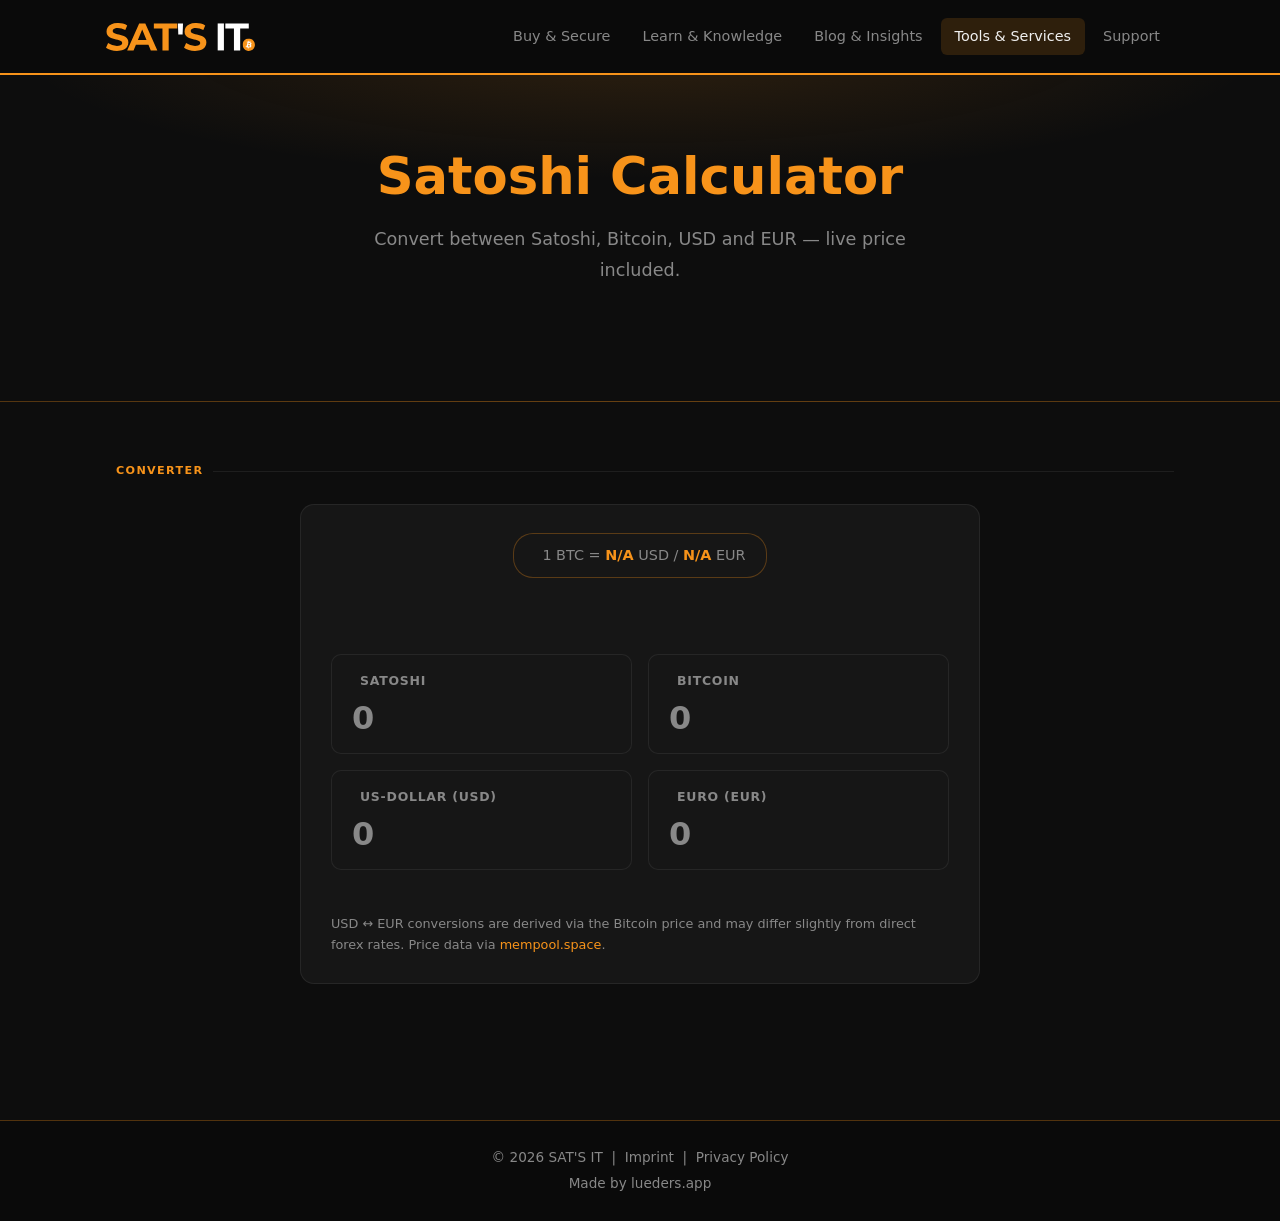
<file: tools/satoshi-calculator/index.html>
<!DOCTYPE html>
<html lang="en">
<head>
    <meta charset="UTF-8">
    <meta name="viewport" content="width=device-width, initial-scale=1.0">
    <meta name="referrer" content="no-referrer">
    <title>Satoshi Calculator – Sat's It</title>
    <meta name="description" content="Convert between Satoshi, Bitcoin, USD and EUR instantly. Live price from mempool.space.">
    <link rel="icon" type="image/svg+xml" href="../../assets/images/bitcoin/Bitcoin.svg">
    <link rel="stylesheet" href="../../css/style.css">
    <link rel="canonical" href="https://sats-it.com/tools/satoshi-calculator/">
    <!-- Open Graph -->
    <meta property="og:type" content="website">
    <meta property="og:url" content="https://sats-it.com/tools/satoshi-calculator/">
    <meta property="og:title" content="Satoshi Calculator – Sat's It">
    <meta property="og:description" content="Convert between Satoshi, Bitcoin, USD and EUR instantly. Live price from mempool.space.">
    <meta property="og:image" content="https://sats-it.com/assets/images/logo/sats-it_logo_v1.webp">
    <meta property="og:site_name" content="Sat's It">
    <!-- Twitter Card -->
    <meta name="twitter:card" content="summary_large_image">
    <meta name="twitter:title" content="Satoshi Calculator – Sat's It">
    <meta name="twitter:description" content="Convert between Satoshi, Bitcoin, USD and EUR instantly. Live price from mempool.space.">
    <meta name="twitter:image" content="https://sats-it.com/assets/images/logo/sats-it_logo_v1.webp">
    <!-- Structured Data -->
    <script type="application/ld+json">
    {
      "@context": "https://schema.org",
      "@type": "WebApplication",
      "name": "Satoshi Calculator",
      "url": "https://sats-it.com/tools/satoshi-calculator/",
      "description": "Convert between Satoshi, Bitcoin, USD and EUR instantly. Live price from mempool.space.",
      "applicationCategory": "FinanceApplication",
      "operatingSystem": "Web",
      "offers": { "@type": "Offer", "price": "0", "priceCurrency": "USD" }
    }
    </script>
    <style>
        .card--calc {
            flex-direction: column;
            align-items: stretch;
            max-width: 680px;
            margin-left: auto;
            margin-right: auto;
        }
        .calc-grid {
            display: grid;
            grid-template-columns: 1fr 1fr;
            gap: 16px;
            margin-top: 28px;
        }
        @media (max-width: 540px) {
            .calc-grid { grid-template-columns: 1fr; }
        }
        .calc-field {
            background: var(--bg-card);
            border: 1px solid var(--border);
            border-radius: 10px;
            padding: 16px 20px;
            transition: border-color .2s;
        }
        .calc-field:focus-within {
            border-color: var(--btc);
        }
        .calc-field label {
            display: flex;
            align-items: center;
            gap: 8px;
            font-size: .78rem;
            font-weight: 600;
            text-transform: uppercase;
            letter-spacing: .06em;
            color: var(--muted);
            margin-bottom: 8px;
        }
        .calc-field label i {
            color: var(--btc);
            font-size: .9rem;
        }
        .calc-field input {
            width: 100%;
            background: transparent;
            border: none;
            outline: none;
            color: var(--text);
            font-size: 2rem;
            font-weight: 700;
            font-family: inherit;
        }
        .calc-field input::placeholder { color: var(--muted); }
        .price-badge {
            display: inline-flex;
            justify-content: center;
            align-items: center;
            gap: 8px;
            background: var(--bg-card);
            border: 1px solid var(--border-btc);
            border-radius: 20px;
            padding: 10px 20px;
            font-size: .9rem;
            color: var(--muted);
            margin-bottom: 24px;
            align-self: center;
            white-space: nowrap;
        }
        .price-badge i { color: var(--btc); flex-shrink: 0; }
        .price-badge .price-text { color: var(--muted); white-space: normal; }
        .price-badge .price-text .val { color: var(--btc); font-weight: 600; }
        @media (max-width: 480px) {
            .price-badge {
                white-space: normal;
                text-align: center;
                flex-wrap: wrap;
                font-size: .82rem;
                padding: 8px 14px;
            }
        }
        .calc-note {
            margin-top: 20px;
            font-size: .8rem;
            color: var(--muted);
        }
    </style>
</head>
<body>

<header>
    <div class="container">
        <div class="site-title">
            <a href="../../index.html">
                <img src="../../assets/images/logo/sats-it_logo_v1.svg" alt="Sat's It">
            </a>
        </div>
        <button class="nav-toggle" aria-label="Toggle navigation" aria-expanded="false">
            <span></span><span></span><span></span>
        </button>
        <nav id="main-nav">
            <ul>
                <li><a href="/buy-secure">Buy &amp; Secure</a></li>
                <li><a href="/learn">Learn &amp; Knowledge</a></li>
                <li><a href="/blog">Blog &amp; Insights</a></li>
                <li><a href="/tools" class="active">Tools &amp; Services</a></li>
                <li><a href="/support">Support</a></li>
            </ul>
        </nav>
    </div>
</header>

<main>
    <section class="hero">
        <div class="container">
            <h1>Satoshi Calculator</h1>
            <p class="hero-sub">
                Convert between Satoshi, Bitcoin, USD and EUR — live price included.
            </p>
        </div>
    </section>

    <section class="projects">
        <div class="container">
            <div class="section-label orange">
                <i class="fas fa-calculator"></i> Converter
            </div>

            <div class="card card--calc" style="margin-top: 24px; margin-bottom: 56px;">

                <div class="price-badge">
                    <i class="fas fa-satellite-dish"></i>
                    <span class="price-text">1 BTC = <span class="val" id="price-usd">…</span> USD / <span class="val" id="price-eur">…</span> EUR</span>
                </div>

                <div class="calc-grid">
                    <div class="calc-field">
                        <label><i class="fas fa-circle"></i> Satoshi</label>
                        <input id="inp-sat" type="number" min="0" placeholder="0" inputmode="decimal">
                    </div>
                    <div class="calc-field">
                        <label><i class="fab fa-bitcoin"></i> Bitcoin</label>
                        <input id="inp-btc" type="number" min="0" placeholder="0" inputmode="decimal">
                    </div>
                    <div class="calc-field">
                        <label><i class="fas fa-dollar-sign"></i> US-Dollar (USD)</label>
                        <input id="inp-usd" type="number" min="0" placeholder="0" inputmode="decimal">
                    </div>
                    <div class="calc-field">
                        <label><i class="fas fa-euro-sign"></i> Euro (EUR)</label>
                        <input id="inp-eur" type="number" min="0" placeholder="0" inputmode="decimal">
                    </div>
                </div>

                <p class="calc-note">
                    <i class="fas fa-info-circle"></i>
                    USD ↔ EUR conversions are derived via the Bitcoin price and may differ slightly from direct forex rates.
                    Price data via <a href="https://mempool.space" target="_blank" rel="noopener noreferrer">mempool.space</a>.
                </p>

            </div>
        </div>
    </section>
</main>

<footer>
    <div class="container">
        <p>
            &copy; 2026 SAT'S IT &nbsp;|&nbsp;
            <a href="https://legal.lueders.solutions/en/imprint/" target="_blank" rel="noopener noreferrer">Imprint</a>
            &nbsp;|&nbsp;
            <a href="https://legal.lueders.solutions/en/privacy/web-sats-it/" target="_blank" rel="noopener noreferrer">Privacy Policy</a>
        </p>
        <p>Made by <a href="https://lueders.app" target="_blank" rel="noopener noreferrer">lueders.app</a></p>
    </div>
</footer>

<script src="../../js/nav.js"></script>
<script>
(function () {
    var btcUsd = null, btcEur = null;

    var inpSat = document.getElementById('inp-sat');
    var inpBtc = document.getElementById('inp-btc');
    var inpUsd = document.getElementById('inp-usd');
    var inpEur = document.getElementById('inp-eur');
    var elUsd  = document.getElementById('price-usd');
    var elEur  = document.getElementById('price-eur');

    function fmt(n, decimals) {
        if (n === null || isNaN(n)) return '';
        return parseFloat(n.toFixed(decimals)).toString();
    }

    function updateFrom(source) {
        if (btcUsd === null) return;
        var val = parseFloat(source.value);
        if (isNaN(val) || source.value === '') {
            [inpSat, inpBtc, inpUsd, inpEur].forEach(function(el) {
                if (el !== source) el.value = '';
            });
            return;
        }
        var btc;
        if (source === inpSat) btc = val / 1e8;
        else if (source === inpBtc) btc = val;
        else if (source === inpUsd) btc = val / btcUsd;
        else if (source === inpEur) btc = val / btcEur;

        if (source !== inpSat) inpSat.value = fmt(btc * 1e8, 0);
        if (source !== inpBtc) inpBtc.value = fmt(btc, 8);
        if (source !== inpUsd) inpUsd.value = fmt(btc * btcUsd, 2);
        if (source !== inpEur) inpEur.value = fmt(btc * btcEur, 2);
    }

    [inpSat, inpBtc, inpUsd, inpEur].forEach(function(el) {
        el.addEventListener('input', function() { updateFrom(el); });
    });

    function fetchPrice() {
        fetch('https://mempool.space/api/v1/prices')
            .then(function(r) { return r.ok ? r.json() : Promise.reject(r.status); })
            .then(function(d) {
                btcUsd = d.USD;
                btcEur = d.EUR;
                elUsd.textContent = btcUsd.toLocaleString('en-US', {minimumFractionDigits: 2, maximumFractionDigits: 2});
                elEur.textContent = btcEur.toLocaleString('de-DE', {minimumFractionDigits: 2, maximumFractionDigits: 2});
                var active = [inpSat, inpBtc, inpUsd, inpEur].find(function(el) { return el.value !== ''; });
                if (active) updateFrom(active);
            })
            .catch(function() {
                elUsd.textContent = 'N/A';
                elEur.textContent = 'N/A';
            });
    }

    fetchPrice();
    setInterval(fetchPrice, 60000);
})();
</script>

</body>
</html>
</file>
<file: css/style.css>
/* ── Bitcoin-orange design system ─────────────────────────────────────── */
:root {
    --btc:        #f7931a;   /* Bitcoin orange */
    --btc-deep:   #c96e00;
    --btc-glow:   rgba(247, 147, 26, 0.18);
    --bg:         #0d0d0d;
    --bg-card:    #161616;
    --bg-card-h:  #1e1e1e;
    --bg-header:  #0a0a0a;
    --text:       #f0f0f0;
    --muted:      #888;
    --border:     rgba(255,255,255,0.07);
    --border-btc: rgba(247,147,26,0.3);
}

/* ── Reset ─────────────────────────────────────────────────────────────── */
*, *::before, *::after { box-sizing: border-box; margin: 0; padding: 0; }

body {
    font-family: -apple-system, BlinkMacSystemFont, 'Segoe UI', system-ui,
                 'Helvetica Neue', Arial, sans-serif;
    background: var(--bg);
    color: var(--text);
    line-height: 1.6;
    -webkit-font-smoothing: antialiased;
}

a { color: var(--btc); text-decoration: none; transition: color .2s; }
a:hover { color: #ffd700; }
ul { list-style: none; }

.container {
    width: 90%;
    max-width: 1100px;
    margin: 0 auto;
    padding: 0 16px;
}

/* ── Header ────────────────────────────────────────────────────────────── */
header {
    background: var(--bg-header);
    border-bottom: 2px solid var(--btc);
    padding: 18px 0;
    position: sticky;
    top: 0;
    z-index: 100;
}

header .container {
    display: flex;
    align-items: center;
    justify-content: space-between;
    gap: 12px;
    flex-wrap: wrap;
}

.site-title {
    font-size: 1.5rem;
    font-weight: 900;
    letter-spacing: .04em;
    text-transform: uppercase;
    color: var(--text);
    display: flex;
    align-items: center;
    gap: 10px;
}

.site-title img {
    height: 28px;
    width: auto;
    display: block;
}

.site-title a {
    display: flex;
    align-items: center;
    line-height: 0;
}

nav ul {
    display: flex;
    gap: 4px;
}

nav ul li a {
    color: var(--muted);
    font-weight: 500;
    padding: 7px 14px;
    border-radius: 6px;
    display: block;
    font-size: .9rem;
    transition: color .2s, background .2s;
}

nav ul li a:hover,
nav ul li a.active {
    color: var(--text);
    background: rgba(247,147,26,.15);
}

/* Hamburger */
.nav-toggle {
    display: none;
    flex-direction: column;
    justify-content: space-between;
    width: 26px; height: 18px;
    background: none; border: none; cursor: pointer;
}
.nav-toggle span {
    display: block; height: 2px;
    background: var(--text); border-radius: 2px;
    transition: all .25s;
    transform-origin: center;
}
.nav-toggle[aria-expanded="true"] span:nth-child(1) { transform: translateY(8px) rotate(45deg); }
.nav-toggle[aria-expanded="true"] span:nth-child(2) { opacity: 0; }
.nav-toggle[aria-expanded="true"] span:nth-child(3) { transform: translateY(-8px) rotate(-45deg); }

@media (max-width: 640px) {
    .nav-toggle { display: flex; }
    #main-nav { display: none; width: 100%; order: 3; }
    #main-nav.open { display: block; }
    #main-nav ul { flex-direction: column; padding: 8px 0; }
}

/* ── Hero ───────────────────────────────────────────────────────────────── */
.hero {
    padding: 72px 0 80px;
    text-align: center;
    background:
        radial-gradient(ellipse 70% 60% at 50% -10%, rgba(247,147,26,.14) 0%, transparent 70%),
        var(--bg);
    border-bottom: 1px solid var(--border-btc);
}

.hero-logo {
    display: block;
    margin: 0 auto 28px;
    width: clamp(200px, 55vw, 320px);
    height: auto;
    filter: drop-shadow(0 0 24px rgba(247,147,26,.5));
}

.hero h1 {
    font-size: clamp(2rem, 5vw, 3.2rem);
    font-weight: 800;
    line-height: 1.15;
    margin-bottom: 18px;
    color: var(--btc);
}

@media (max-width: 540px) {
    .hero-line--break { display: block; }
}

.hero-sub {
    font-size: 1.1rem;
    color: var(--muted);
    max-width: 600px;
    margin: 0 auto 36px;
    line-height: 1.75;
}

.hero-cta {
    display: flex;
    gap: 14px;
    justify-content: center;
    flex-wrap: wrap;
}

.block-height-badge {
    margin-top: 20px;
    font-size: 0.82rem;
    color: var(--muted);
}
.block-height-badge a {
    color: var(--muted);
    display: inline-flex;
    align-items: center;
    gap: 5px;
    border: 1px solid var(--border);
    border-radius: 20px;
    padding: 4px 12px;
    transition: color .2s, border-color .2s;
}
.block-height-badge a:hover {
    color: var(--btc);
    border-color: var(--border-btc);
}

.btn-primary {
    background: linear-gradient(135deg, var(--btc) 0%, var(--btc-deep) 100%);
    color: #fff;
    padding: 13px 28px;
    border-radius: 8px;
    font-weight: 700;
    font-size: .95rem;
    transition: transform .2s, box-shadow .2s;
    box-shadow: 0 4px 18px rgba(247,147,26,.4);
}
.btn-primary:hover {
    color: #fff;
    transform: translateY(-2px);
    box-shadow: 0 6px 24px rgba(247,147,26,.55);
}

.btn-outline {
    color: var(--btc);
    border: 2px solid var(--btc);
    padding: 11px 26px;
    border-radius: 8px;
    font-weight: 600;
    font-size: .95rem;
    transition: all .2s;
}
.btn-outline:hover {
    background: var(--btc);
    color: #fff;
    transform: translateY(-2px);
}

/* ── Section headings ───────────────────────────────────────────────────── */
.section-label {
    font-size: .7rem;
    text-transform: uppercase;
    letter-spacing: .12em;
    font-weight: 700;
    color: var(--muted);
    display: flex;
    align-items: center;
    gap: 10px;
    margin-bottom: 16px;
}
.section-label::after {
    content: '';
    flex: 1;
    height: 1px;
    background: var(--border);
}
.section-label.orange { color: var(--btc); }

/* ── Projects section ───────────────────────────────────────────────────── */
.projects {
    padding: 60px 0 80px;
}

.projects h2 {
    font-size: 1.7rem;
    font-weight: 700;
    margin-bottom: 8px;
    color: var(--text);
}
.projects > .container > p {
    color: var(--muted);
    margin-bottom: 40px;
    font-size: .95rem;
}

/* ── Project card ───────────────────────────────────────────────────────── */
.card {
    background: var(--bg-card);
    border: 1px solid var(--border);
    border-radius: 14px;
    padding: 28px 30px;
    margin-bottom: 18px;
    display: flex;
    align-items: center;
    justify-content: space-between;
    gap: 24px;
    transition: background .25s, box-shadow .25s, border-color .25s;
}
.card:hover {
    background: var(--bg-card-h);
    border-color: var(--border-btc);
    box-shadow: 0 8px 28px rgba(0,0,0,.35), inset 4px 0 0 var(--btc);
}

.card-body {
    display: flex;
    align-items: center;
    gap: 20px;
    flex: 1;
    min-width: 0;
}

.card-icon {
    font-size: 2rem;
    flex-shrink: 0;
    width: 40px;
    text-align: center;
    background: linear-gradient(135deg, var(--btc) 0%, #ffd700 100%);
    -webkit-background-clip: text;
    -webkit-text-fill-color: transparent;
    background-clip: text;
}

.card-body h3 {
    font-size: 1.15rem;
    font-weight: 700;
    margin-bottom: 5px;
    background: linear-gradient(90deg, var(--btc), #ffd700);
    -webkit-background-clip: text;
    -webkit-text-fill-color: transparent;
    background-clip: text;
    display: inline-block;
}

.card-body h3 a { color: inherit; -webkit-text-fill-color: inherit; }

.card-body p {
    color: var(--muted);
    font-size: .88rem;
    line-height: 1.55;
}

.card-actions {
    display: flex;
    gap: 10px;
    align-items: center;
    flex-shrink: 0;
    flex-wrap: wrap;
}

.store-btn {
    display: inline-block;
    line-height: 0;
    transition: transform .2s, opacity .2s;
}
.store-btn:hover { transform: translateY(-2px); opacity: .85; }

.store-badge { height: 44px; width: auto; display: block; }

.play-btn {
    display: inline-flex;
    align-items: center;
    gap: 8px;
    padding: 10px 18px;
    background: var(--bg-card-h);
    border: 1px solid var(--border);
    border-radius: 7px;
    font-size: .88rem;
    font-weight: 600;
    color: var(--text);
    transition: border-color .2s, background .2s;
}
.play-btn:hover {
    color: var(--text);
    border-color: var(--btc);
    background: rgba(247,147,26,.1);
}

/* ── Legacy card ────────────────────────────────────────────────────────── */
.card--legacy {
    opacity: .72;
    border-color: rgba(255,255,255,.04);
}
.card--legacy:hover { opacity: 1; }

.tag-legacy {
    display: inline-block;
    background: rgba(255,255,255,.08);
    color: var(--muted);
    font-size: .62rem;
    font-weight: 700;
    text-transform: uppercase;
    padding: 2px 7px;
    border-radius: 3px;
    vertical-align: middle;
    margin-left: 8px;
    letter-spacing: .05em;
}

.btn-legacy {
    display: inline-flex;
    align-items: center;
    gap: 8px;
    background: rgba(255,255,255,.06);
    color: var(--muted);
    padding: 9px 15px;
    border-radius: 6px;
    font-size: .85rem;
    font-weight: 500;
    border: 1px solid rgba(255,255,255,.1);
    transition: background .2s, color .2s;
}
.btn-legacy:hover { background: rgba(255,255,255,.12); color: var(--text); }

/* ── Mobile card stacking ───────────────────────────────────────────────── */
@media (max-width: 680px) {
    .card {
        flex-direction: column;
        align-items: flex-start;
    }
    .card-actions { width: 100%; }
}

/* ── Footer ─────────────────────────────────────────────────────────────── */
footer {
    background: var(--bg-header);
    border-top: 1px solid var(--border-btc);
    padding: 24px 0;
    text-align: center;
}

footer p {
    color: var(--muted);
    font-size: .85rem;
    line-height: 1.9;
}

footer a {
    color: var(--muted);
    transition: color .2s;
}
footer a:hover { color: var(--btc); }
</file>
<file: legacy/bitcoin/css/style.css>
/* Bitcoin-Quiz Orange Theme */
:root {
  --bitcoin-orange: #f7931a;
  --bitcoin-dark: #1e1e1e;
  --bitcoin-light: #ffffff;
  --bitcoin-grey: #2b2b2b;
  --bitcoin-border: #444;
  --font-family: 'Segoe UI', Tahoma, Geneva, Verdana, sans-serif;
}

/* App Promotion Banner */
#app-banner {
  background-color: rgba(247, 147, 26, 0.15);
  border-bottom: 1px solid rgba(247, 147, 26, 0.3);
  padding: 8px 15px;
  position: sticky;
  top: 0;
  z-index: 1000;
  backdrop-filter: blur(5px);
}

.banner-content {
  max-width: 1200px;
  margin: 0 auto;
  display: flex;
  align-items: center;
  justify-content: center;
  gap: 15px;
  flex-wrap: nowrap;
  position: relative;
}

.banner-text {
  color: var(--bitcoin-light);
  font-size: 0.9rem;
  font-weight: 500;
}

.banner-badge {
  display: inline-flex;
  align-items: center;
}

.banner-badge img {
  height: 32px;
  width: auto;
  transition: opacity 0.2s ease;
}

.banner-badge:hover img {
  opacity: 0.8;
}

.close-banner {
  background: none;
  border: none;
  color: var(--bitcoin-light);
  font-size: 24px;
  line-height: 1;
  cursor: pointer;
  padding: 0;
  width: 24px;
  height: 24px;
  display: flex;
  align-items: center;
  justify-content: center;
  opacity: 0.7;
  transition: opacity 0.2s ease;
  position: absolute;
  right: 15px;
}

.close-banner:hover {
  opacity: 1;
  background: none;
}

@media (max-width: 600px) {
  .banner-content {
    gap: 10px;
    padding: 5px 40px 5px 15px;
    flex-wrap: wrap;
  }
  
  .banner-text {
    font-size: 0.8rem;
    text-align: center;
    flex: 1 1 100%;
  }
  
  .banner-badge {
    margin: 0 auto;
  }
  
  .banner-badge img {
    height: 28px;
  }
  
  .close-banner {
    right: 10px;
  }
}

html, body {
  max-width: 100%;
  overflow-x: hidden;
  box-sizing: border-box;
}

*, *::before, *::after {
  box-sizing: inherit;
}

body {
  margin: 0;
  padding: 0;
  background-color: var(--bitcoin-dark);
  color: var(--bitcoin-light);
  font-family: var(--font-family);
  min-height: 100vh;
}

.main-wrapper {
  display: flex;
  flex-direction: column;
  min-height: 100vh;
}

.container {
  flex: 1;
  margin: 40px auto 0 auto;
  background-color: var(--bitcoin-grey);
  border-radius: 16px;
  padding: 30px;
  width: 90%;
  max-width: 700px;
  box-shadow: 0 0 20px rgba(0, 0, 0, 0.6);
  border: 1px solid var(--bitcoin-border);
}

h1, h2, h3 {
  color: var(--bitcoin-orange);
  text-align: center;
}

label {
  display: block;
  margin-top: 20px;
  font-weight: bold;
  color: var(--bitcoin-light);
}

select, button {
  width: 100%;
  padding: 10px;
  margin-top: 10px;
  background-color: var(--bitcoin-orange);
  border: none;
  border-radius: 8px;
  color: var(--bitcoin-dark);
  font-weight: bold;
  cursor: pointer;
  font-size: 1rem;
  transition: background-color 0.2s ease;
}

select {
  background-color: var(--bitcoin-light);
  color: var(--bitcoin-dark);
}

button:hover {
  background-color: #e67e00;
}

#question-container {
  margin-top: 20px;
}

#answers button {
  margin-bottom: 10px;
  background-color: #333;
  color: white;
  border: 1px solid var(--bitcoin-border);
}

#answers button.correct {
  background-color: #2ecc71;
}

#answers button.incorrect {
  background-color: #e74c3c;
}

#result {
  margin-top: 20px;
  padding: 15px;
  background-color: #222;
  border: 1px solid var(--bitcoin-orange);
  border-radius: 10px;
  font-size: 1.2rem;
  color: var(--bitcoin-orange);
  text-align: center;
}

.progress {
  margin-top: 20px;
  height: 10px;
  width: 100%;
  background-color: #555;
  border-radius: 5px;
  overflow: hidden;
}

.progress-bar {
  height: 100%;
  background-color: var(--bitcoin-orange);
  width: 0%;
  transition: width 0.3s ease;
}

footer {
  text-align: center;
  color: #888;
  padding: 1em;
  font-size: 0.8rem;
}

footer a {
  color: var(--bitcoin-orange);
  text-decoration: none;
  margin: 0 0.5em;
  display: inline-block;
}

.quiz-logo {
  display: block;
  margin: 0 auto 10px auto; /* zentriert + Abstand nach unten */
  max-width: 100px;         /* je nach Geschmack */
  height: auto;
}

.bitcoin-donate-button {
  display: inline-block;
  background: linear-gradient(45deg, #f7931a, #ffad33);
  color: white;
  font-weight: bold;
  padding: 12px 24px;
  border-radius: 8px;
  text-decoration: none;
  transition: all 0.3s ease;
  box-shadow: 0 4px 6px rgba(0, 0, 0, 0.1);
  margin: 10px 0;
}

.bitcoin-donate-button {
  display: inline-block;
  background: linear-gradient(45deg, #f7931a, #ffad33);
  color: white;
  font-weight: bold;
  padding: 12px 24px;
  border-radius: 8px;
  text-decoration: none;
  transition: all 0.3s ease;
  box-shadow: 0 4px 6px rgba(0, 0, 0, 0.1);
  margin: 10px 0;
  font-size: 16px; /* Increased from 14px */
}

.bitcoin-donate-button:hover {
  transform: translateY(-2px);
  box-shadow: 0 6px 8px rgba(0, 0, 0, 0.15);
  background: linear-gradient(45deg, #ffad33, #f7931a);
}

.tagline {
    text-align: center;
    font-size: 1.1rem; /* von 0.9rem auf 1.1rem erhöht */
    color: white;
    margin-top: -10px;
    margin-bottom: 20px;
}

/* Styling für Ergebnisbilder */
.result-image {
  text-align: center;
  margin: 20px 0;
}

.result-image img {
  max-width: 50%;
  height: auto;
  border-radius: 0;
  box-shadow: none;
}

/* Styling für das Intro-Bild */
#intro-image {
  text-align: center;
  margin: 20px 0;
}

.intro-image {
  max-width: 75%;
  height: auto;
  border-radius: 0;
  box-shadow: none
}

/* GitHub-Link Styling */
.github-link {
  color: var(--bitcoin-orange);
  text-decoration: none;
  display: inline-flex;
  align-items: center;
  transition: transform 0.2s ease;
}

.github-link:hover {
  transform: translateY(-2px);
}

.github-link svg {
  fill: var(--bitcoin-orange);
  transition: fill 0.2s ease;
}

.github-link:hover svg {
  fill: #ffad33;
}

/* Utility Classes */
.hidden {
  display: none;
}

/* Footer Styles */
.footer-badge {
  margin-bottom: 15px;
}

.footer-github {
  margin-top: 10px;
}

.play-badge {
  height: 50px;
}

.github-icon {
  vertical-align: text-bottom;
  margin-right: 5px;
}
</file>
